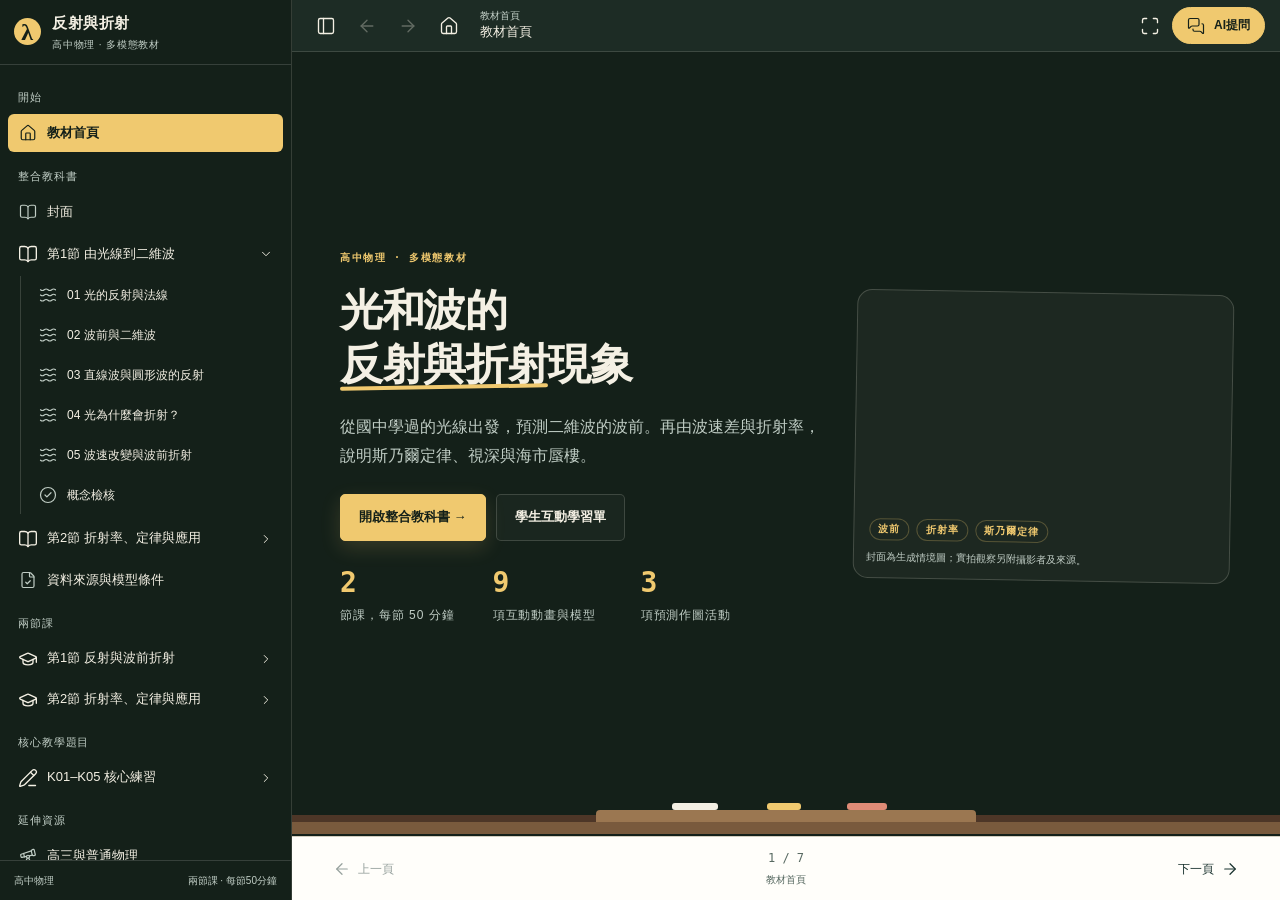
<file: index.html>
<!doctype html><html lang="zh-Hant"><head><meta charset="utf-8"><meta name="viewport" content="width=device-width,initial-scale=1"><title>光的反射與折射｜教材入口</title><meta http-equiv="refresh" content="0;url=網站/教材入口.html"><script>location.replace('網站/教材入口.html'+location.hash);</script></head><body><a href="網站/教材入口.html">開啟光的反射與折射教材</a></body></html>
</file>
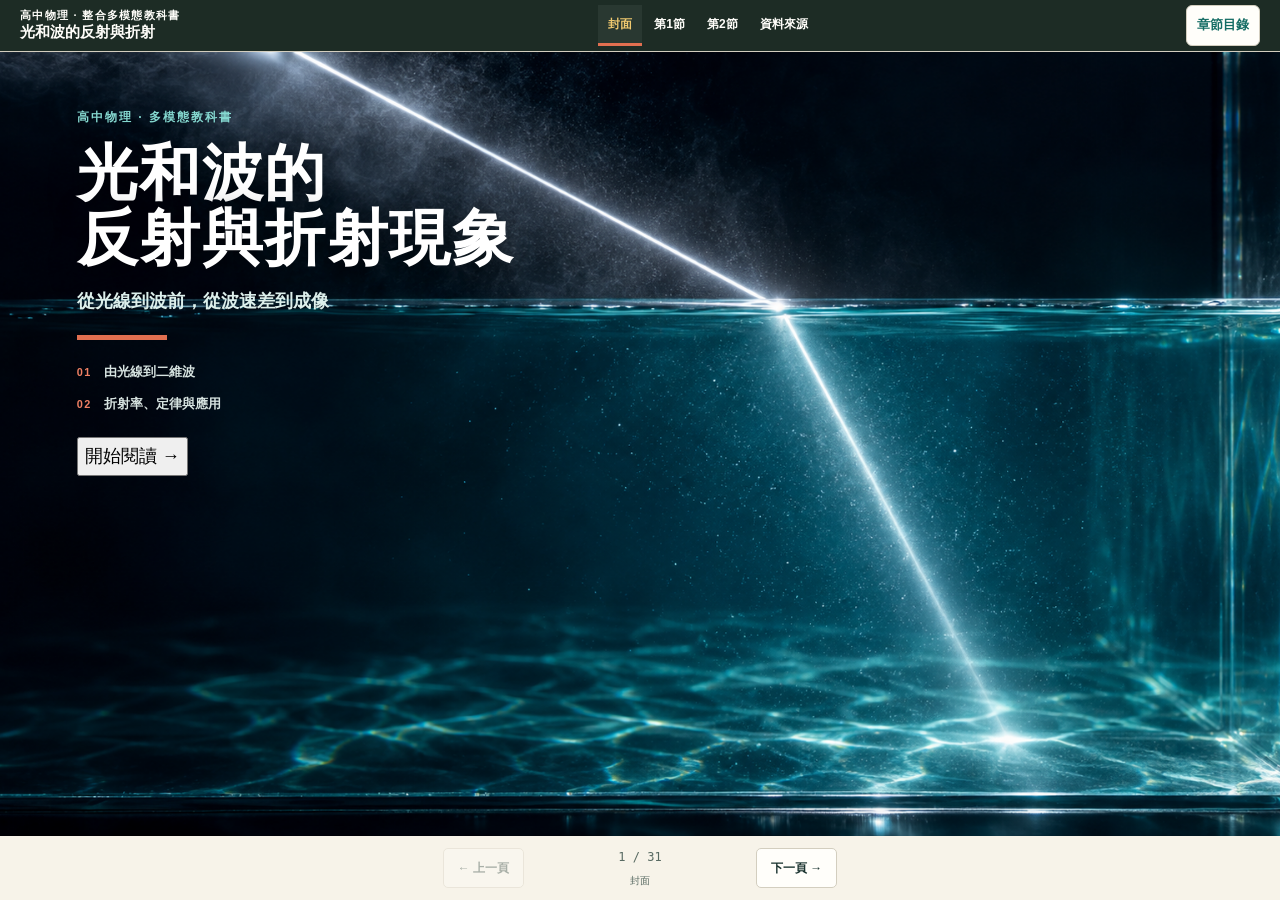
<file: 網站/index.html>
<!doctype html>
<html lang="zh-Hant"><head><meta charset="utf-8"><meta name="viewport" content="width=device-width,initial-scale=1"><title>光和波的反射與折射現象</title><link rel="stylesheet" href="assets/book-reference.css?v=forest-11"><link rel="stylesheet" href="assets/model-ui.css?v=forest-11"><link rel="stylesheet" href="assets/extension.css?v=forest-11"><link rel="stylesheet" href="assets/guided-layout.css?v=forest-11"><link rel="stylesheet" href="assets/screen-book.css?v=forest-11"><link rel="icon" href="[data-uri]"><link rel="stylesheet" href="assets/template-content.css?v=forest-11"><link rel="stylesheet" href="assets/concept-check.css?v=forest-11"><script src="assets/template-bridge.js?v=forest-11" defer></script></head><body data-mode="book"><script src="assets/data.js?v=forest-11"></script><script src="assets/photos.js?v=forest-11"></script><script src="assets/physics.js?v=forest-11"></script><script src="assets/reflection.js?v=forest-11"></script><script src="assets/simulations.js?v=forest-11"></script><script src="assets/lesson-layout.js?v=forest-11"></script><script src="assets/concept-check.js?v=forest-11"></script><script src="assets/screen-book.js?v=forest-11"></script><script src="assets/app.js?v=forest-11"></script></body></html>
</file>
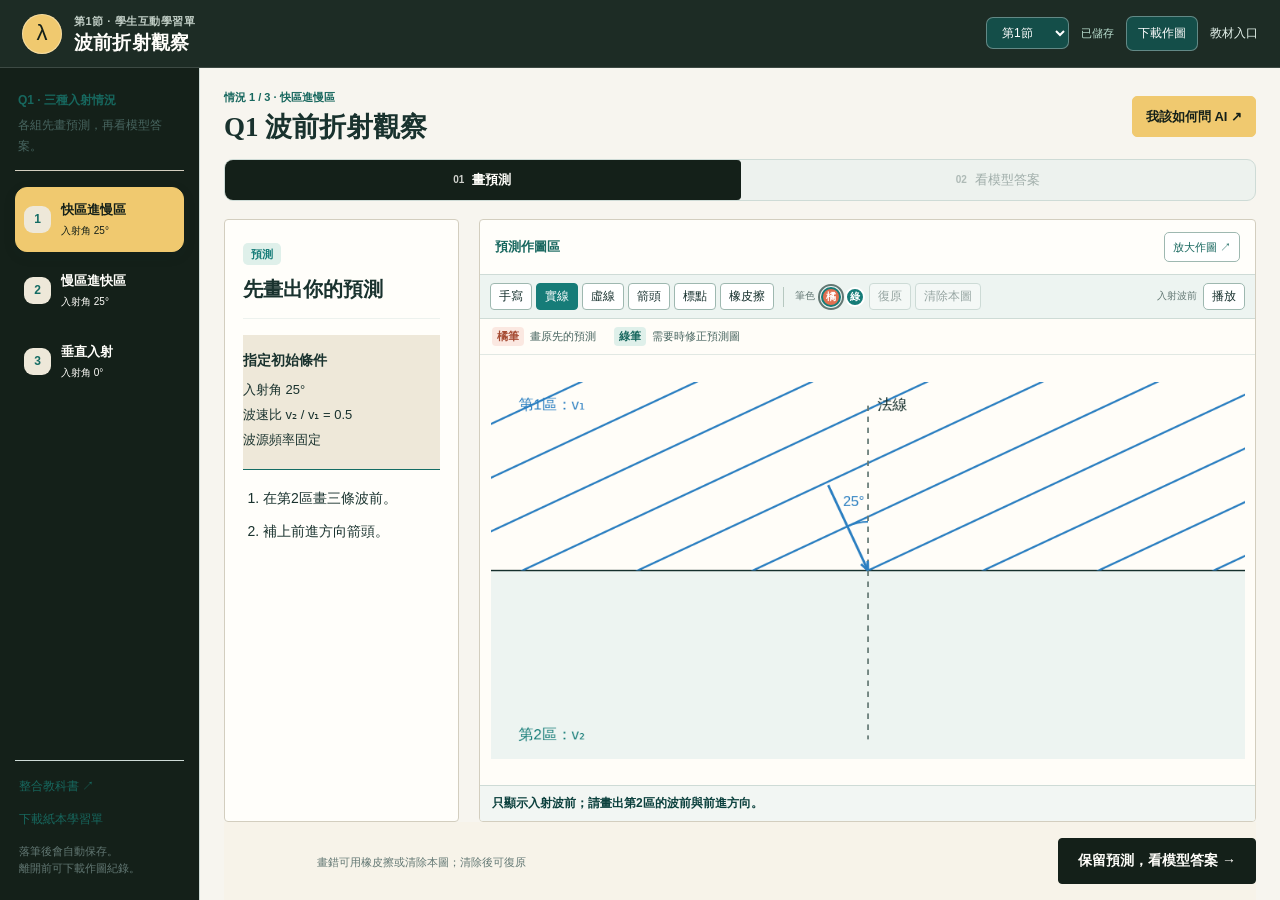
<file: 網站/學生探究.html>
<!doctype html>
<html lang="zh-Hant"><head><meta charset="utf-8"><meta name="viewport" content="width=device-width,initial-scale=1"><title>光的反射與折射｜學生互動學習單</title><link rel="stylesheet" href="assets/classroom-reference.css?v=forest-11"><link rel="stylesheet" href="assets/model-ui.css?v=forest-11"><link rel="stylesheet" href="assets/classroom.css?v=forest-11"><link rel="icon" href="[data-uri]"><link rel="stylesheet" href="assets/template-content.css?v=forest-11"><script src="assets/template-bridge.js?v=forest-11" defer></script></head><body data-mode="student"><script src="assets/data.js?v=forest-11"></script><script src="assets/photos.js?v=forest-11"></script><script src="assets/physics.js?v=forest-11"></script><script src="assets/reflection.js?v=forest-11"></script><script src="assets/simulations.js?v=forest-11"></script><script src="assets/lesson-layout.js?v=forest-11"></script><script src="assets/drawing.js?v=forest-11"></script><script src="assets/classroom.js?v=forest-11"></script><script src="assets/projection.js?v=forest-11"></script><script src="assets/app.js?v=forest-11"></script></body></html>
</file>
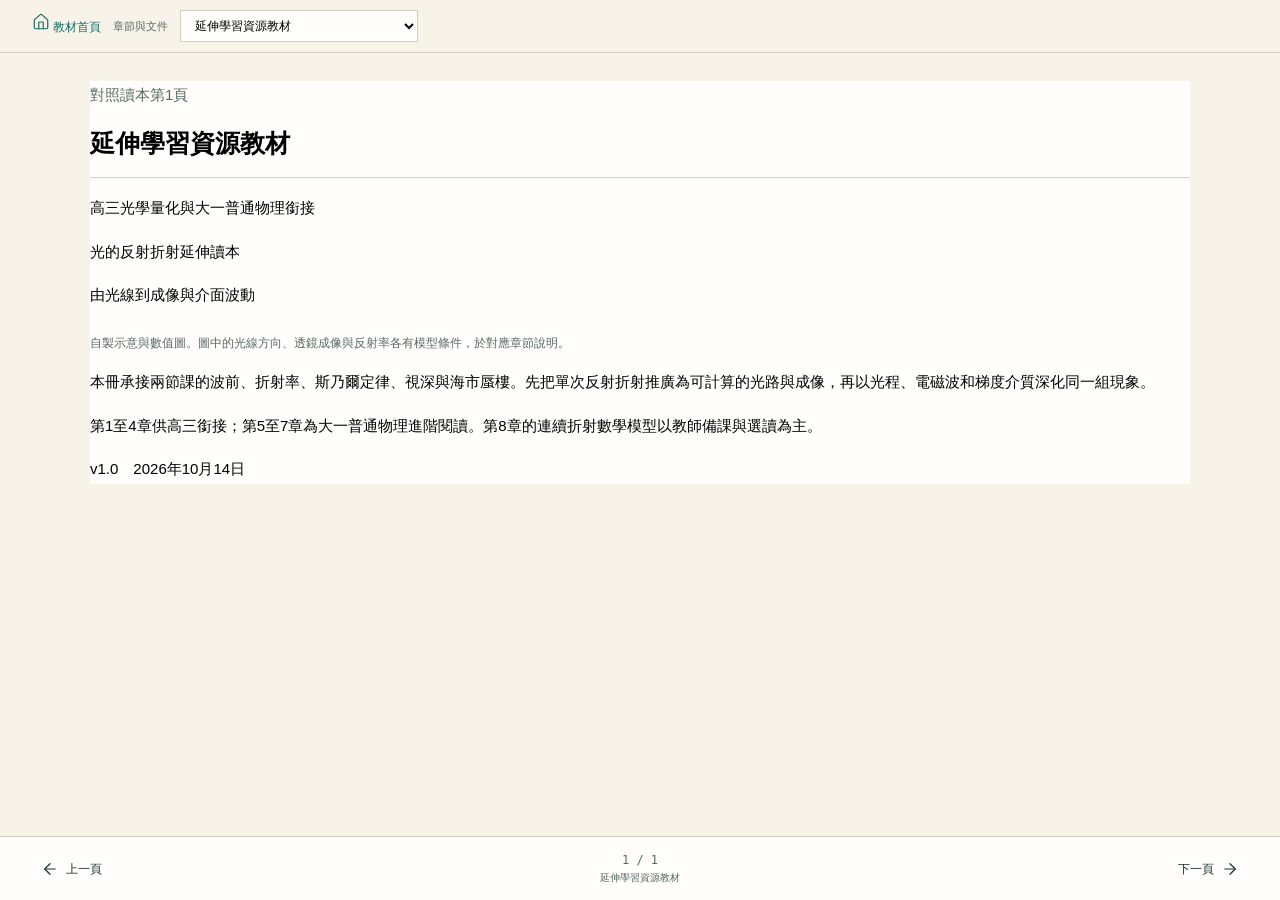
<file: 網站/延伸資源.html>
<!doctype html>
<html lang="zh-Hant"><head><meta charset="utf-8"><meta name="viewport" content="width=device-width,initial-scale=1"><title>光的反射折射｜延伸資源</title><meta name="description" content="與紙本同步的高三及普通物理延伸閱讀，含八章、公式、自製圖、11項自我檢核與跨年段資源規劃表。"><link rel="stylesheet" href="assets/extension.css?v=forest-11"><link rel="stylesheet" href="assets/template-content.css?v=forest-11"><script src="assets/template-bridge.js?v=forest-11" defer></script><script src="assets/lucide.min.js?v=forest-11" defer></script><script src="assets/template-page-flow.js?v=forest-11" defer></script><script src="assets/template-documents.js?v=forest-11" defer></script></head><body><a class="skip-link" href="#reader">跳到閱讀內容</a><header class="resource-header"><a href="%E6%95%99%E6%9D%90%E5%85%A5%E5%8F%A3.html#extension">← 教材入口</a><nav aria-label="資源導覽"><a href="index.html">整合教科書</a><a href="#reader">延伸學習資源教材</a></nav></header><div class="resource-shell"><aside class="contents"><details open><summary>章節目錄</summary><ol><li><a href="#section-1">延伸學習資源教材</a></li><li><a href="#section-2">閱讀起點與三階段學習進程</a></li><li><a href="#section-3">第一章 全反射的條件與臨界角</a></li><li><a href="#section-4">第一章續 光纖的入射範圍</a></li><li><a href="#section-5">第二章 平行玻璃板與稜鏡光路</a></li><li><a href="#section-6">第二章續 色散與不同波長的偏向</a></li><li><a href="#section-7">第三章 由反射定律到球面鏡成像</a></li><li><a href="#section-8">第四章 薄透鏡的作圖與量化</a></li><li><a href="#section-9">第四章續 製鏡者公式與光學儀器</a></li><li><a href="#section-10">第五章 光程與費馬原理的微分推導</a></li><li><a href="#section-11">第五章續 波前相位匹配與群速度</a></li><li><a href="#section-12">第六章 介面如何分配反射與透射能量</a></li><li><a href="#section-13">第六章續 反射相位接到薄膜干涉</a></li><li><a href="#section-14">第七章 偏振反射與布儒斯特角</a></li><li><a href="#section-15">第八章 由連續折射到梯度光路</a></li><li><a href="#section-16">第八章續 影像判讀與折射率量測</a></li><li><a href="#section-17">附錄A 公式用途與適用邊界</a></li><li><a href="#section-18">附錄B 高三延伸閱讀與操作資源</a></li><li><a href="#section-19">附錄B續 普物進階閱讀與來源</a></li><li><a href="#section-20">附錄C 自我檢核參考與學習證據</a></li></ol></details></aside><main><div class="resource-title"><p>光的反射折射 · 高三與普通物理</p><h1>延伸資源</h1><p>第1至4章供高三銜接，第5至7章為普通物理進階閱讀；第8章梯度數學模型供教師備課與選讀。課後閱讀或另排時間使用。</p></div><article id="reader"><section class="chapter" id="section-1" aria-labelledby="heading-1"><p class="paper-page">對照讀本第1頁</p><h2 id="heading-1">延伸學習資源教材</h2><p>高三光學量化與大一普通物理銜接</p><p>光的反射折射延伸讀本</p><p>由光線到成像與介面波動</p><figure><img loading="lazy" src="assets/%E5%BB%B6%E4%BC%B8%E8%B3%87%E6%BA%90/cover.svg" alt="自製示意與數值圖。圖中的光線方向、透鏡成像與反射率各有模型條件，於對應章節說明。"><figcaption>自製示意與數值圖。圖中的光線方向、透鏡成像與反射率各有模型條件，於對應章節說明。</figcaption></figure><p>本冊承接兩節課的波前、折射率、斯乃爾定律、視深與海市蜃樓。先把單次反射折射推廣為可計算的光路與成像，再以光程、電磁波和梯度介質深化同一組現象。</p><p>第1至4章供高三銜接；第5至7章為大一普通物理進階閱讀。第8章的連續折射數學模型以教師備課與選讀為主。</p><p>v1.0　2026年10月14日</p></section><section class="chapter" id="section-2" aria-labelledby="heading-2"><p class="paper-page">對照讀本第2頁</p><h2 id="heading-2">閱讀起點與三階段學習進程</h2><p>原教材已用波前幾何得到完整斯乃爾定律，也處理視深與連續折射。讀本因此從既有定律出發，不重複完整課堂推導；新增重點是臨界條件、多介面光路、成像量化，以及介面如何分配能量與改變相位。</p><div class="table-scroll" tabindex="0" role="region" aria-label="對照表"><table><thead><tr><th scope="col">階段</th><th scope="col">已會或新增的能力</th><th scope="col">數學與範圍</th></tr></thead><tbody><tr><td>目前兩節課</td><td>辨認波前與方向；由波速差說明折射；用入眼光路解釋視深和蜃景。</td><td>三角比與波前幾何；已會n=c/v及斯乃爾定律。</td></tr><tr><td>高三銜接 本冊第1至4章</td><td>計算臨界角、稜鏡偏向、鏡面與透鏡像距；用作圖檢查實像與虛像。</td><td>三角比、相似三角形與代數；近軸成像。</td></tr><tr><td>普物進階 第5至8章</td><td>以光程駐值與相位匹配重建定律；區分振幅與能量；閱讀偏振及梯度模型。</td><td>微分、電磁波；第8章的微分方程與數值法為選讀。</td></tr></tbody></table></div><h3>符號與閱讀路線</h3><div class="equation"><math xmlns="http://www.w3.org/1998/Math/MathML" display="block"><mrow><mtext>n=</mtext><mfrac><mrow><mtext>c</mtext></mrow><mrow><msub><mrow><mtext>v</mtext></mrow><mrow><mtext>p</mtext></mrow></msub></mrow></mfrac><mtext>；</mtext><msub><mrow><mtext>v</mtext></mrow><mrow><mtext>p</mtext></mrow></msub><mtext>=νλ；</mtext><msub><mrow><mtext>n</mtext></mrow><mrow><mtext>1</mtext></mrow></msub><mtext>sin </mtext><msub><mrow><mtext>θ</mtext></mrow><mrow><mtext>1</mtext></mrow></msub><mtext>=</mtext><msub><mrow><mtext>n</mtext></mrow><mrow><mtext>2</mtext></mrow></msub><mtext>sin </mtext><msub><mrow><mtext>θ</mtext></mrow><mrow><mtext>2</mtext></mrow></msub></mrow></math></div><p class="condition">ν是頻率，λ₀是真空波長，λ是介質中的波長。所有介面角度均由光線與當地法線量取。</p><p>本冊第3、4章以s表示物距、s′表示像距、f表示焦距。實物s&gt;0；實像s′&gt;0、虛像s′&lt;0；會聚元件f&gt;0、發散元件f&lt;0。本冊採實正虛負約定，並在鏡與透鏡兩章分別交代像所在一側。</p><p>若只做高中延伸，可讀第1至4章並操作H1、H2資源。想理解光學為何同時需要光線和波，可再讀第5至7章。第8章從原本的蜃景模型往數學延伸，不列為原課堂兩節的必答內容。</p></section><section class="chapter" id="section-3" aria-labelledby="heading-3"><p class="paper-page">對照讀本第3頁</p><h2 id="heading-3">第一章 全反射的條件與臨界角</h2><h3>1 1 從斯乃爾定律看折射的邊界</h3><p>光由較大折射率的介質進入較小折射率的介質時，折射角比入射角大。逐漸增加入射角，折射光會逐漸貼近界面；折射角達90°時的入射角稱為臨界角。反射光在這些情況下都仍遵守反射定律。</p><div class="equation"><math xmlns="http://www.w3.org/1998/Math/MathML" display="block"><mrow><msub><mrow><mtext>θ</mtext></mrow><mrow><mtext>c</mtext></mrow></msub><mtext>=</mtext><msup><mrow><mtext>sin</mtext></mrow><mrow><mtext>−1</mtext></mrow></msup><mtext>(</mtext><mfrac><mrow><msub><mrow><mtext>n</mtext></mrow><mrow><mtext>2</mtext></mrow></msub></mrow><mrow><msub><mrow><mtext>n</mtext></mrow><mrow><mtext>1</mtext></mrow></msub></mrow></mfrac><mtext>)</mtext></mrow></math></div><p class="condition">成立條件為n₁&gt;n₂。θ₁=θc是臨界狀態；θ₁&gt;θc才稱為全反射。</p><figure><img loading="lazy" src="assets/%E5%BB%B6%E4%BC%B8%E8%B3%87%E6%BA%90/tir.svg" alt="圖1　玻璃1.50進空氣1.00：由30°折射、41.8°臨界狀態到50°全反射。各角度均以虛線法線為準；線條粗細不代表光強。"><figcaption>圖1　玻璃1.50進空氣1.00：由30°折射、41.8°臨界狀態到50°全反射。各角度均以虛線法線為準；線條粗細不代表光強。</figcaption></figure><h3>1 2 數值例與方向檢查</h3><p>取n₁=1.50、n₂=1.00，臨界角為arcsin(1/1.50)≈41.8°。入射角30°時折射角約48.6°；入射角50°時，由斯乃爾式算出的sinθ₂約1.15，表示此時不存在普通的傳播折射光線，不能繼續把它送進反正弦求角度。</p><p>全反射也需要先確認介質順序。空氣射入玻璃時，n₁&lt;n₂，角度再大也不滿足這個條件。兩個必要判斷是「由高n往低n」以及「入射角超過該介面的臨界角」。</p><p>自我檢核1　水1.33進空氣1.00，入射角45°與55°何者全反射？請先算臨界角，再作圖。答案見附錄C。</p><a class="answer-link" href="#section-20">查看參考答案 →</a><p>連到普物　第6章會補充：全反射時低n側仍存在靠近界面的倏逝場。高中光線圖沒有畫透射光線，不等於那側的電磁場處處為零。閱讀資源H1與H3。</p></section><section class="chapter" id="section-4" aria-labelledby="heading-4"><p class="paper-page">對照讀本第4頁</p><h2 id="heading-4">第一章續 光纖的入射範圍</h2><h3>1 3 由界面角換成入口角</h3><p>階躍型光纖用較高n的纖芯與較低n的包覆層，把符合條件的光留在纖芯內。先考慮通過纖維軸的理想子午光線：它在芯內與軸夾角α，在芯與包覆層界面相對法線的入射角則為90°−α。這兩個角不能混用。</p><div class="equation"><math xmlns="http://www.w3.org/1998/Math/MathML" display="block"><mrow><msub><mrow><mtext>α</mtext></mrow><mrow><mtext>max</mtext></mrow></msub><mtext>=90°−</mtext><msub><mrow><mtext>θ</mtext></mrow><mrow><mtext>c</mtext></mrow></msub><mtext>；</mtext><msub><mrow><mtext>n</mtext></mrow><mrow><mtext>0</mtext></mrow></msub><mtext> sin </mtext><msub><mrow><mtext>θ</mtext></mrow><mrow><mtext>a</mtext></mrow></msub><mtext>=</mtext><msub><mrow><mtext>n</mtext></mrow><mrow><mtext>core</mtext></mrow></msub><mtext> sin α</mtext></mrow></math></div><p class="condition">θc由纖芯到包覆層的折射率比求出；入口外介質的n₀須另列。</p><p>入口的斯乃爾式是n₀ sinθa=ncore sinα。把界面的全反射條件代入入口關係，得到最大收光半角θa,max，並定義數值孔徑NA。</p><div class="equation"><math xmlns="http://www.w3.org/1998/Math/MathML" display="block"><mrow><mtext>NA=</mtext><msub><mrow><mtext>n</mtext></mrow><mrow><mtext>0</mtext></mrow></msub><mtext> sin </mtext><msub><mrow><mtext>θ</mtext></mrow><mrow><mtext>a,max</mtext></mrow></msub><mtext>=</mtext><msqrt><mrow><msup><mrow><msub><mrow><mtext>n</mtext></mrow><mrow><mtext>core</mtext></mrow></msub></mrow><mrow><mtext>2</mtext></mrow></msup><mtext>−</mtext><msup><mrow><msub><mrow><mtext>n</mtext></mrow><mrow><mtext>clad</mtext></mrow></msub></mrow><mrow><mtext>2</mtext></mrow></msup></mrow></msqrt></mrow></math></div><p class="condition">此式限階躍型、理想子午光線與平坦垂直端面；θa由光纖軸量取。</p><h3>1 4 數值例與真實光纖的限制</h3><p>設ncore=1.48、nclad=1.46、入口為空氣n₀=1.00。芯與包覆層的臨界角約80.6°，芯內α最大約9.4°。NA=√(1.48²−1.46²)≈0.242，故外部收光半角約14.0°；完整收光錐的頂角約28.0°。</p><div class="table-scroll" tabindex="0" role="region" aria-label="對照表"><table><thead><tr><th scope="col">角度</th><th scope="col">量取基準</th><th scope="col">本例</th></tr></thead><tbody><tr><td>θc</td><td>芯與包覆層的法線</td><td>約80.6°</td></tr><tr><td>αmax</td><td>纖芯內對光纖軸</td><td>約9.4°</td></tr><tr><td>θa,max</td><td>入口外對光纖軸</td><td>約14.0°</td></tr></tbody></table></div><p>光纖過度彎曲會改變光線撞上界面的條件，可能增加彎曲損耗。真實光纖還有吸收、散射與模式差異；單模光纖需用波導模態理解，不能只把一條反彈光線當成完整描述。</p><p>自我檢核2　若纖芯和包覆層折射率完全相同，這個光線模型的NA為多少？為何不再由此界面提供全反射導引？閱讀資源H3。</p><a class="answer-link" href="#section-20">查看參考答案 →</a></section><section class="chapter" id="section-5" aria-labelledby="heading-5"><p class="paper-page">對照讀本第5頁</p><h2 id="heading-5">第二章 平行玻璃板與稜鏡光路</h2><h3>2 1 平行介面使方向恢復但留下側移</h3><p>平行玻璃板的兩面法線平行。當入射與出射外介質相同，第一次折射使光偏向法線，第二次折射使光偏離法線；兩次斯乃爾式相消後，出射線與入射線平行。光線通過的位置仍改變，側移不等於方向角改變。</p><div class="equation"><math xmlns="http://www.w3.org/1998/Math/MathML" display="block"><mrow><mtext>d=</mtext><mfrac><mrow><mtext>t sin(i−r)</mtext></mrow><mrow><mtext>cos r</mtext></mrow></mfrac></mrow></math></div><p class="condition">t是沿玻璃板法線量到的厚度；d是入射線延長線與出射線的垂直間距。外介質需相同。</p><figure><img loading="lazy" src="assets/%E5%BB%B6%E4%BC%B8%E8%B3%87%E6%BA%90/plate.svg" alt="圖2　玻璃板內兩次折射與側移。黑色虛線為未放玻璃板時的路徑；彩色實線是實際光路。"><figcaption>圖2　玻璃板內兩次折射與側移。黑色虛線為未放玻璃板時的路徑；彩色實線是實際光路。</figcaption></figure><p>數值例　空氣1.00、玻璃1.50、厚度10.0 mm、入射角45.0°，折射角約28.1°。代入側移式得到d≈3.29 mm。垂直入射時i=r=0，側移為零，光速和波長仍在板內改變。</p><h3>2 2 不平行的介面產生偏向</h3><p>稜鏡的兩面不平行。設頂角A，兩次相對各自法線的內部角為r₁、r₂，外部入射角為i、出射角為e。在一般穿過兩面的光路幾何中，r₁+r₂=A，總偏向角δ=i+e−A。第二面可能全反射，須先確認光線能出射。</p><div class="equation"><math xmlns="http://www.w3.org/1998/Math/MathML" display="block"><mrow><mfrac><mrow><mtext>n</mtext></mrow><mrow><msub><mrow><mtext>n</mtext></mrow><mrow><mtext>0</mtext></mrow></msub></mrow></mfrac><mtext>=</mtext><mfrac><mrow><mtext>sin(</mtext><mfrac><mrow><mtext>A+</mtext><msub><mrow><mtext>δ</mtext></mrow><mrow><mtext>min</mtext></mrow></msub></mrow><mrow><mtext>2</mtext></mrow></mfrac><mtext>)</mtext></mrow><mrow><mtext>sin(</mtext><mfrac><mrow><mtext>A</mtext></mrow><mrow><mtext>2</mtext></mrow></mfrac><mtext>)</mtext></mrow></mfrac></mrow></math></div><p class="condition">最小偏向時，對稱光路滿足i=e、r₁=r₂=A/2。n是稜鏡折射率，n₀是兩側共同的外介質折射率。</p><p>自我檢核3　60°稜鏡在空氣中測得最小偏向角40°，求折射率。不要把頂角60°當成第一次入射角。答案見附錄C。閱讀資源H1與H3。</p><a class="answer-link" href="#section-20">查看參考答案 →</a></section><section class="chapter" id="section-6" aria-labelledby="heading-6"><p class="paper-page">對照讀本第6頁</p><h2 id="heading-6">第二章續 色散與不同波長的偏向</h2><h3>2 3 相同材料的折射率也可能隨波長改變</h3><p>前面把n當成定值，是針對指定波長的近似。白光含有不同頻率；透明材料的n通常隨頻率或真空波長改變，因此各色光在同一介面可有不同折射角。這就是材料色散。靜止介面兩側的頻率仍相同；顏色分開不是跨界後改變頻率。</p><div class="equation"><math xmlns="http://www.w3.org/1998/Math/MathML" display="block"><mrow><mtext>n=n(ν)；λ=</mtext><mfrac><mrow><msub><mrow><mtext>λ</mtext></mrow><mrow><mtext>0</mtext></mrow></msub></mrow><mrow><mtext>n(ν)</mtext></mrow></mfrac><mtext>；ν=</mtext><mfrac><mrow><mtext>c</mtext></mrow><mrow><msub><mrow><mtext>λ</mtext></mrow><mrow><mtext>0</mtext></mrow></msub></mrow></mfrac></mrow></math></div><p class="condition">λ₀為真空波長，ν為光頻率。比較材料色散時應先標示使用哪個波長或頻率。</p><h3>2 4 用最小偏向比較紅光與藍光</h3><p>取頂角A=60°、外介質空氣1.00。假設同一玻璃在紅光波段nred=1.514，在藍光波段nblue=1.530。這些是教學用設定，並非某一指定玻璃的檢測資料。</p><div class="equation"><math xmlns="http://www.w3.org/1998/Math/MathML" display="block"><mrow><msub><mrow><mtext>δ</mtext></mrow><mrow><mtext>min</mtext></mrow></msub><mtext>=2</mtext><msup><mrow><mtext>sin</mtext></mrow><mrow><mtext>−1</mtext></mrow></msup><mtext>[</mtext><mfrac><mrow><mtext>n</mtext></mrow><mrow><msub><mrow><mtext>n</mtext></mrow><mrow><mtext>0</mtext></mrow></msub></mrow></mfrac><mtext> sin(</mtext><mfrac><mrow><mtext>A</mtext></mrow><mrow><mtext>2</mtext></mrow></mfrac><mtext>)]−A</mtext></mrow></math></div><p class="condition">各色的最小偏向角須分別在其對稱光路下求取；此例比較各色最小值，不聲稱固定同一入射角時兩者同時達最小。</p><p>紅光最小偏向約38.4°，藍光約39.8°；差約1.4°。這組設定中較短波長的n較大，因此藍光偏向較大。這是一般可見透明波段常見的正常色散趨勢，不能推廣成所有材料、所有頻段的固定規則。</p><div class="table-scroll" tabindex="0" role="region" aria-label="對照表"><table><thead><tr><th scope="col">比較項目</th><th scope="col">稜鏡色散</th><th scope="col">光柵繞射</th></tr></thead><tbody><tr><td>主要機制</td><td>折射率隨頻率改變</td><td>週期結構使不同波長在不同方向相長</td></tr><tr><td>位置規律</td><td>兩面斯乃爾定律與稜鏡幾何</td><td>正入射時d sinθ=mλ</td></tr><tr><td>本例的紅藍關係</td><td>藍光最小偏向較大</td><td>同一非零級次紅光角度較大</td></tr></tbody></table></div><p>這個比較可接回干涉範例的光碟與光柵延伸。看見彩色現象時，應先辨認裝置結構和量測方向，再選用相應模型。</p><p>自我檢核4　只知道紅藍兩種光進入同一玻璃，能否斷言介面改變了它們的頻率？用ν與λ分別回答。閱讀資源H3。</p><a class="answer-link" href="#section-20">查看參考答案 →</a></section><section class="chapter" id="section-7" aria-labelledby="heading-7"><p class="paper-page">對照讀本第7頁</p><h2 id="heading-7">第三章 由反射定律到球面鏡成像</h2><h3>3 1 曲面上的法線指向曲率中心</h3><p>球面鏡每一小段表面都遵守反射定律，但各處法線方向不同。靠近主軸的光線反射後可用單一焦點近似描述：凹面鏡會聚，凸面鏡發散。球面鏡不是在所有入射高度都完全聚於一點，下面公式限近軸光線。</p><div class="equation"><math xmlns="http://www.w3.org/1998/Math/MathML" display="block"><mrow><mfrac><mrow><mtext>1</mtext></mrow><mrow><mtext>s</mtext></mrow></mfrac><mtext>+</mtext><mfrac><mrow><mtext>1</mtext></mrow><mrow><mtext>s′</mtext></mrow></mfrac><mtext>=</mtext><mfrac><mrow><mtext>1</mtext></mrow><mrow><mtext>f</mtext></mrow></mfrac><mtext>≈</mtext><mfrac><mrow><mtext>2</mtext></mrow><mrow><msub><mrow><mtext>R</mtext></mrow><mrow><mtext>c</mtext></mrow></msub></mrow></mfrac><mtext>；m=−</mtext><mfrac><mrow><mtext>s′</mtext></mrow><mrow><mtext>s</mtext></mrow></mfrac></mrow></math></div><p class="condition">s、s′採實正虛負；凹面鏡f&gt;0、凸面鏡f&lt;0。實像在鏡前，虛像在鏡後。Rc是按此約定帶符號的曲率半徑。</p><p>近軸關係可由反射角與幾何讀出。光線在高度h撞上鏡面時，相對主軸的物方角、像方角約為h/s、h/s′，法線傾角約h/Rc。反射定律令物方角與像方角的和約為兩倍法線傾角，消去h後得到成像式；平行入射s趨近無窮時，s′=f≈Rc/2。</p><h3>3 2 數值例與像的性質</h3><p>凹面鏡f=12.0 cm，實物在s=36.0 cm。由1/s′=1/12−1/36得到s′=18.0 cm，放大率m=−18/36=−0.50；像在鏡前、倒立、縮小，可用屏幕接到。</p><p>把物移到s=8.0 cm，得到s′=−24.0 cm、m=+3.0。像在鏡後、正立、放大，為反射光反向延長線的交會處；屏幕放在鏡後並不能接到這個像。</p><div class="table-scroll" tabindex="0" role="region" aria-label="對照表"><table><thead><tr><th scope="col">檢查</th><th scope="col">實像</th><th scope="col">虛像</th></tr></thead><tbody><tr><td>光線</td><td>反射後實際會聚</td><td>反射光反向延長線會聚</td></tr><tr><td>位置與符號</td><td>鏡前 s′&gt;0</td><td>鏡後 s′&lt;0</td></tr><tr><td>屏幕</td><td>可在實像位置接收</td><td>不能以屏幕接收延長線交點</td></tr></tbody></table></div><p>自我檢核5　凸面鏡f=−15 cm，物距s=30 cm，求像距與放大率。檢查結果是否符合正立縮小的光路。閱讀資源H2與H3。</p><a class="answer-link" href="#section-20">查看參考答案 →</a></section><section class="chapter" id="section-8" aria-labelledby="heading-8"><p class="paper-page">對照讀本第8頁</p><h2 id="heading-8">第四章 薄透鏡的作圖與量化</h2><h3>4 1 兩次折射組成會聚或發散元件</h3><p>透鏡兩面的形狀使不同高度的光線經兩次折射後改變方向。先採薄透鏡與近軸模型：相對空氣會聚的透鏡f&gt;0，發散的透鏡f&lt;0。厚度可忽略時，兩次折射以一個透鏡平面近似。</p><div class="equation"><math xmlns="http://www.w3.org/1998/Math/MathML" display="block"><mrow><mfrac><mrow><mtext>1</mtext></mrow><mrow><mtext>s</mtext></mrow></mfrac><mtext>+</mtext><mfrac><mrow><mtext>1</mtext></mrow><mrow><mtext>s′</mtext></mrow></mfrac><mtext>=</mtext><mfrac><mrow><mtext>1</mtext></mrow><mrow><mtext>f</mtext></mrow></mfrac><mtext>；m=</mtext><mfrac><mrow><mtext>h′</mtext></mrow><mrow><mtext>h</mtext></mrow></mfrac><mtext>=−</mtext><mfrac><mrow><mtext>s′</mtext></mrow><mrow><mtext>s</mtext></mrow></mfrac></mrow></math></div><p class="condition">實物s&gt;0；實像在出射側s′&gt;0，虛像在入射側s′&lt;0。m&lt;0表示倒立，m&gt;0表示正立。</p><figure><img loading="lazy" src="assets/%E5%BB%B6%E4%BC%B8%E8%B3%87%E6%BA%90/lens.svg" alt="圖3　f=10 cm、s=30 cm時的兩條代表光線。實際光線在右側相交形成倒立像；透鏡中心直穿光線只在薄透鏡、相同外介質模型下近似成立。"><figcaption>圖3　f=10 cm、s=30 cm時的兩條代表光線。實際光線在右側相交形成倒立像；透鏡中心直穿光線只在薄透鏡、相同外介質模型下近似成立。</figcaption></figure><p>先畫主軸、透鏡平面和兩側焦點。從物體頂端畫平行主軸的光線，出射後通過像方焦點；再畫通過透鏡中心的近似直線。兩線相交決定像的頂端，並可用相似三角形得到m=−s′/s與薄透鏡成像式。</p><h3>4 2 數值例</h3><p>會聚透鏡f=10.0 cm，物距30.0 cm，像距s′=15.0 cm、m=−0.50。若物高4.0 cm，像高為−2.0 cm；負號表示上下倒轉，不表示長度小於零。</p><p>物距改為6.0 cm，得到s′=−15.0 cm、m=+2.5。此時右側出射光發散，反向延長線在左側相交，形成正立放大的虛像。</p><p>自我檢核6　發散透鏡f=−10 cm、實物距30 cm，求像距、放大率和像所在一側。閱讀資源H2與H3。</p><a class="answer-link" href="#section-20">查看參考答案 →</a></section><section class="chapter" id="section-9" aria-labelledby="heading-9"><p class="paper-page">對照讀本第9頁</p><h2 id="heading-9">第四章續 製鏡者公式與光學儀器</h2><h3>4 3 形狀之外還要比較內外折射率</h3><p>外觀看來凸的透鏡，不一定在所有外介質中都會聚。薄透鏡浸在均勻介質中時，焦距取決於透鏡與外界的相對折射率，以及兩面曲率。這是從球面折射推廣而來的製鏡者公式。</p><div class="equation"><math xmlns="http://www.w3.org/1998/Math/MathML" display="block"><mrow><mfrac><mrow><mtext>1</mtext></mrow><mrow><mtext>f</mtext></mrow></mfrac><mtext>=(</mtext><mfrac><mrow><msub><mrow><mtext>n</mtext></mrow><mrow><mtext>L</mtext></mrow></msub></mrow><mrow><msub><mrow><mtext>n</mtext></mrow><mrow><mtext>M</mtext></mrow></msub></mrow></mfrac><mtext>−1)(</mtext><mfrac><mrow><mtext>1</mtext></mrow><mrow><msub><mrow><mtext>R</mtext></mrow><mrow><mtext>1</mtext></mrow></msub></mrow></mfrac><mtext>−</mtext><mfrac><mrow><mtext>1</mtext></mrow><mrow><msub><mrow><mtext>R</mtext></mrow><mrow><mtext>2</mtext></mrow></msub></mrow></mfrac><mtext>)</mtext></mrow></math></div><p class="condition">光從左向右；某面曲率中心在該面右方時R&gt;0、左方時R&lt;0。R₁、R₂依此座標約定，勿套用第3章鏡面實正虛負的Rc。限薄透鏡、近軸、兩側同一外介質。</p><p>數值例　雙凸透鏡nL=1.50，R₁=+20 cm、R₂=−20 cm。在空氣nM=1.00中f=20 cm；浸入nM=1.33的水中，相對折射率差變小，f約78 cm。若外介質nM&gt;nL，公式可給出f&lt;0，外形雙凸也會成為發散元件。</p><h3>4 4 放大鏡的角放大率</h3><p>線放大率比較像高和物高；角放大率比較眼睛看到的角度。對同一個小物，無輔助時放在明視距D，視角近似h/D；使用放大鏡並把物置於焦平面，出射近平行、眼睛放鬆時視角近似h/f。</p><div class="equation"><math xmlns="http://www.w3.org/1998/Math/MathML" display="block"><mrow><msub><mrow><mtext>M</mtext></mrow><mrow><mtext>angular</mtext></mrow></msub><mtext>≈</mtext><mfrac><mrow><mtext>h/f</mtext></mrow><mrow><mtext>h/D</mtext></mrow></mfrac><mtext>=</mtext><mfrac><mrow><mtext>D</mtext></mrow><mrow><mtext>f</mtext></mrow></mfrac></mrow></math></div><p class="condition">D常以25 cm作教學基準，是約定參考距離；上式限小視角、薄透鏡，眼睛放鬆且像在無窮遠。</p><p>焦距5.0 cm的放大鏡在此約定下角放大率約5倍。這不是說它形成高5倍的實像；若改讓虛像在近點，角放大率的條件與公式也會改變。</p><p>相機把實像記錄在感光面，放大鏡提供虛像給眼睛；望遠鏡與顯微鏡可視為接續的成像元件。本冊先到單元件與一次角放大，鏡組設計留待後續。球面像差、色差與繞射會限制成像；縮光圈可減少部分幾何像差，卻會增加繞射展寬，可接回干涉範例的解析度延伸。</p><p>自我檢核7　相同雙凸透鏡若nL=nM，製鏡者公式給出的光學效果為何？閱讀資源H3；U1可供教師補看球面折射推導。</p><a class="answer-link" href="#section-20">查看參考答案 →</a></section><section class="chapter" id="section-10" aria-labelledby="heading-10"><p class="paper-page">對照讀本第10頁</p><h2 id="heading-10">第五章 光程與費馬原理的微分推導</h2><h3>5 1 從每一段的耗時建立光程</h3><p>原教材的救生員類比比較兩區的行走耗時。光的對應量是光程：一段長度L、折射率n的光程為nL，單位仍是長度。指定單色波在不吸收、各向同性介質中的路徑，光程也決定累積相位。弱色散或不考慮脈衝群延遲時，可用光程除以c對應相位傳播時間。</p><div class="equation"><math xmlns="http://www.w3.org/1998/Math/MathML" display="block"><mrow><msub><mrow><mtext>L</mtext></mrow><mrow><mtext>opt</mtext></mrow></msub><mtext>=∑</mtext><msub><mrow><mtext>n</mtext></mrow><mrow><mtext>j</mtext></mrow></msub><msub><mrow><mtext>L</mtext></mrow><mrow><mtext>j</mtext></mrow></msub><mtext>=∫n ds；Δφ=</mtext><mfrac><mrow><mtext>2π</mtext><msub><mrow><mtext>L</mtext></mrow><mrow><mtext>opt</mtext></mrow></msub></mrow><mrow><msub><mrow><mtext>λ</mtext></mrow><mrow><mtext>0</mtext></mrow></msub></mrow></mfrac></mrow></math></div><p class="condition">分段均勻介質可用總和；連續介質用沿路徑的積分。ds是路徑上的微小弧長。</p><h3>5 2 固定兩端點只改變過界位置</h3><p>把介面設為水平線。上方起點A距介面a，下方終點B距介面b；A、B的水平距離為D。過界點距A的水平投影為x，因此兩段長度分別為√(a²+x²)與√(b²+(D−x)²)。</p><div class="equation"><math xmlns="http://www.w3.org/1998/Math/MathML" display="block"><mrow><msub><mrow><mtext>L</mtext></mrow><mrow><mtext>opt</mtext></mrow></msub><mtext>(x)=</mtext><msub><mrow><mtext>n</mtext></mrow><mrow><mtext>1</mtext></mrow></msub><msqrt><mrow><msup><mrow><mtext>a</mtext></mrow><mrow><mtext>2</mtext></mrow></msup><mtext>+</mtext><msup><mrow><mtext>x</mtext></mrow><mrow><mtext>2</mtext></mrow></msup></mrow></msqrt><mtext>+</mtext><msub><mrow><mtext>n</mtext></mrow><mrow><mtext>2</mtext></mrow></msub><msqrt><mrow><msup><mrow><mtext>b</mtext></mrow><mrow><mtext>2</mtext></mrow></msup><mtext>+</mtext><msup><mrow><mtext>(D−x)</mtext></mrow><mrow><mtext>2</mtext></mrow></msup></mrow></msqrt></mrow></math></div><p class="condition">本模型的a、b、n₁、n₂固定且皆為正；只對x微分。</p><div class="equation"><math xmlns="http://www.w3.org/1998/Math/MathML" display="block"><mrow><mfrac><mrow><mtext>d</mtext><msub><mrow><mtext>L</mtext></mrow><mrow><mtext>opt</mtext></mrow></msub></mrow><mrow><mtext>dx</mtext></mrow></mfrac><mtext>=</mtext><mfrac><mrow><msub><mrow><mtext>n</mtext></mrow><mrow><mtext>1</mtext></mrow></msub><mtext>x</mtext></mrow><mrow><msub><mrow><mtext>L</mtext></mrow><mrow><mtext>1</mtext></mrow></msub></mrow></mfrac><mtext>−</mtext><mfrac><mrow><msub><mrow><mtext>n</mtext></mrow><mrow><mtext>2</mtext></mrow></msub><mtext>(D−x)</mtext></mrow><mrow><msub><mrow><mtext>L</mtext></mrow><mrow><mtext>2</mtext></mrow></msub></mrow></mfrac><mtext>=0</mtext></mrow></math><math xmlns="http://www.w3.org/1998/Math/MathML" display="block"><mrow><msub><mrow><mtext>n</mtext></mrow><mrow><mtext>1</mtext></mrow></msub><mtext>sin </mtext><msub><mrow><mtext>θ</mtext></mrow><mrow><mtext>1</mtext></mrow></msub><mtext>=</mtext><msub><mrow><mtext>n</mtext></mrow><mrow><mtext>2</mtext></mrow></msub><mtext>sin </mtext><msub><mrow><mtext>θ</mtext></mrow><mrow><mtext>2</mtext></mrow></msub></mrow></math></div><p class="condition">x/L₁=sinθ₁，(D−x)/L₂=sinθ₂；微分等於零正好給出斯乃爾定律。</p><p>這說明最短幾何距離與最短耗時不同。光線在速度較快的一側可能多走一段，換取整體較短的相位傳播時間；結果由定律與幾何共同決定，不需把光描述成先比較候選路線的有意識行為。</p><p>費馬原理較一般的表述是光程對附近路徑變化為駐值。本章兩均勻介質、固定端點、單次穿越平介面的光程函數具有最小值；換成其他成像系統，不應先假定所有駐值都必然是全域最小。閱讀資源U1。</p></section><section class="chapter" id="section-11" aria-labelledby="heading-11"><p class="paper-page">對照讀本第11頁</p><h2 id="heading-11">第五章續 波前相位匹配與群速度</h2><h3>5 3 同一介面必須維持連續的相位關係</h3><p>波前幾何與費馬推導都給出同一折射角。普物還可用平面波的相位表示理解：相位是k·r−ωt，波向量k的方向是傳播方向，大小為2π/λ。靜止而均勻的介面，沿界面的相位變化率必須一致，因此入射、反射與透射波的切向波向量相同；時間變化率一致則使頻率相同。</p><div class="equation"><math xmlns="http://www.w3.org/1998/Math/MathML" display="block"><mrow><msub><mrow><mtext>k</mtext></mrow><mrow><mtext>1</mtext></mrow></msub><mtext>sin </mtext><msub><mrow><mtext>θ</mtext></mrow><mrow><mtext>1</mtext></mrow></msub><mtext>=</mtext><msub><mrow><mtext>k</mtext></mrow><mrow><mtext>2</mtext></mrow></msub><mtext>sin </mtext><msub><mrow><mtext>θ</mtext></mrow><mrow><mtext>2</mtext></mrow></msub><mtext>；k=</mtext><mfrac><mrow><mtext>2π</mtext></mrow><mrow><mtext>λ</mtext></mrow></mfrac><mtext>=</mtext><mfrac><mrow><mtext>nω</mtext></mrow><mrow><mtext>c</mtext></mrow></mfrac></mrow></math></div><p class="condition">kparallel=k sinθ，角度由法線量起。反射仍在介質1中，故同樣得到反射角等於入射角。</p><h3>5 4 相位速度不一定等於脈衝包絡速度</h3><p>n=c/v中的v在本冊指相位速度。一個光脈衝由一小段頻率範圍的波組成；在弱色散、窄頻且不強烈吸收或變形的條件下，脈衝包絡的速度以群速度描述。不同頻率的n不同時，群速度與相位速度可能不同。</p><div class="equation"><math xmlns="http://www.w3.org/1998/Math/MathML" display="block"><mrow><msub><mrow><mtext>v</mtext></mrow><mrow><mtext>p</mtext></mrow></msub><mtext>=</mtext><mfrac><mrow><mtext>ω</mtext></mrow><mrow><mtext>k</mtext></mrow></mfrac><mtext>=</mtext><mfrac><mrow><mtext>c</mtext></mrow><mrow><mtext>n</mtext></mrow></mfrac><mtext>；</mtext><msub><mrow><mtext>v</mtext></mrow><mrow><mtext>g</mtext></mrow></msub><mtext>=</mtext><mfrac><mrow><mtext>dω</mtext></mrow><mrow><mtext>dk</mtext></mrow></mfrac><mtext>=</mtext><mfrac><mrow><mtext>c</mtext></mrow><mrow><msub><mrow><mtext>n</mtext></mrow><mrow><mtext>g</mtext></mrow></msub></mrow></mfrac></mrow></math><math xmlns="http://www.w3.org/1998/Math/MathML" display="block"><mrow><msub><mrow><mtext>n</mtext></mrow><mrow><mtext>g</mtext></mrow></msub><mtext>=n−</mtext><msub><mrow><mtext>λ</mtext></mrow><mrow><mtext>0</mtext></mrow></msub><mfrac><mrow><mtext>dn</mtext></mrow><mrow><mtext>d</mtext><msub><mrow><mtext>λ</mtext></mrow><mrow><mtext>0</mtext></mrow></msub></mrow></mfrac></mrow></math></div><p class="condition">ng為群折射率。以真空波長λ₀作變數時須用dn/dλ₀，不要把介質內波長直接代入導數。</p><p>數值例　某材料在λ₀=600 nm處n=1.50，並給定局部斜率dn/dλ₀=−2.0×10⁻⁵ nm⁻¹。群折射率ng=1.50−600(−2.0×10⁻⁵)=1.512。相位速度約2.00×10⁸ m/s，群速度約1.98×10⁸ m/s。斜率和波長以相同單位相乘後，ng沒有單位。</p><p>本頁把第2章的色散延伸為速度定義的區分。費馬光程式主要描述單色波的相位路徑；若問光纖訊號的脈衝延遲，還需群折射率和脈衝傳播條件。</p><p>自我檢核8　若指定頻段內dn/dλ₀≈0，ng與n、群速度與相位速度會有何關係？閱讀資源U1；此項為普物選讀。</p><a class="answer-link" href="#section-20">查看參考答案 →</a></section><section class="chapter" id="section-12" aria-labelledby="heading-12"><p class="paper-page">對照讀本第12頁</p><h2 id="heading-12">第六章 介面如何分配反射與透射能量</h2><h3>6 1 光路定律沒有給出反射了多少能量</h3><p>斯乃爾定律與反射定律決定光線的方向，不能單獨決定兩束光的能量。要知道反射與透射比例，普物把光視為電磁波，利用介面的電場、磁場邊界條件。本章先限正入射、無吸收、非磁性、平坦的兩個均勻介質。</p><p>電場切向分量連續：Ei+Er=Et。因反射波傳播方向反轉，相應磁場的符號改變；在非磁性介質，H與nE成正比，故n₁(Ei−Er)=n₂Et。聯立這兩式，便能得到電場振幅反射係數r與透射係數t。</p><div class="equation"><math xmlns="http://www.w3.org/1998/Math/MathML" display="block"><mrow><mtext>r=</mtext><mfrac><mrow><msub><mrow><mtext>n</mtext></mrow><mrow><mtext>1</mtext></mrow></msub><mtext>−</mtext><msub><mrow><mtext>n</mtext></mrow><mrow><mtext>2</mtext></mrow></msub></mrow><mrow><msub><mrow><mtext>n</mtext></mrow><mrow><mtext>1</mtext></mrow></msub><mtext>+</mtext><msub><mrow><mtext>n</mtext></mrow><mrow><mtext>2</mtext></mrow></msub></mrow></mfrac><mtext>；t=</mtext><mfrac><mrow><mtext>2</mtext><msub><mrow><mtext>n</mtext></mrow><mrow><mtext>1</mtext></mrow></msub></mrow><mrow><msub><mrow><mtext>n</mtext></mrow><mrow><mtext>1</mtext></mrow></msub><mtext>+</mtext><msub><mrow><mtext>n</mtext></mrow><mrow><mtext>2</mtext></mrow></msub></mrow></mfrac></mrow></math></div><p class="condition">同一固定切向電場基準下r=Er/Ei、t=Et/Ei。r可為負，負號表示相位反轉。</p><p>能流與n|E|²成正比，所以反射率為|r|²；透射率還必須乘上n₂/n₁。不能把振幅平方一律直接當能量比例。</p><div class="equation"><math xmlns="http://www.w3.org/1998/Math/MathML" display="block"><mrow><mtext>R=</mtext><msup><mrow><mtext>|r|</mtext></mrow><mrow><mtext>2</mtext></mrow></msup><mtext>；T=</mtext><mfrac><mrow><msub><mrow><mtext>n</mtext></mrow><mrow><mtext>2</mtext></mrow></msub></mrow><mrow><msub><mrow><mtext>n</mtext></mrow><mrow><mtext>1</mtext></mrow></msub></mrow></mfrac><msup><mrow><mtext>|t|</mtext></mrow><mrow><mtext>2</mtext></mrow></msup><mtext>；R+T=1</mtext></mrow></math></div><p class="condition">本頁是正入射的能量係數。斜入射還須加入cosθ與偏振條件；不吸收時R+T=1。</p><h3>6 2 數值例</h3><p>空氣1.00正入射玻璃1.50，r=−0.20、t=0.80，因此R=0.040、T=0.960。一個單介面反射4.0%、透射96.0%；t²=0.64不是本題的透射能量比例。若入射功率100 mW，在理想單介面中反射4.0 mW、透射96.0 mW。</p><p>這個結果限第一個單介面。有限玻璃板還有第二面與多次內反射；若是相干薄膜，還需加上各束相位再求合成能量。原教材的波前動畫若沒有能量模型，也不能用線條顏色推估R或T。閱讀資源U2。</p></section><section class="chapter" id="section-13" aria-labelledby="heading-13"><p class="paper-page">對照讀本第13頁</p><h2 id="heading-13">第六章續 反射相位接到薄膜干涉</h2><h3>6 3 振幅的負號為何改變干涉條件</h3><p>在上一頁固定切向電場與正入射約定下，n₁&lt;n₂給出r&lt;0，反射電場多出π相位；n₁&gt;n₂且未全反射時r&gt;0，沒有這個π反轉。當兩束光再次相遇，反射相位必須加進總相位差，不能只比較路程。</p><div class="equation"><math xmlns="http://www.w3.org/1998/Math/MathML" display="block"><mrow><mtext>Δφ=</mtext><mfrac><mrow><mtext>2π</mtext></mrow><mrow><msub><mrow><mtext>λ</mtext></mrow><mrow><mtext>0</mtext></mrow></msub></mrow></mfrac><mtext>(2</mtext><msub><mrow><mtext>n</mtext></mrow><mrow><mtext>f</mtext></mrow></msub><mtext>d)+</mtext><msub><mrow><mtext>Δφ</mtext></mrow><mrow><mtext>reflection</mtext></mrow></msub></mrow></math></div><p class="condition">正入射平行薄膜；nf為膜折射率，d為厚度；λ₀是真空波長。Δφreflection指兩路的相對反射相位。</p><h3>6 4 數值例與干涉教材銜接</h3><p>空氣中的透明薄膜nf=1.40，兩路主要反射光分別在上、下表面反射。上表面空氣進膜的反射有π反轉；下表面膜進空氣沒有，故相對反射相位為π。若λ₀=560 nm，希望反射增強，最小非零厚度d=λ₀/(4nf)=100 nm。此時往返光程2nfd=λ₀/2，再加π反轉後總相位差為2π。</p><p>這頁可直接接回干涉範例的薄膜章：反射折射單元提供光路、振幅與相位來源，干涉單元再計算疊加。兩束強度若不同，相長或相消的相位條件仍可判讀，但暗紋不一定降到零；四分之一波厚度也不單獨保證所有材料、波長和角度都零反射。</p><h3>6 5 全反射時的低折射率側</h3><p>超過臨界角時，切向波向量仍需匹配，但低n側不能形成向外傳播的普通平面波。它可形成沿法線方向衰減的倏逝場。理想單界面全反射時R=1，沒有向低n側遠方輸出的平均法向能流；反射相位則依角度與偏振改變，不能一律當成0或π。</p><p>若低n層很薄，附近又有另一個介質，倏逝場可與其耦合，形成受抑全反射；這超出單介面光線模型。本冊只建立場存在與能流的區分，不推導穿透深度或完整複數Fresnel係數。</p><p>自我檢核9　反射係數r=−0.20的負號是否表示負能量？請分別說明振幅、相位與反射率。閱讀資源U2。</p><a class="answer-link" href="#section-20">查看參考答案 →</a></section><section class="chapter" id="section-14" aria-labelledby="heading-14"><p class="paper-page">對照讀本第14頁</p><h2 id="heading-14">第七章 偏振反射與布儒斯特角</h2><h3>7 1 先建立入射面與兩種偏振</h3><p>入射光線與法線張成入射面。s偏振的電場垂直入射面；p偏振的電場位於入射面內，但仍垂直自身傳播方向。斜入射時兩種偏振一般有不同反射率。p不是指電場沿光線前進，也不是沿法線振動。</p><div class="equation"><math xmlns="http://www.w3.org/1998/Math/MathML" display="block"><mrow><mtext>tan </mtext><msub><mrow><mtext>θ</mtext></mrow><mrow><mtext>B</mtext></mrow></msub><mtext>=</mtext><mfrac><mrow><msub><mrow><mtext>n</mtext></mrow><mrow><mtext>2</mtext></mrow></msub></mrow><mrow><msub><mrow><mtext>n</mtext></mrow><mrow><mtext>1</mtext></mrow></msub></mrow></mfrac><mtext>；</mtext><msub><mrow><mtext>θ</mtext></mrow><mrow><mtext>B</mtext></mrow></msub><mtext>+</mtext><msub><mrow><mtext>θ</mtext></mrow><mrow><mtext>t</mtext></mrow></msub><mtext>=90°</mtext></mrow></math></div><p class="condition">透明、各向同性、非磁性且無吸收的介面；θB由入射側法線量取。在此角度p偏振反射率為零，s偏振一般仍有反射。</p><figure><img loading="lazy" src="assets/%E5%BB%B6%E4%BC%B8%E8%B3%87%E6%BA%90/brewster.svg" alt="圖4　空氣1.00進玻璃1.50的Fresnel反射率數值圖。Rp在約56.3°降到零；未偏振光反射率為(Rs+Rp)/2。"><figcaption>圖4　空氣1.00進玻璃1.50的Fresnel反射率數值圖。Rp在約56.3°降到零；未偏振光反射率為(Rs+Rp)/2。</figcaption></figure><p>數值例　空氣1.00進玻璃1.50，θB=arctan(1.50)≈56.3°，透射角θt≈33.7°，兩個方向相差90°。若入射未偏振光，反射光在理想條件下只剩s成分；若原來就是p偏振，此角度的反射光消失，不能說產生了一束全偏振反射光。</p><p>偏光片可用來比較水面或玻璃的眩光。旋轉偏光片，反射亮度改變是偏振的線索；仍需固定曝光、觀察角度與光源，才能比較量化強度。布儒斯特角處是p分量不反射，並不代表未偏振入射光的全部能量都不反射。</p><p>自我檢核10　空氣進水1.33的布儒斯特角約多少？此時反射光與透射光各有何偏振限制？閱讀資源U2，另可選讀OpenStax §1.7。</p><a class="answer-link" href="#section-20">查看參考答案 →</a></section><section class="chapter" id="section-15" aria-labelledby="heading-15"><p class="paper-page">對照讀本第15頁</p><h2 id="heading-15">第八章 由連續折射到梯度光路</h2><h3>8 1 把水平分層做得越來越薄</h3><p>原教材的糖水和海市蜃樓模型允許n隨高度變化。設高度y向上、介質在水平方向均勻，把它切成許多薄的水平層；每個界面的法線都鉛直，連續套用斯乃爾定律可知，n(y)sinθ保持相同。若改用相對水平的帶符號角α，便寫成n(y)cosα=C。</p><div class="equation"><math xmlns="http://www.w3.org/1998/Math/MathML" display="block"><mrow><mtext>n(y) sin θ=n(y) cos α=C</mtext></mrow></math></div><p class="condition">θ相對鉛直法線，α相對水平，兩者為互餘角。C是單條光線沿途的不變量。</p><p>這個不變量把不同高度的光線方向連在一起，但轉折點不能只用arcsin單一分支往前追；下降與上升分支以及入眼端條件，都需另外處理。完整影像還需要物體不同點發出的多條光線。</p><h3>8 2 近水平光線的曲率</h3><p>幾何光學的光線方程可寫成d(n dr/dℓ)/dℓ=∇n，ℓ為弧長。當n只隨y變化，而且光線近水平、斜率很小時，弧長近似水平距離x，鉛直分量可簡化為下面的二階微分式。</p><div class="equation"><math xmlns="http://www.w3.org/1998/Math/MathML" display="block"><mrow><mfrac><mrow><msup><mrow><mtext>d</mtext></mrow><mrow><mtext>2</mtext></mrow></msup><mtext>y</mtext></mrow><mrow><msup><mrow><mtext>dx</mtext></mrow><mrow><mtext>2</mtext></mrow></msup></mrow></mfrac><mtext>≈</mtext><mfrac><mrow><mtext>1</mtext></mrow><mrow><mtext>n</mtext></mrow></mfrac><mfrac><mrow><mtext>dn</mtext></mrow><mrow><mtext>dy</mtext></mrow></mfrac><mtext>；n(y)≈</mtext><msub><mrow><mtext>n</mtext></mrow><mrow><mtext>0</mtext></mrow></msub><mtext>+g(y−</mtext><msub><mrow><mtext>y</mtext></mrow><mrow><mtext>0</mtext></mrow></msub><mtext>)</mtext></mrow></math></div><p class="condition">限緩變、各向同性介質與近水平光線。g=dn/dy的單位是m⁻¹；y″的單位同為m⁻¹。</p><figure><img loading="lazy" src="assets/%E5%BB%B6%E4%BC%B8%E8%B3%87%E6%BA%90/gradient.svg" alt="圖5　教學用近水平模型：向上n增加時光線向上彎，向上n減少時向下彎。採n₀=1.0003、g=±2×10⁻⁷ m⁻¹、起點斜率0；軸比例不同，以便看出彎曲。"><figcaption>圖5　教學用近水平模型：向上n增加時光線向上彎，向上n減少時向下彎。採n₀=1.0003、g=±2×10⁻⁷ m⁻¹、起點斜率0；軸比例不同，以便看出彎曲。</figcaption></figure><p>近水平且|g(y−y₀)|遠小於n₀時，y(x)≈y₀+α₀x+gx²/(2n₀)。以g=+2×10⁻⁷ m⁻¹、x=1000 m、α₀=0作示例，相對無梯度直線上彎約0.10 m。這是模型設定的計算，並非某一天大氣的實測值。閱讀資源U3。</p></section><section class="chapter" id="section-16" aria-labelledby="heading-16"><p class="paper-page">對照讀本第16頁</p><h2 id="heading-16">第八章續 影像判讀與折射率量測</h2><h3>8 3 把數學模型接回兩種蜃景</h3><p>熱路面附近，在壓力變化可忽略的簡化條件下，低處較熱、n較小，向上n增加，近水平光線向上彎。冷海面與較暖上層的簡化剖面則讓低處n較大、向上n減少，光線向下彎。真實大氣還受壓力、濕度、層厚與距離影響，溫度只是建立模型的線索。</p><p>眼睛依入眼方向反向延長，會把物體判在與實際不同的位置；倒像、拉長或多重影像需要檢查多條光路如何對應物體上下各點。原教材已保留多光線模型，因此不能用上一頁一條拋物線取代完整成像。</p><h3>8 4 以多組角度估計折射率</h3><p>用平界面讓光從已知n₁的介質進入未知n₂，量數組角度。令X=sinθ₂、Y=sinθ₁，斯乃爾式給出Y=(n₂/n₁)X。若空氣n₁≈1.00，Y對X的直線斜率就是未知折射率。</p><div class="table-scroll" tabindex="0" role="region" aria-label="對照表"><table><thead><tr><th scope="col">θ₂ 教學數值</th><th scope="col">θ₁ 教學數值</th><th scope="col">sinθ₂</th><th scope="col">sinθ₁</th></tr></thead><tbody><tr><td>10°</td><td>約15.1°</td><td>0.17365</td><td>0.26047</td></tr><tr><td>20°</td><td>約30.9°</td><td>0.34202</td><td>0.51303</td></tr><tr><td>30°</td><td>約48.6°</td><td>0.50000</td><td>0.75000</td></tr></tbody></table></div><p>這三組由n₂=1.50模型計算，供練習作圖，不是實測資料。真實量測需保留角度刻度、對準方式、波長、重複讀值與不確定度；不先強制截距為零，可檢查法線基準是否偏移。X、Y都有誤差時，普通只考慮Y誤差的最小平方擬合可能不適合。</p><div class="equation"><math xmlns="http://www.w3.org/1998/Math/MathML" display="block"><mrow><mfrac><mrow><mtext>u(n)</mtext></mrow><mrow><mtext>n</mtext></mrow></mfrac><mtext>≈</mtext><msqrt><mrow><msup><mrow><mtext>cot</mtext></mrow><mrow><mtext>2</mtext></mrow></msup><msub><mrow><mtext>θ</mtext></mrow><mrow><mtext>1</mtext></mrow></msub><msup><mrow><mtext>u(</mtext><msub><mrow><mtext>θ</mtext></mrow><mrow><mtext>1</mtext></mrow></msub><mtext>)</mtext></mrow><mrow><mtext>2</mtext></mrow></msup><mtext>+</mtext><msup><mrow><mtext>cot</mtext></mrow><mrow><mtext>2</mtext></mrow></msup><msub><mrow><mtext>θ</mtext></mrow><mrow><mtext>2</mtext></mrow></msub><msup><mrow><mtext>u(</mtext><msub><mrow><mtext>θ</mtext></mrow><mrow><mtext>2</mtext></mrow></msub><mtext>)</mtext></mrow><mrow><mtext>2</mtext></mrow></msup></mrow></msqrt></mrow></math></div><p class="condition">此式限單組角度、角度小誤差且兩讀值誤差獨立。uθ必須以弧度代入；若法線誤差共有相關性，需另加協方差項。</p><p>例如θ₁≈48.6°、θ₂=30.0°，各角度標準不確定度0.5°，估計n≈1.50、u(n)≈0.03。若給的是儀器最大誤差，需先決定其分布，不能直接當成標準不確定度。自我檢核11　斜率n₂/n₁和每組角度直接求比值，對低角度讀值有何不同的限制？閱讀資源U3。</p></section><section class="chapter" id="section-17" aria-labelledby="heading-17"><p class="paper-page">對照讀本第17頁</p><h2 id="heading-17">附錄A 公式用途與適用邊界</h2><p>先說明幾何與介質，再選公式。以下整理只供查找；推導與符號約定請回到相應章節。</p><div class="table-scroll" tabindex="0" role="region" aria-label="對照表"><table><thead><tr><th scope="col">主題</th><th scope="col">主要用途</th><th scope="col">必要條件</th></tr></thead><tbody><tr><td>臨界角 第1章</td><td>θc=arcsin(n₂/n₁)</td><td>n₁&gt;n₂；θ₁&gt;θc才全反射</td></tr><tr><td>光纖NA 第1章</td><td>從芯與包覆層差求入口半角</td><td>階躍型、理想子午光線、平坦端面</td></tr><tr><td>玻璃板 第2章</td><td>求兩平行光線的側移d</td><td>平行介面、兩側相同介質</td></tr><tr><td>稜鏡 第2章</td><td>由最小偏向求相對折射率</td><td>對稱穿透光路、同一外介質</td></tr><tr><td>鏡與透鏡 本冊第3、4章</td><td>1/s+1/s′=1/f，m=−s′/s</td><td>近軸；透鏡還需薄透鏡近似</td></tr><tr><td>製鏡者 第4章</td><td>由曲率及相對折射率求f</td><td>兩側均勻同介質，R採座標約定</td></tr><tr><td>光程 第5章</td><td>以ΣnL或∫n ds求單色相位</td><td>n為相位折射率；群延遲另處理</td></tr><tr><td>Fresnel 第6章</td><td>求r、t及R、T</td><td>本冊係數式限正入射、非磁性、無吸收</td></tr><tr><td>薄膜 第6章</td><td>往返光程加相對反射相位</td><td>此例正入射、兩路主要反射光</td></tr><tr><td>布儒斯特角 第7章</td><td>tanθB=n₂/n₁</td><td>介面透明、非磁性、無吸收；p分量</td></tr><tr><td>梯度 第8章</td><td>n cosα=C；y″≈(1/n)dn/dy</td><td>水平分層；曲率近似另需近水平</td></tr><tr><td>量測 第8章</td><td>以sin角度作圖估計n比值</td><td>法線、波長、兩軸誤差均須檢查</td></tr></tbody></table></div><p>視深補充　原教材近垂直觀看時d視≈(n觀察/n物體)d實。大角度斜視的相近光線可能只形成局部表觀位置；不能把全部光線都強迫畫到單一虛像點。</p><p>本冊停在高中光路與大一普物常見概念；厚透鏡主平面、ABCD鏡組設計、多層傳輸矩陣、完整波導模態及大氣反演留作後續專業課程。</p></section><section class="chapter" id="section-18" aria-labelledby="heading-18"><p class="paper-page">對照讀本第18頁</p><h2 id="heading-18">附錄B 高三延伸閱讀與操作資源</h2><p>每項資源都有明確用途和操作任務。可先做自己的預測、作圖或列式，再進入資源檢查。外部網頁於2026年10月14日核對；下載的本冊可離線閱讀，外部模擬與連結需網路。</p><h3>H1 PhET 光的折射</h3><p>改變介質與入射角，比較折射、臨界角與全反射；用相同設定核對自己計算的角度。模擬顯示的是模型結果，請另記錄參數與觀察，不把操作紀錄當成真實實驗。</p><p>使用對象與先備　學生自主操作、課堂示範；斯乃爾定律、角度以法線為準。</p><p>閱讀後任務　設定玻璃1.50、空氣1.00，從玻璃入射，比較40°、41.8°與50°。再反轉介質順序，解釋為何全反射條件消失。</p><p><a href="https://phet.colorado.edu/zh_TW/simulations/bending-light" target="_blank" rel="noopener noreferrer">開啟官方資源 ↗</a></p><h3>H2 PhET 幾何光學</h3><p>操作透鏡與鏡面成像，對照光線、物距與像距。先用本冊約定計算與作圖，再比較實像、虛像、大小和正倒；理想模型無法呈現全部像差。</p><p>使用對象與先備　學生自主操作、課堂探究；主軸、焦點、光路可逆、相似三角形。</p><p>閱讀後任務　固定凸透鏡焦距10 cm，把物距從30 cm移到15 cm與6 cm。先預測像的位置，再觀察光線是否實際相交。</p><p><a href="https://phet.colorado.edu/zh_TW/simulations/geometric-optics" target="_blank" rel="noopener noreferrer">開啟官方資源 ↗</a></p><h3>H3 OpenStax 幾何光學選讀</h3><p>選讀§1.4全反射、§1.5色散、§2.2球面鏡及§2.4薄透鏡。以本冊中文說明作起點，再比較英文圖說與符號；大學教材的章名不代表全部內容都列為高三必修。</p><p>使用對象與先備　學生閱讀，英文需教師協助；三角比、倒數運算、基本光路圖。</p><p>閱讀後任務　找出每一節最主要的近似或條件，寫出一個不符合條件時不能直接套式的例子。</p><p><a href="https://openstax.org/books/university-physics-volume-3/pages/1-4-total-internal-reflection" target="_blank" rel="noopener noreferrer">開啟官方資源 ↗</a></p><ul class="source-links"><li><a href="https://openstax.org/books/university-physics-volume-3/pages/1-4-total-internal-reflection" target="_blank" rel="noopener noreferrer">§1.4 全反射 ↗</a></li><li><a href="https://openstax.org/books/university-physics-volume-3/pages/1-5-dispersion" target="_blank" rel="noopener noreferrer">§1.5 色散 ↗</a></li><li><a href="https://openstax.org/books/university-physics-volume-3/pages/2-2-spherical-mirrors" target="_blank" rel="noopener noreferrer">§2.2 球面鏡 ↗</a></li><li><a href="https://openstax.org/books/university-physics-volume-3/pages/2-4-thin-lenses" target="_blank" rel="noopener noreferrer">§2.4 薄透鏡 ↗</a></li></ul><p>高三銜接是本冊的教學分層，不表示以上每項都必須納入原單元或正式評量。教師可依學生先備與學校進度選擇第1至4章的一條主線。</p></section><section class="chapter" id="section-19" aria-labelledby="heading-19"><p class="paper-page">對照讀本第19頁</p><h2 id="heading-19">附錄B續 普物進階閱讀與來源</h2><h3>U1 MIT OCW 光程與費馬原理</h3><p>指定讀PDF第4至5頁的光程與費馬原理，再看成像與透鏡段落。課程含工程光學，本冊只取普物銜接所需的兩區折射與駐值思想，不要求完整光學不變量或鏡組設計。</p><p>使用對象與先備　教師備課；學生選讀指定部分；一階微分、平方根、近軸幾何。</p><p>閱讀後任務　重做本冊固定兩端點的微分推導，說明導數為零和每條路都具有最短距離有何差別。</p><p><a href="https://ocw.mit.edu/courses/2-71-optics-spring-2014/resources/mit2_71s14_lec2_notes/" target="_blank" rel="noopener noreferrer">開啟官方資源 ↗</a></p><h3>U2 UT Austin Fresnel Relations</h3><p>閱讀介面反射與透射的振幅關係，再核對兩種偏振的反射率曲線。先完成本冊正入射推導與布儒斯特角例題；斜入射通式可作選讀，不要求背記所有係數。</p><p>使用對象與先備　教師備課；有電磁波基礎者閱讀；電場與磁場、邊界條件、振幅平方與能流。</p><p>閱讀後任務　對空氣1.00進玻璃1.50，檢查正入射反射率4%與p偏振在約56.3°時的反射率為零。</p><p><a href="https://farside.ph.utexas.edu/teaching/315/Waveshtml/node59.html" target="_blank" rel="noopener noreferrer">開啟官方資源 ↗</a></p><h3>U3 MIT OCW 不均勻介質中的光路</h3><p>指定讀PDF第8至10頁的梯度折射率與海市蜃樓例子。先讀本冊的水平分層不變量與近水平曲率，再用原教材多光線模型檢查表觀位置；講義前半的完整場方程可留作後續課程。</p><p>使用對象與先備　教師備課；學生讀圖與簡化模型；梯度、微分、數值積分概念。</p><p>閱讀後任務　對照冷海面與熱路面折射率隨高度的變化，用近水平模型判斷光線彎曲方向，再說明為何一條光線不能決定完整倒像。</p><p><a href="https://ocw.mit.edu/courses/2-71-optics-spring-2014/resources/mit2_71s14_lec9_notes/" target="_blank" rel="noopener noreferrer">開啟官方資源 ↗</a></p><h3>補充選讀</h3><p><a href="https://openstax.org/books/university-physics-volume-3/pages/1-7-polarization" target="_blank" rel="noopener noreferrer">OpenStax §1.7 Polarization　偏振與布儒斯特角 ↗</a></p><p><a href="https://openstax.org/books/university-physics-volume-3/pages/2-3-images-formed-by-refraction" target="_blank" rel="noopener noreferrer">OpenStax §2.3 Images Formed by Refraction　平界面與曲面折射成像 ↗</a></p><p>技術示意圖、數值圖、練習數據與例題均為本教材自製；數據明記教學設定。原反射折射教材的實拍來源保留於原素材資料夾，本冊未新增引用照片。外部教材以連結供閱讀，不把其圖片直接複製為本冊素材。</p></section><section class="chapter" id="section-20" aria-labelledby="heading-20"><p class="paper-page">對照讀本第20頁</p><h2 id="heading-20">附錄C 自我檢核參考與學習證據</h2><p>檢核重點是圖、條件與計算能否互相核對。先自行回答，再看以下參考。這些題目是延伸練習，不加入原課堂前後測計分。</p><p>1　水進空氣的θc≈48.8°。45°未達臨界角，仍可折射；55°全反射。角度需從水中入射線與法線量起。</p><p>2　NA=0。芯與包覆層相同n時此界面不提供全反射導引；這個結論針對本章的階躍型光線模型。</p><p>3　n=sin50°/sin30°≈1.53。最小偏向光路的r₁=r₂=30°，外側入射角約50°。</p><p>4　靜止介面不改變每種光的頻率ν；波速與介質中波長λ依各頻率的n改變。紅藍光原本就具有不同ν。</p><p>5　凸面鏡s′=−10 cm、m=+1/3，鏡後正立縮小虛像。6　發散透鏡s′=−7.5 cm、m=+0.25，像在入射側，正立縮小。</p><p>7　nL=nM時1/f=0，理想透鏡沒有由折射率差造成的聚焦或發散。8　n的頻率依賴可忽略時ng≈n，vg≈vp。</p><p>9　r的負號表示反射電場相位相差π；R=r²=0.04為正的能量比例。10　θB≈53.1°；未偏振光的理想反射束為s偏振，透射束一般仍含s與p，只是兩者比例改變。</p><p>11　作圖可用多組資料檢查斜率和截距，但仍需處理兩軸誤差。角度很小時sinθ也小，相同角度誤差造成較大相對比值誤差；多點擬合不能自動消除共同的法線基準偏差。</p><h3>一份可判讀的延伸作品</h3><p>高三作品可是一張完整光路圖，附角度或像距計算及適用條件。普物作品可是一段費馬或Fresnel推導，或一份折射率量測圖，保留原始讀值、單位、不確定度與模型限制。使用AI時，先保留自己的圖與列式，再記錄收到的追問、自己的修正和實際查核來源。</p></section></article><footer><a href="%E6%95%99%E6%9D%90%E5%85%A5%E5%8F%A3.html#extension">回教材入口</a><p>版本 v1.0 · 網頁同步 2026年10月14日</p></footer></main></div></body></html>
</file>
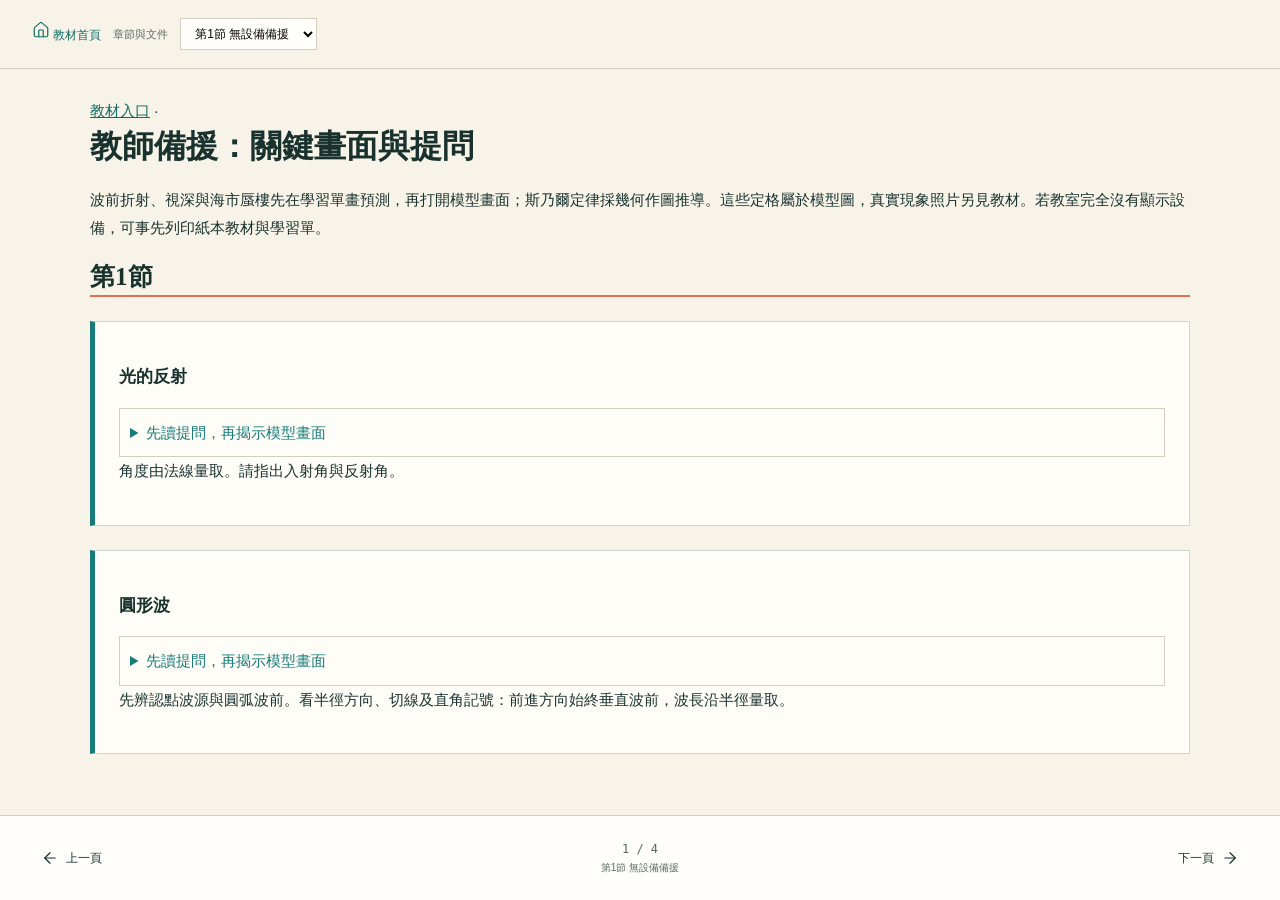
<file: 網站/教師備援.html>
<!doctype html>
<html lang="zh-Hant"><head><meta charset="utf-8"><meta name="viewport" content="width=device-width,initial-scale=1"><title>教師備援｜光和波的反射與折射</title><style>body{max-width:1120px;margin:auto;padding:24px;background:#f6f2e9;color:#18252b;font:18px/1.8 "PingFang TC",sans-serif}a{color:#167c78}article{background:#fffdf8;border:1px solid #cbd8d3;border-left:5px solid #167c78;padding:24px;margin:24px 0}h1,h2,h3{font-family:"Songti TC",serif}h2{border-bottom:2px solid #e16f50}img{display:block;width:100%;height:auto}figure{margin:15px 0}figcaption{font-size:13px}.photo-observe{padding:24px;border:1px solid #cbd8d3;background:#fffdf8}.photo-observe figure{display:inline-block;width:45%;vertical-align:top;margin-right:3%}.photo-observe img{height:220px;object-fit:contain}@media(max-width:700px){.photo-observe figure{width:100%}}summary{cursor:pointer;color:#167c78}h2{scroll-margin-top:20px}@media print{details>img{display:block}article{break-inside:avoid}}</style><link rel="stylesheet" href="assets/template-content.css?v=forest-11"><script src="assets/template-bridge.js?v=forest-11" defer></script><script src="assets/lucide.min.js?v=forest-11" defer></script><script src="assets/template-page-flow.js?v=forest-11" defer></script><script src="assets/template-documents.js?v=forest-11" defer></script></head><body><nav><a href="%E6%95%99%E6%9D%90%E5%85%A5%E5%8F%A3.html">教材入口</a> · </nav><h1>教師備援：關鍵畫面與提問</h1><p>波前折射、視深與海市蜃樓先在學習單畫預測，再打開模型畫面；斯乃爾定律採幾何作圖推導。這些定格屬於模型圖，真實現象照片另見教材。若教室完全沒有顯示設備，可事先列印紙本教材與學習單。</p><h2 id="l1">第1節</h2><article><h3>光的反射</h3><details><summary>先讀提問，再揭示模型畫面</summary><figure><img src="assets/%E5%82%99%E6%8F%B4/%E5%85%89%E7%9A%84%E5%8F%8D%E5%B0%84.png" alt="光的反射自製模型定格"></figure></details><p>角度由法線量取。請指出入射角與反射角。</p></article><article><h3>圓形波</h3><details><summary>先讀提問，再揭示模型畫面</summary><figure><img src="assets/%E5%82%99%E6%8F%B4/%E5%9C%93%E5%BD%A2%E6%B3%A2.png" alt="圓形波自製模型定格"></figure></details><p>先辨認點波源與圓弧波前。看半徑方向、切線及直角記號：前進方向始終垂直波前，波長沿半徑量取。</p></article><article><h3>直線波反射</h3><details><summary>先讀提問，再揭示模型畫面</summary><figure><img src="assets/%E5%82%99%E6%8F%B4/%E7%9B%B4%E7%B7%9A%E6%B3%A2%E5%8F%8D%E5%B0%84_%E5%89%8D%E9%80%B2.png" alt="前進"><figcaption>前進</figcaption></figure><figure><img src="assets/%E5%82%99%E6%8F%B4/%E7%9B%B4%E7%B7%9A%E6%B3%A2%E5%8F%8D%E5%B0%84_%E6%8E%A5%E8%A7%B8.png" alt="接觸"><figcaption>接觸</figcaption></figure><figure><img src="assets/%E5%82%99%E6%8F%B4/%E7%9B%B4%E7%B7%9A%E6%B3%A2%E5%8F%8D%E5%B0%84_%E9%9B%A2%E9%96%8B.png" alt="離開"><figcaption>離開</figcaption></figure></details><p>教師示範：追蹤入射波前、接觸與反射，口頭比較間距與角度。本段不另設學習單。</p></article><article><h3>圓形波反射</h3><details><summary>先讀提問，再揭示模型畫面</summary><figure><img src="assets/%E5%82%99%E6%8F%B4/%E5%9C%93%E5%BD%A2%E6%B3%A2%E5%8F%8D%E5%B0%84.png" alt="圓形波反射自製模型定格"></figure></details><p>比較圓形波各處的反射方向，並找出鏡像波源。每一處反射都遵守反射定律。</p></article><article><h3>最短時間</h3><details><summary>先讀提問，再揭示模型畫面</summary><figure><img src="assets/%E5%82%99%E6%8F%B4/%E6%9C%80%E7%9F%AD%E6%99%82%E9%96%93.png" alt="最短時間自製模型定格"></figure></details><p>教師定性示範：兩區速率不同，最短時間不一定是最短距離；不設填答或距離／時間紀錄表。</p></article><article><h3>波前折射</h3><details><summary>先讀提問，再揭示模型畫面</summary><figure><img src="assets/%E5%82%99%E6%8F%B4/Q1_%E5%BF%AB%E5%8D%80%E9%80%B2%E6%85%A2%E5%8D%80.svg" alt="波前折射自製模型定格"></figure></details><p>Q1：入射角25°、波速比0.5。先畫預測再看模型；折射角約12.2°，頻率不變。</p></article><article><h3>慢區進快區</h3><details><summary>先讀提問，再揭示模型畫面</summary><figure><img src="assets/%E5%82%99%E6%8F%B4/Q1_%E6%85%A2%E5%8D%80%E9%80%B2%E5%BF%AB%E5%8D%80.svg" alt="慢區進快區自製模型定格"></figure></details><p>Q1：入射角25°、波速比1.25。折射角約31.9°，波長為原來的1.25倍。</p></article><article><h3>垂直入射</h3><details><summary>先讀提問，再揭示模型畫面</summary><figure><img src="assets/%E5%82%99%E6%8F%B4/Q1_%E5%9E%82%E7%9B%B4%E5%85%A5%E5%B0%84.svg" alt="垂直入射自製模型定格"></figure></details><p>Q1：入射角0°、波速比0.5。波前間距減為一半，傳播方向不偏折。</p></article><h2 id="l2">第2節</h2><article><h3>折射率</h3><details><summary>先讀提問，再揭示模型畫面</summary><figure><img src="assets/%E5%82%99%E6%8F%B4/%E6%8A%98%E5%B0%84%E7%8E%87.png" alt="折射率自製模型定格"></figure></details><p>先比較光速與波長，再用 n = c/v 說明。折射率沒有單位。</p></article><article><h3>共斜邊三角形</h3><details><summary>先讀提問，再揭示模型畫面</summary><figure><img src="assets/%E5%82%99%E6%8F%B4/%E5%85%B1%E6%96%9C%E9%82%8A%E4%B8%89%E8%A7%92%E5%BD%A2.png" alt="共斜邊三角形自製模型定格"></figure></details><p>先找 C、D 的直角與共同斜邊 AB。θ₁ 的對邊是 BC；θ₂ 的對邊是 AD。完整公式見紙本第8–9頁。</p></article><section class="photo-observe"><h3>先看實拍，再留下預測</h3><figure><img src="assets/photos/P01.jpg" alt="泳池中的表觀深度"><figcaption>泳池中的表觀深度｜Panoga／<a href="https://creativecommons.org/licenses/by-sa/4.0/">CC BY-SA 4.0</a> · <a href="https://commons.wikimedia.org/wiki/File:Refraction_pool_Brechung_Schwimmbad_.jpg">原始來源</a></figcaption></figure><figure><img src="assets/photos/P02.jpg" alt="水面上下的筆"><figcaption>水面上下的筆｜Ulflund／<a href="https://creativecommons.org/licenses/by-sa/4.0/">CC BY-SA 4.0</a> · <a href="https://commons.wikimedia.org/wiki/File:Pen_in_water.jpg">原始來源</a></figcaption></figure><p>先看實拍，再畫光路與所見位置預測。畫完後才揭示下方完整模型答案。</p></section><article><h3>視深</h3><details><summary>先讀提問，再揭示模型畫面</summary><figure><img src="assets/%E5%82%99%E6%8F%B4/%E8%A6%96%E6%B7%B1_45%E5%BA%A6.svg" alt="視深自製模型定格"></figure></details><p>依紙本題圖先畫預測。實深100 cm、初始入眼方向與鉛直夾角45°；畫完後查看完整實際光路、反向延長虛線及局部虛像。實線與虛線代表不同意義。</p></article><section class="photo-observe"><h3>先看實拍，再留下預測</h3><figure><img src="assets/photos/P03.jpg" alt="海面上蜃景：遠方海岸"><figcaption>海面上蜃景：遠方海岸｜Brocken Inaglory／<a href="https://creativecommons.org/licenses/by-sa/3.0/">CC BY-SA 3.0</a> · <a href="https://commons.wikimedia.org/wiki/File:Superio_mirage_of_Moss_Landing.JPG">原始來源</a></figcaption></figure><figure><img src="assets/photos/P04.jpg" alt="南極冰面上蜃景"><figcaption>南極冰面上蜃景｜Yoann SALLAZ-DAMAZ／<a href="https://creativecommons.org/licenses/by-sa/3.0/">CC BY-SA 3.0</a> · <a href="https://commons.wikimedia.org/wiki/File:MirageAntarctique.jpg">原始來源</a></figcaption></figure><p>先看實拍，再畫光路與所見位置預測。畫完後才揭示下方完整模型答案。</p></section><article><h3>糖水光路</h3><details><summary>先讀提問，再揭示模型畫面</summary><figure><img src="assets/%E5%82%99%E6%8F%B4/%E7%B3%96%E6%B0%B4%E5%85%89%E8%B7%AF.png" alt="糖水光路自製模型定格"></figure></details><p>折射率隨高度變化，光路向折射率較大的下方彎曲。與均勻介質的直線光路比較。</p></article><article><h3>上蜃景光路</h3><details><summary>先讀提問，再揭示模型畫面</summary><figure><img src="assets/%E5%82%99%E6%8F%B4/%E4%B8%8A%E8%9C%83%E6%99%AF%E5%85%89%E8%B7%AF.png" alt="上蜃景光路自製模型定格"></figure></details><p>比較折射率剖面與入眼方向。倒像或變形須比較物體上下各點的光路，不能只看一條光線。</p></article><details class="optional-reading"><summary>選讀：熱路面下蜃景</summary><figure><img src="assets/photos/P05.jpg" alt="熱路面下蜃景"><figcaption>熱路面下蜃景｜Brocken Inaglory／<a href="https://creativecommons.org/licenses/by-sa/3.0/">CC BY-SA 3.0</a> · <a href="https://commons.wikimedia.org/wiki/File:Road_to_nowhere.JPG">原始來源</a></figcaption></figure><p>比較熱路面附近較小的折射率與上方較大的折射率，判斷光路向上彎曲及入眼方向。此對照不列課堂必答作圖。</p></details></body></html>
</file>
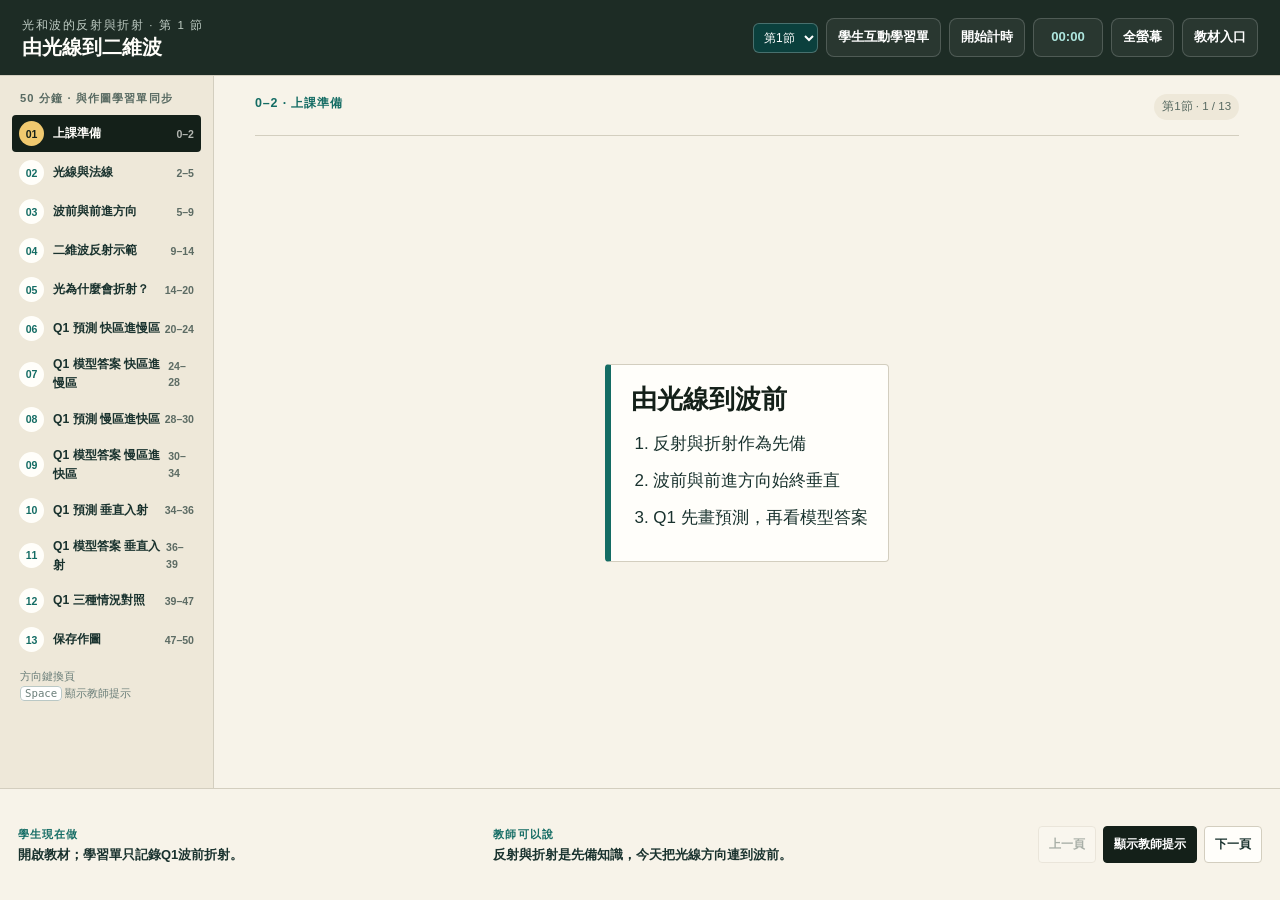
<file: 網站/教師投影.html>
<!doctype html>
<html lang="zh-Hant"><head><meta charset="utf-8"><meta name="viewport" content="width=device-width,initial-scale=1"><title>光的反射與折射｜教師同步投影</title><link rel="stylesheet" href="assets/projection-reference.css?v=forest-11"><link rel="stylesheet" href="assets/model-ui.css?v=forest-11"><link rel="stylesheet" href="assets/projection.css?v=forest-11"><link rel="stylesheet" href="assets/classroom.css?v=forest-11"><link rel="icon" href="[data-uri]"><link rel="stylesheet" href="assets/template-content.css?v=forest-11"><script src="assets/template-bridge.js?v=forest-11" defer></script></head><body data-mode="teacher"><script src="assets/data.js?v=forest-11"></script><script src="assets/photos.js?v=forest-11"></script><script src="assets/physics.js?v=forest-11"></script><script src="assets/reflection.js?v=forest-11"></script><script src="assets/simulations.js?v=forest-11"></script><script src="assets/lesson-layout.js?v=forest-11"></script><script src="assets/screen-book.js?v=forest-11"></script><script src="assets/drawing.js?v=forest-11"></script><script src="assets/classroom.js?v=forest-11"></script><script src="assets/projection.js?v=forest-11"></script><script src="assets/app.js?v=forest-11"></script></body></html>
</file>
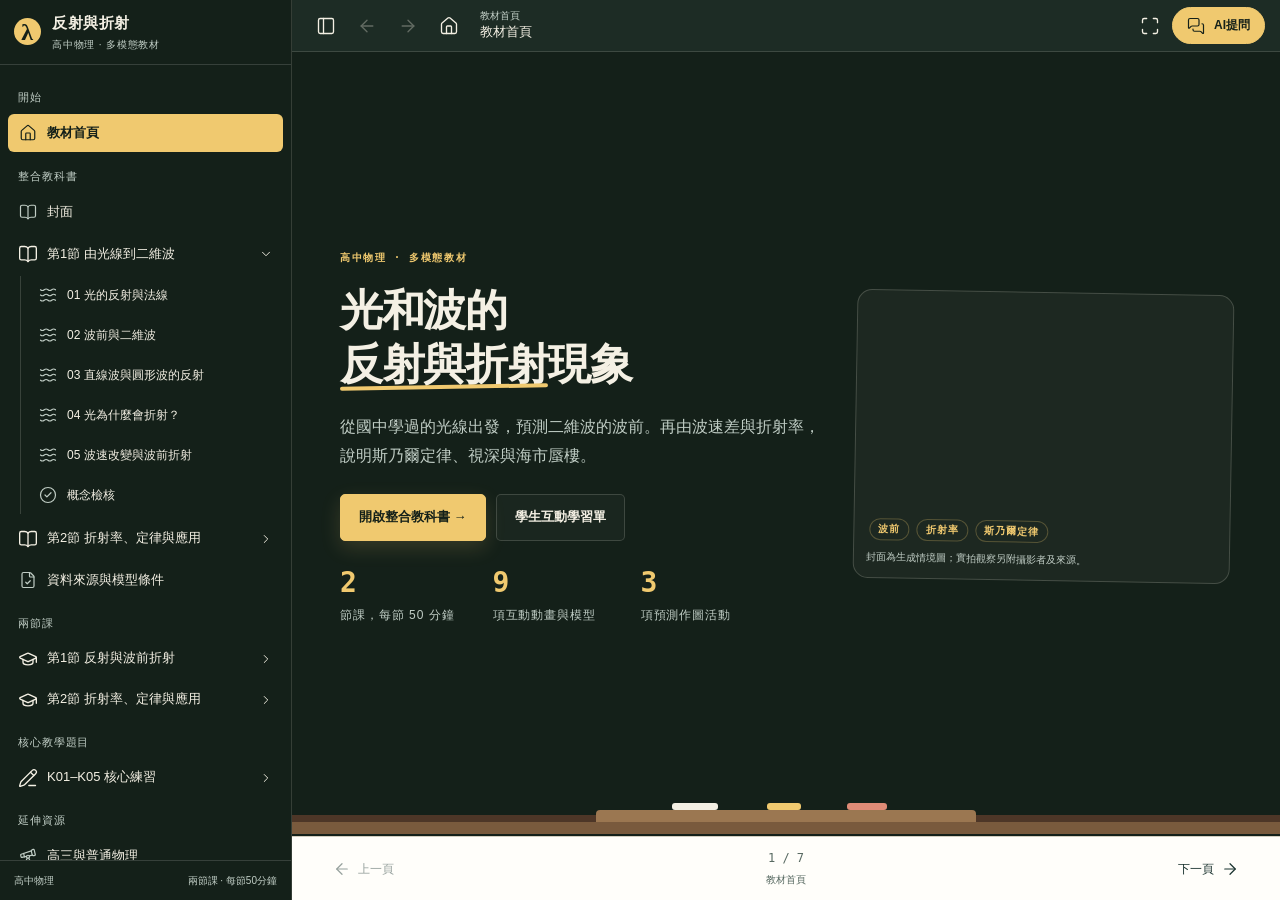
<file: 網站/教材入口.html>
<!doctype html>
<html lang="zh-Hant-TW" data-theme="forest">
<head>
<meta charset="utf-8"><meta name="viewport" content="width=device-width,initial-scale=1">
<title>光和波的反射與折射｜高中物理多模態教材</title>
<meta name="description" content="兩節高中物理課，整合反射、波前、折射率、斯乃爾定律、視深與海市蜃樓。">
<meta name="theme-color" content="#142019">
<link rel="stylesheet" href="assets/template-base.css?v=forest-11"><link rel="stylesheet" href="assets/template-shell.css?v=forest-11">
<script src="assets/lucide.min.js?v=forest-11" defer></script><script src="assets/data.js?v=forest-11" defer></script><script src="assets/template-shell.js?v=forest-11" defer></script>
</head>
<body class="app-body">
<a class="skip" href="#course-frame">跳至教材內容</a>
<div class="app-shell" id="shell">
<aside class="course-sidebar" id="sidebar" aria-label="教材導覽">
<div class="sidebar-brand"><a href="#/overview" class="brand"><span class="brand-mark" aria-hidden="true">λ</span><span>反射與折射<small>高中物理 · 多模態教材</small></span></a><button class="icon-btn sidebar-close" id="close-sidebar" aria-label="關閉教材導覽"><i data-lucide="x"></i></button></div>
<nav class="course-tree" id="tree" aria-label="章節與教學資源"></nav>
<div class="sidebar-bottom"><span>高中物理</span><span>兩節課 · 每節50分鐘</span></div>
</aside>
<button class="scrim" id="scrim" aria-label="關閉教材導覽"></button>
<main class="app-main" id="course-main">
<header class="app-topbar">
<button class="icon-btn" id="sidebar-toggle" aria-label="顯示或隱藏教材導覽" aria-expanded="true" aria-controls="sidebar"><i data-lucide="panel-left"></i></button>
<button class="icon-btn history-action" id="history-back" aria-label="返回上一個教材" disabled><i data-lucide="arrow-left"></i></button>
<button class="icon-btn history-action" id="history-next" aria-label="前往下一個教材" disabled><i data-lucide="arrow-right"></i></button>
<a class="icon-btn" href="#/overview" aria-label="教材首頁"><i data-lucide="house"></i></a>
<div class="top-title"><span id="crumb-section">高中物理</span><strong id="crumb-title">教材首頁</strong></div>
<button class="icon-btn fullscreen-action" id="fullscreen" aria-label="全螢幕"><i data-lucide="maximize"></i></button>
<button class="btn ai-toggle" id="ai-toggle" aria-label="我該如何問 AI"><i data-lucide="messages-square"></i><span>AI提問</span></button>
</header>
<div class="course-stage"><iframe id="course-frame" title="反射與折射教材內容" src="about:blank" allow="fullscreen"></iframe><p id="frame-status" role="status" hidden>正在開啟教材…</p></div>
</main>
</div>
<dialog class="shell-ai" id="shell-ai" aria-labelledby="shell-ai-title"><div class="ai-head"><h2 id="shell-ai-title">我該如何問 AI</h2><button class="icon-btn" id="ai-close" aria-label="關閉AI提問"><i data-lucide="x"></i></button></div><p>將下列提問複製到你使用的AI，並附上目前教材與自己的想法。</p><textarea id="overview-prompt" aria-label="教材首頁的AI提問" readonly>我正在學習光和波的反射與折射。請依光線與法線、波前與方向、波速與折射率、斯乃爾定律、視深及海市蜃樓的順序，引導我檢查先備概念。每次只問一個問題，等我回答後再追問。</textarea><button class="btn primary" id="copy-overview">複製提問</button><p id="ai-copy-status" role="status"></p></dialog>
</body></html>
</file>
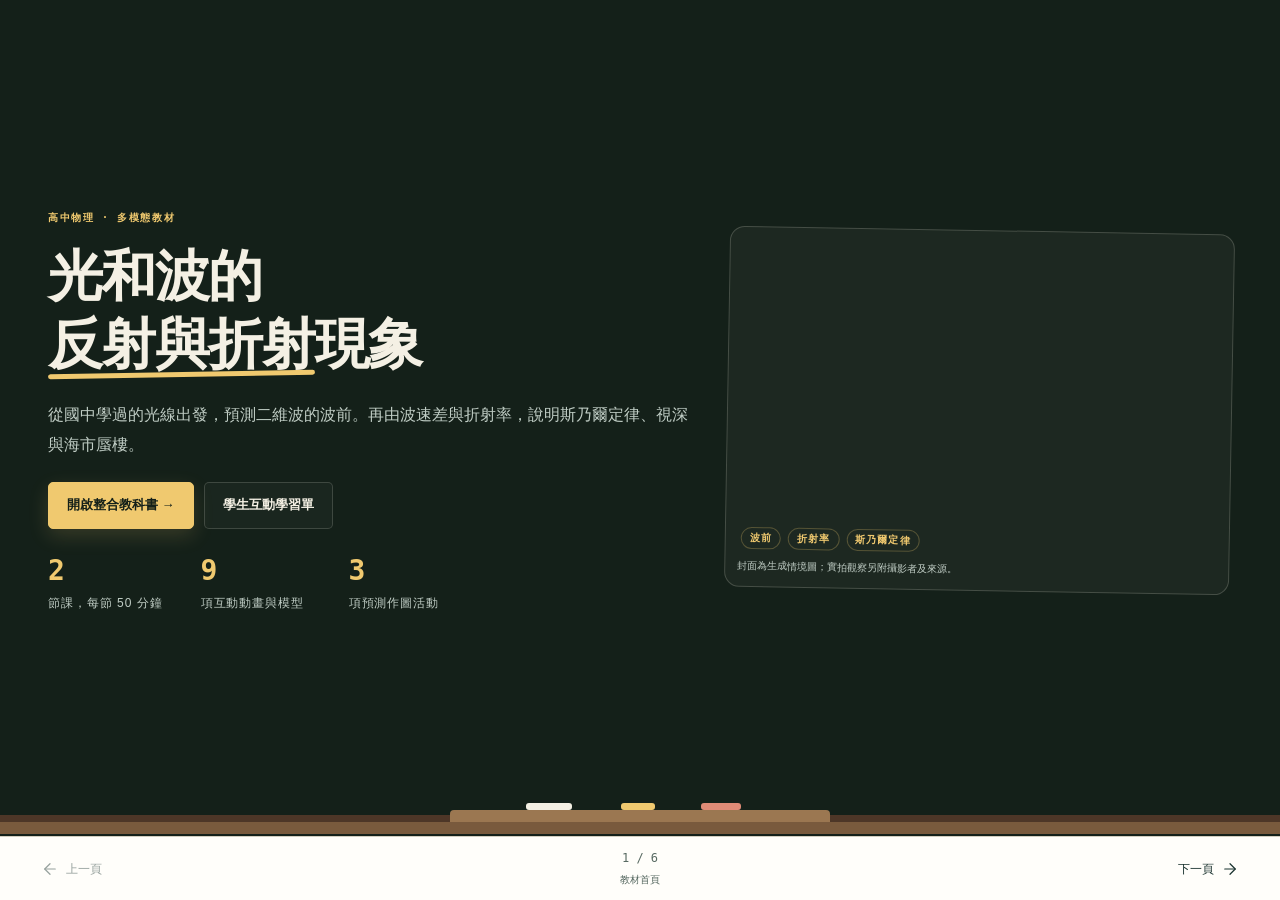
<file: 網站/教材總覽.html>
<!doctype html>
<html lang="zh-Hant-TW"><head><meta charset="utf-8"><meta name="viewport" content="width=device-width,initial-scale=1"><title>光和波的反射與折射｜教材總覽</title><link rel="stylesheet" href="assets/entry-reference.css?v=forest-11"><link rel="stylesheet" href="assets/template-base.css?v=forest-11"><link rel="stylesheet" href="assets/template-content.css?v=forest-11"><script src="assets/lucide.min.js?v=forest-11" defer></script><script src="assets/template-page-flow.js?v=forest-11" defer></script><script src="assets/template-bridge.js?v=forest-11" defer></script><script src="assets/template-documents.js?v=forest-11" defer></script></head><body class="template-home"><a class="skip-link" href="#flow-root">跳至教材內容</a><main id="template-source"><header class="hero" id="top">
  <div class="hero-copy"><p class="eyebrow">高中物理 · 多模態教材</p><h1>光和波的<br><span>反射與折射</span>現象</h1><p class="hero-lead">從國中學過的光線出發，預測二維波的波前。再由波速差與折射率，說明斯乃爾定律、視深與海市蜃樓。</p><div class="hero-actions"><a class="button primary" href="index.html">開啟整合教科書 →</a><a class="button ghost" href="%E5%AD%B8%E7%94%9F%E6%8E%A2%E7%A9%B6.html">學生互動學習單</a></div><dl class="stats"><div><dt>2</dt><dd>節課，每節 50 分鐘</dd></div><div><dt>9</dt><dd>項互動動畫與模型</dd></div><div><dt>3</dt><dd>項預測作圖活動</dd></div></dl></div>
  <figure class="hero-visual"><img src="assets/%E5%B0%81%E9%9D%A2/%E5%85%89%E5%92%8C%E6%B3%A2%E7%9A%84%E5%8F%8D%E5%B0%84%E8%88%87%E6%8A%98%E5%B0%84_%E5%B0%81%E9%9D%A2%E4%B8%BB%E8%A6%96%E8%A6%BA.png" alt="單一白光束在平坦水面向法線偏折的生成情境圖"><figcaption><span>波前</span><span>折射率</span><span>斯乃爾定律</span></figcaption><p class="cover-credit">封面為生成情境圖；實拍觀察另附攝影者及來源。</p></figure><div class="chalk-tray" aria-hidden="true"><i></i><i></i><i></i></div>
 </header>
 <section class="section" id="textbook"><header class="section-head"><div><span class="section-no">01</span><p class="section-kicker">完整章節</p></div><div><h2>整合多模態教科書</h2><p>概念正文、原創示意圖、逐步推導與實拍觀察依課堂順序編排。重要概念以粗體標示，公式以方程式呈現。</p></div></header><article class="featured-card"><div class="featured-cover"><img src="assets/%E5%B0%81%E9%9D%A2/%E5%85%89%E5%92%8C%E6%B3%A2%E7%9A%84%E5%8F%8D%E5%B0%84%E8%88%87%E6%8A%98%E5%B0%84_%E5%B0%81%E9%9D%A2%E4%B8%BB%E8%A6%96%E8%A6%BA.png" alt="水面折射教材主視覺"></div><div class="featured-copy"><p class="card-label">光線 · 波前 · 成像</p><h3>由光的現象，<br>認識波的反射與折射</h3><ul class="feature-list"><li>第1節：反射、波前與跨界轉向</li><li>第2節：折射率、完整斯乃爾推導與應用</li><li>視深與海市蜃樓附五張高解析度實拍</li></ul><div class="resource-actions"><a class="resource-link strong" href="index.html">閱讀互動教材</a><a class="resource-link" href="index.html#p11">資料來源</a></div></div></article></section>
  <section class="section" id="lessons"><header class="section-head"><div><span class="section-no">02</span><p class="section-kicker">兩節課學習路徑</p></div><div><h2>兩節課</h2><p>波前折射、視深與海市蜃樓先畫預測圖，再對照模型答案；斯乃爾定律採幾何作圖推導。網頁與紙本使用相同任務。</p></div></header><div class="course-line"><span>光線與二維波前</span><b>→</b><span>折射率與斯乃爾定律</span><b>→</b><span>視深與海市蜃樓</span></div><div class="lesson-grid">
   <article class="lesson-card lesson-one"><div class="lesson-top"><span class="lesson-number">01</span><span class="lesson-time">50 分鐘</span></div><p class="card-label">反射與波前折射</p><h3>由光線到二維波</h3><p>以光線與二維波反射作教師示範，定性比較救生員路徑。Q1只預測波前折射的三種入射情況，畫完後對照模型答案。</p><div class="concept-tags"><span>Q1：波前折射預測</span><span>波前與方向作圖</span><span>紙本 1 頁</span></div><div class="lesson-actions"><a class="main-action" href="%E5%AD%B8%E7%94%9F%E6%8E%A2%E7%A9%B6.html#l1">學生操作網頁 →</a><a href="index.html#p1">閱讀第1節</a><a href="%E6%95%99%E5%B8%AB%E6%8A%95%E5%BD%B1.html#l1-s0">教師同步投影</a><a href="%E6%95%99%E5%B8%AB%E5%82%99%E6%8F%B4.html#l1">無設備備援</a></div></article>
   <article class="lesson-card lesson-two"><div class="lesson-top"><span class="lesson-number">02</span><span class="lesson-time">50 分鐘</span></div><p class="card-label">折射率、定律與應用</p><h3>由波速差到成像</h3><p>從折射率開始，先回顧直角三角形的正弦比，再完成斯乃爾定律的幾何推導。以入眼光路探討視深，並比較糖水與大氣中的連續折射。</p><div class="concept-tags"><span>斯乃爾：幾何推導</span><span>視深與蜃景：光路作圖</span><span>紙本 3 頁</span></div><div class="lesson-actions"><a class="main-action" href="%E5%AD%B8%E7%94%9F%E6%8E%A2%E7%A9%B6.html#l2">學生操作網頁 →</a><a href="index.html#p6">閱讀第2節</a><a href="%E6%95%99%E5%B8%AB%E6%8A%95%E5%BD%B1.html#l2-s0">教師同步投影</a><a href="%E6%95%99%E5%B8%AB%E5%82%99%E6%8F%B4.html#l2">無設備備援</a></div></article>
  </div></section>
<section class="section" id="practice"><header class="section-head"><div><span class="section-no">03</span><p class="section-kicker">核心教學題目</p></div><div><h2>核心教學題目</h2><p>五項核心重點：波前方向、波速與波長、折射率、斯乃爾計算及視深光路。先自行作答，再用AI追問檢查。</p></div></header><div class="teacher-grid"><article class="teacher-card"><h3>核心練習學生版</h3><p>固定五題，可作圖、列式與保存修訂。題目附對應概念及「我該如何問 AI」，實線、虛線、擦除、清除與復原均可使用。</p><div class="mini-links"><a href="%E6%A0%B8%E5%BF%83%E7%B7%B4%E7%BF%92.html#K01">開始練習 →</a></div></article></div></section>
  <section class="section" id="teacher"><header class="section-head"><div><span class="section-no">04</span><p class="section-kicker">教師快速取用</p></div><div><h2>教師資源</h2><p>依教材相同順序引導觀察。備援版保留模型的關鍵畫面與追問，可配合紙本使用。</p></div></header><div class="teacher-grid"><article class="teacher-card"><span class="teacher-icon">▣</span><h3>教師同步投影</h3><p>依兩節課50分鐘流程同步作圖任務，附學生當下任務、教師追問、計時與模型揭示。</p><div class="mini-links"><a href="%E6%95%99%E5%B8%AB%E6%8A%95%E5%BD%B1.html#l1-s0">第1節</a><a href="%E6%95%99%E5%B8%AB%E6%8A%95%E5%BD%B1.html#l2-s0">第2節</a></div></article><article class="teacher-card"><span class="teacher-icon">□</span><h3>無設備備援</h3><p>自製模型定格與觀察提問，搭配學習單完成核心活動。</p><div class="mini-links"><a href="%E6%95%99%E5%B8%AB%E5%82%99%E6%8F%B4.html">開啟備援</a></div></article></div></section>
  <section class="section" id="extension"><header class="section-head"><div><span class="section-no">05</span><p class="section-kicker">高三與普通物理</p></div><div><h2>延伸資源</h2><p>第1至4章供高三銜接，第5至7章為普通物理進階閱讀；第8章梯度數學模型供教師備課與選讀。可課後閱讀或另排時間使用。</p></div></header><div class="teacher-grid"><article class="teacher-card"><h3>延伸學習資源教材</h3><p>20頁，八章。從全反射、稜鏡與成像，進到光程、反射能量、偏振與連續折射；附例題、檢核與資源連結。</p><div class="mini-links"><a href="%E5%BB%B6%E4%BC%B8%E8%B3%87%E6%BA%90.html#reader">線上閱讀 →</a></div></article></div></section>
  </main></body></html>
</file>
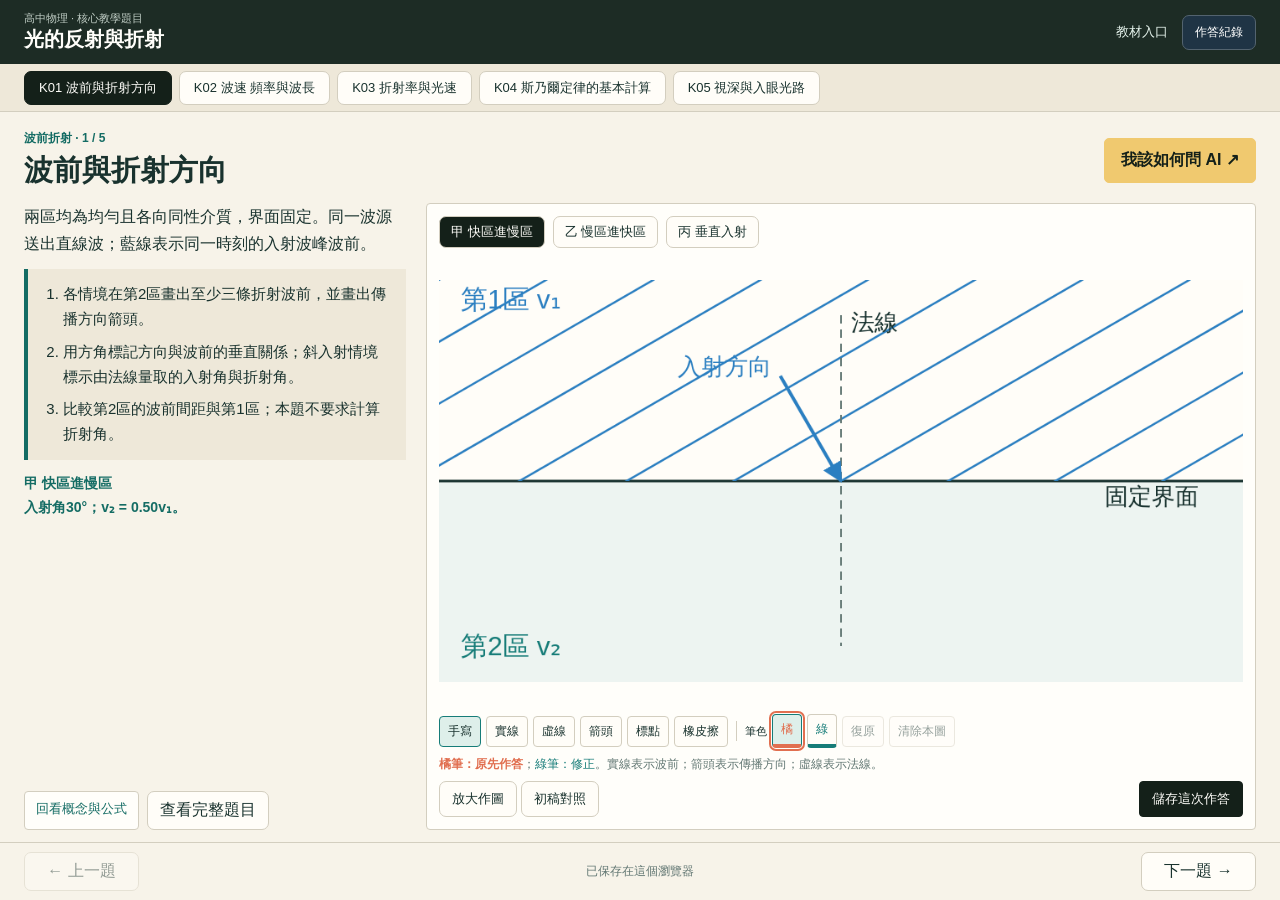
<file: 網站/核心練習.html>
<!doctype html>
<html lang="zh-Hant">
<head><meta charset="utf-8"><meta name="viewport" content="width=device-width,initial-scale=1"><title>光的反射折射｜核心教學題目</title><link rel="stylesheet" href="assets/practice.css?v=forest-11"><link rel="icon" href="data:,"><link rel="stylesheet" href="assets/template-content.css?v=forest-11"><script src="assets/template-bridge.js?v=forest-11" defer></script></head>
<body class="practice">
<a class="skip" href="#practice-main">跳到題目</a>
<header class="practice-header"><div><small>高中物理 · 核心教學題目</small><b>光的反射與折射</b></div><nav><a href="%E6%95%99%E6%9D%90%E5%85%A5%E5%8F%A3.html">教材入口</a><button id="records-open">作答紀錄</button></nav></header>
<nav class="practice-tabs" id="practice-tabs" aria-label="核心題目"></nav>
<main id="practice-main" tabindex="-1"></main>
<footer class="practice-footer"><button id="previous">← 上一題</button><span id="save-status" role="status">作答保存在這個瀏覽器</span><button id="next">下一題 →</button></footer>
<script src="assets/practice-data.js?v=forest-11"></script><script src="assets/drawing.js?v=forest-11"></script><script src="assets/practice.js?v=forest-11"></script>
</body></html>
</file>
<file: 網站/assets/book-reference.css>
:root{
  --paper:#f6f2e9;--paper-2:#fffdf8;--ink:#18252b;--muted:#64736f;--navy:#0b1727;
  --teal:#167c78;--teal-soft:#dcefeb;--coral:#e16f50;--blue:#2b7fc1;--gold:#c98c2f;--line:#cbd8d3;
  --header:68px;--footer:58px
}
*{box-sizing:border-box}.sr-only{position:absolute!important;width:1px!important;height:1px!important;padding:0!important;margin:-1px!important;overflow:hidden!important;clip:rect(0,0,0,0)!important;white-space:nowrap!important;border:0!important}
html,body{margin:0;height:100%;overflow:hidden}
body{font-family:ui-sans-serif,system-ui,-apple-system,"PingFang TC","Microsoft JhengHei",sans-serif;background:var(--paper);color:var(--ink);font-size:17px;line-height:1.78}
button{font:inherit}.skip-link{position:fixed;top:-60px;left:12px;background:#fff;color:#000;padding:9px 13px;z-index:100}.skip-link:focus{top:8px}
.book-header{height:var(--header);display:grid;grid-template-columns:205px 1fr auto;align-items:center;background:var(--paper-2);border-bottom:1px solid var(--line);padding:0 22px;position:relative;z-index:10}.book-brand{line-height:1.15}.book-brand span{display:block;color:var(--teal);font-weight:850;font-size:.68rem;letter-spacing:.12em}.book-brand b{font-family:ui-serif,"Songti TC","Noto Serif TC",serif;font-size:.95rem}.page-tabs{display:flex;justify-content:center;gap:2px}.page-tabs button{border:0;background:transparent;padding:9px 12px;color:#63736f;font-weight:750;font-size:.78rem;border-bottom:3px solid transparent;cursor:pointer}.page-tabs button:hover{color:var(--teal)}.page-tabs button.is-active{color:var(--navy);border-color:var(--coral)}.header-actions{display:flex;gap:6px}.header-actions button{border:1px solid var(--line);background:#fff;border-radius:6px;padding:7px 9px;font-weight:760;font-size:.7rem;color:var(--ink)}
#book-main{height:calc(100% - var(--header) - var(--footer));overflow:hidden;position:relative}.book-page{height:100%;overflow:auto;padding:clamp(30px,4vw,58px) max(5vw,46px) 70px;position:relative;background:linear-gradient(90deg,#ffffff68 0,#ffffff18 52%,transparent 100%),var(--paper)}.book-page[hidden]{display:none}.book-page.is-active{animation:pageIn .3s ease}@keyframes pageIn{from{opacity:.3;transform:translateY(10px)}to{opacity:1;transform:none}}
.cover-placeholder:not([hidden]){display:block!important;background:#fff}.page-number{position:absolute;right:4.5vw;top:26px;font:800 clamp(4rem,9vw,9rem)/1 ui-serif,Georgia,serif;color:#0b17270a;pointer-events:none}
.chapter-head{max-width:1220px;margin:0 auto 30px;border-bottom:1px solid var(--line);padding-bottom:22px}.chapter-head.compact{margin-bottom:24px}.chapter-kicker{margin:0 0 8px;color:var(--teal);font-weight:900;font-size:.77rem;letter-spacing:.1em}.chapter-head h1{margin:0;font:800 clamp(2.25rem,4.3vw,4.5rem)/1.16 ui-serif,"Songti TC","Noto Serif TC",serif;color:var(--navy);letter-spacing:.01em}.chapter-head.compact h1{font-size:clamp(2rem,3.6vw,3.8rem)}.chapter-deck{font-family:ui-serif,"Songti TC","Noto Serif TC",serif;font-size:clamp(1rem,1.45vw,1.3rem);line-height:1.75;color:#53615e;max-width:940px;margin:18px 0 0}
.reading-grid{max-width:1420px;margin:auto;display:grid;grid-template-columns:minmax(410px,.78fr) minmax(580px,1.22fr);gap:clamp(34px,5vw,78px);align-items:start}.reading-grid.reverse{grid-template-columns:minmax(560px,1.15fr) minmax(410px,.85fr)}.prose-column{font-family:ui-serif,"Songti TC","Noto Serif TC",serif;max-width:760px}.prose-column h2{font-family:ui-sans-serif,system-ui,sans-serif;font-size:1.22rem;line-height:1.45;margin:1.6em 0 .6em;color:var(--navy)}.prose-column h2:first-child{margin-top:0}.prose-column h2 span{display:inline-grid;place-items:center;width:28px;height:28px;border-radius:50%;background:var(--teal);color:white;margin-right:8px;font-size:.75rem;vertical-align:2px}.prose-column p{margin:.75em 0;text-align:justify}.prose-column strong{color:#0b6864}.socratic-note{font-family:ui-sans-serif,system-ui,sans-serif;margin:24px 0;padding:13px 0 13px 17px;border-left:4px solid var(--teal);background:linear-gradient(90deg,var(--teal-soft),transparent 92%)}.socratic-note.coral{border-color:var(--coral);background:linear-gradient(90deg,#f8e5df,transparent 92%)}.socratic-note span{display:block;color:var(--teal);font-size:.7rem;font-weight:900;letter-spacing:.12em}.socratic-note.coral span{color:#a94d36}.socratic-note p{margin:3px 0 0;text-align:left;font-family:ui-serif,"Songti TC",serif;font-weight:700}
.multimodal-figure{margin:0;background:var(--paper-2);border-top:7px solid var(--navy);box-shadow:0 15px 40px #0b172710;position:sticky;top:0}.figure-label{background:var(--navy);color:#fff;padding:7px 14px;font-size:.72rem;font-weight:850;letter-spacing:.08em}.multimodal-figure>canvas{display:block;width:100%;height:auto;background:#edf4f1}.figure-controls{display:flex;flex-wrap:wrap;gap:5px;padding:9px 12px;background:#e8eeeb;border-top:1px solid var(--line)}.figure-controls button{border:1px solid #adc3bd;background:#fff;border-radius:5px;padding:6px 9px;color:var(--ink);font-weight:800;font-size:.7rem;cursor:pointer}.figure-controls button:hover,.figure-controls button:focus-visible{border-color:var(--teal);background:var(--teal-soft)}figcaption{padding:13px 16px 16px;color:#52635f;font-family:ui-serif,"Songti TC",serif;font-size:.78rem;line-height:1.65;border-top:1px solid var(--line)}figcaption b{color:var(--ink)}.page-summary,.scope-note{max-width:1420px;margin:35px auto 0;padding:17px 20px;border-top:2px solid var(--coral);border-bottom:1px solid var(--line);display:grid;grid-template-columns:210px 1fr;gap:22px;align-items:baseline;background:#fff9f2}.page-summary b,.scope-note b{font-family:ui-sans-serif,system-ui,sans-serif;color:#a75039}.page-summary p,.scope-note p{margin:0;font-family:ui-serif,"Songti TC",serif}
.comparison-figure{position:sticky;top:0}.comparison-figure canvas{max-height:66vh;object-fit:contain}.water-reading-layout{max-width:1420px;margin:auto;display:grid;grid-template-columns:minmax(410px,.8fr) minmax(610px,1.2fr);gap:clamp(32px,4.5vw,68px);align-items:start}.water-prose{max-width:none}.water-figure{position:sticky;top:0}.water-stage{height:min(44vh,490px);min-height:330px;position:relative;background:#06192a;overflow:hidden}.water-3d-host,.water-stage>canvas{position:absolute;inset:0;width:100%;height:100%}.water-3d-host canvas{display:block;width:100%!important;height:100%!important;background:#001133}.water-stage>canvas{object-fit:fill}.probe-canvas{height:145px!important;object-fit:fill}.water-controls button:nth-last-child(-n+2){border-color:#7facaa}.amplitude-readout{padding:10px 14px;background:#edf6f4;display:flex;align-items:baseline;gap:12px;border-top:1px solid var(--line);font-size:.78rem}.amplitude-readout b{color:var(--teal)}.scope-note{grid-template-columns:minmax(300px,.55fr) 1fr;background:#eef6f4;border-top-color:var(--teal)}.scope-note b{color:#0d625e}
.synthesis-strip{max-width:1340px;margin:0 auto 32px;display:grid;grid-template-columns:1fr 46px 1fr 46px 1fr;align-items:center}.synthesis-strip article{border-top:5px solid var(--teal);padding:17px 20px;background:#fff;min-height:140px}.synthesis-strip span{display:block;color:var(--coral);font-weight:850;font-size:.72rem}.synthesis-strip b{display:block;font:800 1.1rem/1.4 ui-serif,"Songti TC",serif;margin:5px 0}.synthesis-strip p{margin:0;color:var(--muted);font-size:.82rem}.synthesis-strip i{text-align:center;color:var(--coral);font-style:normal;font-size:1.8rem}.closing-grid{max-width:1420px;margin:auto;display:grid;grid-template-columns:minmax(380px,.72fr) minmax(580px,1.28fr);gap:clamp(34px,5vw,72px)}.closing-prose{font-family:ui-serif,"Songti TC",serif}.closing-prose h2{font:800 1.5rem/1.4 ui-sans-serif,system-ui,sans-serif;color:var(--navy)}.closing-prose dl{margin:0}.closing-prose dl div{border-top:1px solid var(--line);padding:12px 0}.closing-prose dt{font-weight:900;color:var(--teal)}.closing-prose dd{margin:4px 0 0;color:#465955}.closing-paragraph{border-top:2px solid var(--coral);padding-top:16px}
.page4-interference-map{max-width:1340px;margin:0 auto 32px}.map-intro{margin:0 0 10px;color:var(--teal);font-weight:900;font-size:.8rem;letter-spacing:.04em}.map-pair{display:grid;grid-template-columns:1fr 1fr;gap:16px}.map-pair article{background:#fff;border:1px solid var(--line);border-top:7px solid;padding:17px 21px}.map-constructive{border-top-color:var(--teal)!important}.map-destructive{border-top-color:var(--coral)!important}.map-pair span{display:block;color:var(--muted);font-weight:900;font-size:.72rem;letter-spacing:.08em}.map-pair h2{margin:4px 0;font:850 1.08rem/1.35 ui-sans-serif,system-ui,sans-serif}.map-pair strong{display:block;font:900 1.45rem/1.3 ui-serif,"Songti TC",serif;color:var(--navy)}.map-pair p{margin:5px 0 0;font-family:ui-serif,"Songti TC",serif}.map-constructive p{color:#0c6662}.map-destructive p{color:#a94f3a}.map-to-lines{margin-top:10px;background:var(--navy);color:#fff;padding:14px 18px;text-align:center}.map-key-terms{display:flex;justify-content:center;align-items:center;gap:18px;font:900 1.22rem/1.35 ui-sans-serif,system-ui,sans-serif}.map-key-terms span{color:#fff;opacity:.72}.map-key-constructive{color:#8bd2ca}.map-key-destructive{color:#ff9a83}.map-to-lines p{margin:6px 0 0;color:#dcefeb;font:500 .74rem/1.45 ui-serif,"Songti TC",serif}.book-energy-boundary{margin:9px 0 0;background:#fff7e8;border-left:5px solid var(--gold);padding:9px 13px;color:#594b32;font-size:.78rem}.book-energy-boundary b{color:#8c6015}
.exam-box{background:#fff;border-top:7px solid var(--navy);box-shadow:0 15px 40px #0b172710}.exam-head{padding:17px 22px;background:var(--navy);color:#fff;display:grid;grid-template-columns:1fr auto;position:relative}.exam-head p{grid-column:1/-1;margin:0;color:#8bd2ca;font-size:.7rem;font-weight:850;letter-spacing:.1em}.exam-head h2{margin:2px 0 0;font:800 1.6rem/1.2 ui-serif,"Songti TC",serif}.exam-head span{align-self:end;font-size:.72rem}.exam-box form{padding:5px 22px 22px}.exam-box fieldset{border:0;border-bottom:1px solid var(--line);padding:18px 0;margin:0}.exam-box legend{font-family:ui-serif,"Songti TC",serif;font-weight:800;line-height:1.6;padding:0}.exam-box legend b{display:inline-grid;place-items:center;width:28px;height:28px;border-radius:50%;background:var(--coral);color:#fff;font-family:ui-sans-serif,system-ui,sans-serif;margin-right:6px}.exam-box label{display:block;padding:7px 9px;margin:3px 0;border-radius:5px;font-size:.82rem;line-height:1.45;cursor:pointer}.exam-box label:hover{background:#f2f6f4}.exam-box input{accent-color:var(--teal);margin-right:8px}.answer-panel{display:none;margin-top:9px;padding:10px 12px;background:#eef6f4;border-left:4px solid var(--teal);font-size:.78rem}.answer-panel.is-visible{display:block}.answer-panel.is-wrong{background:#fff1ec;border-color:var(--coral)}.check-answers{margin-top:15px;border:0;background:var(--teal);color:#fff;border-radius:6px;padding:9px 16px;font-weight:850;cursor:pointer}
.book-footer{height:var(--footer);background:var(--paper-2);border-top:1px solid var(--line);display:grid;grid-template-columns:auto minmax(240px,450px) auto;justify-content:center;align-items:center;gap:22px;padding:8px 20px}.book-footer button{border:1px solid var(--line);background:#fff;border-radius:5px;padding:6px 12px;font-weight:800;color:var(--ink)}.book-footer button:disabled{opacity:.35}.book-footer>div{display:flex;align-items:center;gap:12px}.book-footer span{min-width:84px;text-align:right;font-size:.72rem;color:var(--muted);font-weight:750}.book-footer i{display:block;width:100%;height:4px;background:#dce5e1;overflow:hidden}.book-footer i b{display:block;height:100%;width:20%;background:var(--coral);transition:width .25s ease}
@media(max-width:1120px){.book-header{grid-template-columns:170px 1fr}.header-actions{display:none}.reading-grid,.reading-grid.reverse,.water-reading-layout,.closing-grid{grid-template-columns:1fr}.multimodal-figure,.comparison-figure,.water-figure{position:relative}.prose-column{max-width:none}.page-tabs button{padding-left:7px;padding-right:7px}.page-tabs button{font-size:0}.page-tabs button:before{content:attr(data-page-go);font-size:.75rem}.synthesis-strip{grid-template-columns:1fr}.synthesis-strip i{transform:rotate(90deg)}.water-stage{height:430px}}
@media(max-width:700px){:root{--header:58px;--footer:52px}.book-header{grid-template-columns:1fr auto;padding:0 12px}.page-tabs{justify-content:flex-end}.page-tabs button{padding:8px}.book-page{padding:26px 18px 58px}.chapter-head h1,.chapter-head.compact h1{font-size:2.25rem}.chapter-deck{font-size:1rem}.reading-grid,.water-reading-layout{display:block}.multimodal-figure{margin:24px 0}.page-summary,.scope-note{grid-template-columns:1fr;gap:4px}.water-stage{height:310px;min-height:260px}.probe-canvas{height:115px!important}.book-footer{grid-template-columns:auto 1fr auto;gap:8px;padding:7px 10px}.book-footer span{display:none}.book-footer>div{gap:0}.closing-grid{display:block}.exam-box{margin-top:28px}.map-pair{grid-template-columns:1fr}.map-key-terms{flex-direction:column;gap:2px}.map-key-terms span{display:none}}
@media(prefers-reduced-motion:reduce){*,*:before,*:after{animation:none!important;transition:none!important}}
@media print{
  @page{size:A4 portrait;margin:12mm}
  html,body{height:auto;overflow:visible;background:#fff;font-size:9pt}.book-header,.book-footer{display:none!important}#book-main{height:auto;overflow:visible}.book-page,.book-page[hidden]{display:block!important;height:auto;overflow:visible;padding:8mm 5mm 12mm;background:#fff;break-after:page}.cover-placeholder{min-height:260mm}.page-number{top:5mm}.chapter-head h1,.chapter-head.compact h1{font-size:25pt}.chapter-deck{font-size:11pt}.reading-grid,.reading-grid.reverse,.water-reading-layout,.closing-grid{display:grid;grid-template-columns:1fr 1fr;gap:8mm}.multimodal-figure,.comparison-figure,.water-figure{position:relative;box-shadow:none;break-inside:avoid}.water-stage{height:75mm;min-height:0}.probe-canvas{height:30mm!important}.figure-controls,.header-actions{display:none}.socratic-note,.page-summary,.scope-note,.synthesis-strip,.page4-interference-map,.exam-box{break-inside:avoid}.synthesis-strip{grid-template-columns:1fr 7mm 1fr 7mm 1fr}.answer-panel{display:block!important}.check-answers{display:none}
}


    :root{--paper:#f6f2e9;--paper-2:#fffdf8;--ink:#18252b;--muted:#64736f;--navy:#0b1727;--teal:#167c78;--teal-soft:#dcefeb;--coral:#e16f50;--blue:#2b7fc1;--gold:#c98c2f;--line:#cbd8d3;--header:68px;--footer:58px}
    *{box-sizing:border-box}.sr-only{position:absolute!important;width:1px!important;height:1px!important;padding:0!important;margin:-1px!important;overflow:hidden!important;clip:rect(0,0,0,0)!important;white-space:nowrap!important;border:0!important}html,body{margin:0;height:100%;overflow:hidden}body{font-family:ui-sans-serif,system-ui,-apple-system,"PingFang TC","Microsoft JhengHei",sans-serif;background:var(--paper);color:var(--ink);font-size:17px;line-height:1.78}button{font:inherit}.skip-link{position:fixed;top:-60px;left:12px;background:#fff;color:#000;padding:9px 13px;z-index:100}.skip-link:focus{top:8px}
    .book-header{height:var(--header);display:grid;grid-template-columns:205px 1fr auto;align-items:center;background:var(--paper-2);border-bottom:1px solid var(--line);padding:0 22px;position:relative;z-index:10}.book-brand{line-height:1.15}.book-brand span{display:block;color:var(--teal);font-weight:850;font-size:.68rem;letter-spacing:.12em}.book-brand b{font-family:ui-serif,"Songti TC","Noto Serif TC",serif;font-size:.95rem}.page-tabs{display:flex;justify-content:center;gap:2px}.page-tabs button{border:0;background:transparent;padding:9px 12px;color:#63736f;font-weight:750;font-size:.78rem;border-bottom:3px solid transparent;cursor:pointer}.page-tabs button:hover{color:var(--teal)}.page-tabs button.is-active{color:var(--navy);border-color:var(--coral)}.header-actions{display:flex;gap:6px}.header-actions button{border:1px solid var(--line);background:#fff;border-radius:6px;padding:7px 9px;font-weight:760;font-size:.7rem;color:var(--ink)}
    #book-main{height:calc(100% - var(--header) - var(--footer));overflow:hidden;position:relative}.book-page{height:100%;overflow:auto;padding:clamp(30px,4vw,58px) max(5vw,46px) 70px;position:relative;background:linear-gradient(90deg,#ffffff68 0,#ffffff18 52%,transparent 100%),var(--paper)}.book-page[hidden]{display:none}.book-page.is-active{animation:pageIn .3s ease}@keyframes pageIn{from{opacity:.3;transform:translateY(10px)}to{opacity:1;transform:none}}.cover-placeholder:not([hidden]){display:block!important;background:#fff}.page-number{position:absolute;right:4.5vw;top:26px;font:800 clamp(4rem,9vw,9rem)/1 ui-serif,Georgia,serif;color:#0b17270a;pointer-events:none}
    .chapter-head{max-width:1220px;margin:0 auto 30px;border-bottom:1px solid var(--line);padding-bottom:22px}.chapter-head.compact{margin-bottom:24px}.chapter-kicker{margin:0 0 8px;color:var(--teal);font-weight:900;font-size:.77rem;letter-spacing:.1em}.chapter-head h1{margin:0;font:800 clamp(2.25rem,4.3vw,4.5rem)/1.16 ui-serif,"Songti TC","Noto Serif TC",serif;color:var(--navy);letter-spacing:.01em}.chapter-head.compact h1{font-size:clamp(2rem,3.6vw,3.8rem)}.chapter-deck{font-family:ui-serif,"Songti TC","Noto Serif TC",serif;font-size:clamp(1rem,1.45vw,1.3rem);line-height:1.75;color:#53615e;max-width:980px;margin:18px 0 0}
    .reading-grid{max-width:1420px;margin:auto;display:grid;grid-template-columns:minmax(420px,.82fr) minmax(560px,1.18fr);gap:clamp(34px,5vw,72px);align-items:start}.reading-grid.reverse{grid-template-columns:minmax(570px,1.15fr) minmax(420px,.85fr)}.prose-column{font-family:ui-serif,"Songti TC","Noto Serif TC",serif;max-width:780px}.prose-column h2{font-family:ui-sans-serif,system-ui,sans-serif;font-size:1.22rem;line-height:1.45;margin:1.6em 0 .6em;color:var(--navy)}.prose-column h2:first-child{margin-top:0}.prose-column h2 span{display:inline-grid;place-items:center;width:28px;height:28px;border-radius:50%;background:var(--teal);color:white;margin-right:8px;font-size:.75rem;vertical-align:2px}.prose-column p{margin:.75em 0;text-align:justify}.prose-column strong{color:#0b6864}.term{color:#b64d37;font-weight:900}.socratic-note{font-family:ui-sans-serif,system-ui,sans-serif;margin:24px 0;padding:13px 0 13px 17px;border-left:4px solid var(--teal);background:linear-gradient(90deg,var(--teal-soft),transparent 92%)}.socratic-note.coral{border-color:var(--coral);background:linear-gradient(90deg,#f8e5df,transparent 92%)}.socratic-note span{display:block;color:var(--teal);font-size:.7rem;font-weight:900;letter-spacing:.12em}.socratic-note.coral span{color:#a94d36}.socratic-note p{margin:3px 0 0;text-align:left;font-family:ui-serif,"Songti TC",serif;font-weight:700}
    .multimodal-figure{margin:0;background:var(--paper-2);border-top:7px solid var(--navy);box-shadow:0 15px 40px #0b172710;position:sticky;top:0}.figure-label{background:var(--navy);color:#fff;padding:7px 14px;font-size:.72rem;font-weight:850;letter-spacing:.08em}.multimodal-figure>canvas{display:block;width:100%;height:auto;background:#edf4f1}.figure-controls{display:flex;flex-wrap:wrap;gap:5px;padding:9px 12px;background:#e8eeeb;border-top:1px solid var(--line)}.figure-controls button{border:1px solid #adc3bd;background:#fff;border-radius:5px;padding:6px 9px;color:var(--ink);font-weight:800;font-size:.7rem;cursor:pointer}.figure-controls button:hover,.figure-controls button:focus-visible{border-color:var(--teal);background:var(--teal-soft)}figcaption{padding:13px 16px 16px;color:#52635f;font-family:ui-serif,"Songti TC",serif;font-size:.78rem;line-height:1.65;border-top:1px solid var(--line)}figcaption b{color:var(--ink)}figcaption a,.sources a{color:#0d6d67}.page-summary{max-width:1420px;margin:35px auto 0;padding:17px 20px;border-top:2px solid var(--coral);border-bottom:1px solid var(--line);display:grid;grid-template-columns:210px 1fr;gap:22px;align-items:baseline;background:#fff9f2}.page-summary b{font-family:ui-sans-serif,system-ui,sans-serif;color:#a75039}.page-summary p{margin:0;font-family:ui-serif,"Songti TC",serif}
    .real-setup-figure{position:relative}.real-photo-grid{display:grid;grid-template-columns:1.3fr .7fr;gap:8px;padding:10px;background:#fff}.real-photo-grid figure{margin:0;border:1px solid var(--line);background:#f0f1ed}.real-photo-grid img{display:block;width:100%;height:min(28vh,260px);object-fit:cover}.real-photo-grid figure:last-child img{object-position:center}.real-photo-grid figcaption{padding:7px 9px;font-size:.65rem}.apparatus-order{margin:0 12px 8px;padding:9px 12px;text-align:center;background:var(--teal-soft);color:#0d625e;font-weight:900;font-size:.84rem}.parameter-row{display:flex;flex-wrap:wrap;gap:6px;padding:0 12px 10px}.parameter-row span{border:1px solid #b6cbc5;background:#fff;padding:4px 8px;border-radius:3px;color:#355c56;font-size:.68rem;font-weight:850}.setup-position-figure{max-width:1160px;margin:30px auto 0;position:relative}.setup-position-figure>img{display:block;width:100%;height:auto;background:#f7faf8}.safety-note{margin:18px 0;padding:10px 13px;background:#fff5e5;border-left:5px solid var(--gold);color:#5f4b2b;font-family:ui-sans-serif,system-ui,sans-serif;font-size:.82rem}.safety-note b{color:#845b19}
    .red-photo img{display:block;width:100%;height:min(45vh,430px);object-fit:cover;object-position:center 56%;background:#17201f}.observation-list{margin:16px 0;padding:0;list-style:none}.observation-list li{position:relative;padding:8px 8px 8px 31px;border-bottom:1px solid var(--line);font-family:ui-serif,"Songti TC",serif}.observation-list li:before{content:"";position:absolute;left:8px;top:19px;width:9px;height:9px;border-radius:50%;background:var(--coral)}
    .concept-figure-stack{display:grid;gap:18px}.concept-figure-stack .multimodal-figure{position:relative}.concept-figure-stack canvas{max-height:42vh;object-fit:contain}.definition-pair{display:grid;grid-template-columns:1fr 1fr;gap:12px;margin:21px 0}.definition-pair article{padding:14px 16px;background:#fff;border:1px solid var(--line);border-top:6px solid var(--teal)}.definition-pair article:last-child{border-top-color:var(--coral)}.definition-pair h3{margin:0;font:900 1.08rem/1.4 ui-sans-serif,system-ui,sans-serif;color:var(--navy)}.definition-pair p{margin:6px 0 0;font-family:ui-serif,"Songti TC",serif;text-align:justify}.model-note{padding:12px 15px;background:#eaf2f8;border-left:5px solid #4a83aa;font-family:ui-serif,"Songti TC",serif;font-size:.87rem}.model-note b{color:#315f7d}
    .compare-table{width:100%;border-collapse:collapse;margin:0 0 22px;font-family:ui-serif,"Songti TC",serif;font-size:.89rem}.compare-table th,.compare-table td{border:1px solid var(--line);padding:9px 12px;text-align:left;vertical-align:top}.compare-table th{background:var(--navy);color:#fff;font-family:ui-sans-serif,system-ui,sans-serif}.compare-table td:first-child{background:var(--teal-soft);color:#0d625e;font-weight:900}.closing-grid{max-width:1420px;margin:auto;display:grid;grid-template-columns:minmax(410px,.74fr) minmax(600px,1.26fr);gap:clamp(34px,5vw,72px)}.closing-prose{font-family:ui-serif,"Songti TC",serif}.closing-prose h2{font:800 1.35rem/1.45 ui-sans-serif,system-ui,sans-serif;color:var(--navy);margin:1.4em 0 .55em}.closing-prose h2:first-child{margin-top:0}.closing-paragraph{border-top:2px solid var(--coral);padding-top:16px}.exam-box{background:#fff;border-top:7px solid var(--navy);box-shadow:0 15px 40px #0b172710}.exam-head{padding:17px 22px;background:var(--navy);color:#fff;display:grid;grid-template-columns:1fr auto;position:relative}.exam-head p{grid-column:1/-1;margin:0;color:#8bd2ca;font-size:.7rem;font-weight:850;letter-spacing:.1em}.exam-head h2{margin:2px 0 0;font:800 1.6rem/1.2 ui-serif,"Songti TC",serif}.exam-head span{align-self:end;font-size:.72rem}.exam-box form{padding:5px 22px 18px}.exam-box fieldset{border:0;border-bottom:1px solid var(--line);padding:17px 0;margin:0}.exam-box legend{font-family:ui-serif,"Songti TC",serif;font-weight:800;line-height:1.6;padding:0}.exam-box legend b{display:inline-grid;place-items:center;width:28px;height:28px;border-radius:50%;background:var(--coral);color:#fff;font-family:ui-sans-serif,system-ui,sans-serif;margin-right:6px}.exam-box label{display:block;padding:7px 9px;margin:3px 0;border-radius:5px;font-size:.82rem;line-height:1.45;cursor:pointer}.exam-box label:hover{background:#f2f6f4}.exam-box input{accent-color:var(--teal);margin-right:8px}.answer-panel{display:none;margin-top:9px;padding:10px 12px;background:#eef6f4;border-left:4px solid var(--teal);font-size:.78rem}.answer-panel.is-visible{display:block}.answer-panel.is-wrong{background:#fff1ec;border-color:var(--coral)}.check-answers{margin-top:15px;border:0;background:var(--teal);color:#fff;border-radius:6px;padding:9px 16px;font-weight:850;cursor:pointer}.sources{max-width:1420px;margin:25px auto 0;padding-top:11px;border-top:1px solid var(--line);font-size:.68rem;color:#64736f}.sources h2{margin:0 0 5px;font-size:.83rem;color:var(--ink)}.sources li{margin:.35em 0}.book-footer{height:var(--footer);background:var(--paper-2);border-top:1px solid var(--line);display:grid;grid-template-columns:auto minmax(240px,450px) auto;justify-content:center;align-items:center;gap:22px;padding:8px 20px}.book-footer button{border:1px solid var(--line);background:#fff;border-radius:5px;padding:6px 12px;font-weight:800;color:var(--ink)}.book-footer button:disabled{opacity:.35}.book-footer>div{display:flex;align-items:center;gap:12px}.book-footer span{min-width:84px;text-align:right;font-size:.72rem;color:var(--muted);font-weight:750}.book-footer i{display:block;width:100%;height:4px;background:#dce5e1;overflow:hidden}.book-footer i b{display:block;height:100%;width:20%;background:var(--coral);transition:width .25s ease}
    @media(max-width:1120px){.book-header{grid-template-columns:170px 1fr}.header-actions{display:none}.reading-grid,.reading-grid.reverse,.closing-grid{grid-template-columns:1fr}.multimodal-figure{position:relative}.prose-column{max-width:none}.page-tabs button{padding-left:7px;padding-right:7px;font-size:0}.page-tabs button:before{content:attr(data-page-go);font-size:.75rem}.real-photo-grid img{height:260px}}
    @media(max-width:700px){:root{--header:58px;--footer:52px}.book-header{grid-template-columns:1fr auto;padding:0 12px}.page-tabs{justify-content:flex-end}.page-tabs button{padding:8px}.book-page{padding:26px 18px 58px}.chapter-head h1,.chapter-head.compact h1{font-size:2.25rem}.chapter-deck{font-size:1rem}.reading-grid{display:block}.multimodal-figure{margin:24px 0}.page-summary{grid-template-columns:1fr;gap:4px}.real-photo-grid,.definition-pair{grid-template-columns:1fr}.real-photo-grid img{height:auto;max-height:300px}.book-footer{grid-template-columns:auto 1fr auto;gap:8px;padding:7px 10px}.book-footer span{display:none}.book-footer>div{gap:0}.closing-grid{display:block}.exam-box{margin-top:28px}}
    @media(prefers-reduced-motion:reduce){*,*:before,*:after{animation:none!important;transition:none!important}}
    @media print{@page{size:A4 portrait;margin:12mm}html,body{height:auto;overflow:visible;background:#fff;font-size:9pt}.book-header,.book-footer{display:none!important}#book-main{height:auto;overflow:visible}.book-page,.book-page[hidden]{display:block!important;height:auto;overflow:visible;padding:8mm 5mm 12mm;background:#fff;break-after:page}.cover-placeholder{min-height:260mm}.page-number{top:5mm}.chapter-head h1,.chapter-head.compact h1{font-size:25pt}.chapter-deck{font-size:11pt}.reading-grid,.reading-grid.reverse,.closing-grid{display:grid;grid-template-columns:1fr 1fr;gap:8mm}.multimodal-figure{position:relative;box-shadow:none;break-inside:avoid}.figure-controls,.header-actions{display:none}.socratic-note,.page-summary,.definition-pair,.exam-box,.real-photo-grid{break-inside:avoid}.answer-panel{display:block!important}.check-answers{display:none}}
  

    :root{--paper:#f6f2e9;--paper-2:#fffdf8;--ink:#18252b;--muted:#64736f;--navy:#0b1727;--teal:#167c78;--teal-soft:#dcefeb;--coral:#e16f50;--blue:#2b7fc1;--gold:#c98c2f;--line:#cbd8d3;--header:68px;--footer:58px}
    *{box-sizing:border-box}.sr-only{position:absolute!important;width:1px!important;height:1px!important;padding:0!important;margin:-1px!important;overflow:hidden!important;clip:rect(0,0,0,0)!important;white-space:nowrap!important;border:0!important}html,body{margin:0;height:100%;overflow:hidden}body{font-family:ui-sans-serif,system-ui,-apple-system,"PingFang TC","Microsoft JhengHei",sans-serif;background:var(--paper);color:var(--ink);font-size:17px;line-height:1.78}button{font:inherit}.skip-link{position:fixed;top:-60px;left:12px;background:#fff;color:#000;padding:9px 13px;z-index:100}.skip-link:focus{top:8px}
    .book-header{height:var(--header);display:grid;grid-template-columns:205px 1fr auto;align-items:center;background:var(--paper-2);border-bottom:1px solid var(--line);padding:0 22px;position:relative;z-index:10}.book-brand{line-height:1.15}.book-brand span{display:block;color:var(--teal);font-weight:850;font-size:.68rem;letter-spacing:.12em}.book-brand b{font-family:ui-serif,"Songti TC","Noto Serif TC",serif;font-size:.95rem}.page-tabs{display:flex;justify-content:center;gap:2px}.page-tabs button{border:0;background:transparent;padding:9px 12px;color:#63736f;font-weight:750;font-size:.78rem;border-bottom:3px solid transparent;cursor:pointer}.page-tabs button:hover{color:var(--teal)}.page-tabs button.is-active{color:var(--navy);border-color:var(--coral)}.header-actions{display:flex;gap:6px}.header-actions button{border:1px solid var(--line);background:#fff;border-radius:6px;padding:7px 9px;font-weight:760;font-size:.7rem;color:var(--ink)}
    #book-main{height:calc(100% - var(--header) - var(--footer));overflow:hidden;position:relative}.book-page{height:100%;overflow:auto;padding:clamp(30px,4vw,58px) max(5vw,46px) 70px;position:relative;background:linear-gradient(90deg,#ffffff68 0,#ffffff18 52%,transparent 100%),var(--paper)}.book-page[hidden]{display:none}.book-page.is-active{animation:pageIn .3s ease}@keyframes pageIn{from{opacity:.3;transform:translateY(10px)}to{opacity:1;transform:none}}.cover-placeholder:not([hidden]){display:block!important;background:#fff}.page-number{position:absolute;right:4.5vw;top:26px;font:800 clamp(4rem,9vw,9rem)/1 ui-serif,Georgia,serif;color:#0b17270a;pointer-events:none}
    .chapter-head{max-width:1220px;margin:0 auto 30px;border-bottom:1px solid var(--line);padding-bottom:22px}.chapter-head.compact{margin-bottom:24px}.chapter-kicker{margin:0 0 8px;color:var(--teal);font-weight:900;font-size:.77rem;letter-spacing:.1em}.chapter-head h1{margin:0;font:800 clamp(2.25rem,4.3vw,4.5rem)/1.16 ui-serif,"Songti TC","Noto Serif TC",serif;color:var(--navy);letter-spacing:.01em}.chapter-head.compact h1{font-size:clamp(2rem,3.6vw,3.8rem)}.chapter-deck{font-family:ui-serif,"Songti TC","Noto Serif TC",serif;font-size:clamp(1rem,1.45vw,1.3rem);line-height:1.75;color:#53615e;max-width:1040px;margin:18px 0 0}
    .reading-grid{max-width:1420px;margin:auto;display:grid;grid-template-columns:minmax(420px,.82fr) minmax(560px,1.18fr);gap:clamp(34px,5vw,72px);align-items:start}.reading-grid.reverse{grid-template-columns:minmax(570px,1.15fr) minmax(420px,.85fr)}.prose-column{font-family:ui-serif,"Songti TC","Noto Serif TC",serif;max-width:790px}.prose-column h2{font-family:ui-sans-serif,system-ui,sans-serif;font-size:1.22rem;line-height:1.45;margin:1.6em 0 .6em;color:var(--navy)}.prose-column h2:first-child{margin-top:0}.prose-column h2 span{display:inline-grid;place-items:center;width:28px;height:28px;border-radius:50%;background:var(--teal);color:white;margin-right:8px;font-size:.75rem;vertical-align:2px}.prose-column p{margin:.75em 0;text-align:justify}.prose-column strong{color:#0b6864}.term{color:#b64d37;font-weight:900}.socratic-note{font-family:ui-sans-serif,system-ui,sans-serif;margin:24px 0;padding:13px 0 13px 17px;border-left:4px solid var(--teal);background:linear-gradient(90deg,var(--teal-soft),transparent 92%)}.socratic-note.coral{border-color:var(--coral);background:linear-gradient(90deg,#f8e5df,transparent 92%)}.socratic-note span{display:block;color:var(--teal);font-size:.7rem;font-weight:900;letter-spacing:.12em}.socratic-note.coral span{color:#a94d36}.socratic-note p{margin:3px 0 0;text-align:left;font-family:ui-serif,"Songti TC",serif;font-weight:700}
    .multimodal-figure{margin:0;background:var(--paper-2);border-top:7px solid var(--navy);box-shadow:0 15px 40px #0b172710;position:sticky;top:0}.figure-label{background:var(--navy);color:#fff;padding:7px 14px;font-size:.72rem;font-weight:850;letter-spacing:.08em}.multimodal-figure>canvas{display:block;width:100%;height:auto;background:#edf4f1}.figure-controls{display:flex;flex-wrap:wrap;gap:5px;padding:9px 12px;background:#e8eeeb;border-top:1px solid var(--line)}.figure-controls button{border:1px solid #adc3bd;background:#fff;border-radius:5px;padding:6px 9px;color:var(--ink);font-weight:800;font-size:.7rem;cursor:pointer}.figure-controls button:hover,.figure-controls button:focus-visible{border-color:var(--teal);background:var(--teal-soft)}.figure-controls button.is-active{background:var(--teal);border-color:var(--teal);color:#fff}figcaption{padding:13px 16px 16px;color:#52635f;font-family:ui-serif,"Songti TC",serif;font-size:.78rem;line-height:1.65;border-top:1px solid var(--line)}figcaption b{color:var(--ink)}figcaption a,.sources a{color:#0d6d67}
    .real-photo-grid{display:grid;grid-template-columns:1.28fr .72fr;gap:8px;padding:10px;background:#fff}.real-photo-grid figure{margin:0;border:1px solid var(--line);background:#f0f1ed}.real-photo-grid img{display:block;width:100%;height:min(29vh,270px);object-fit:cover}.real-photo-grid figure:last-child img{object-fit:contain;background:#f3f2ed}.real-photo-grid figcaption{padding:7px 9px;font-size:.65rem}.apparatus-order{margin:0 12px 8px;padding:9px 12px;text-align:center;background:var(--teal-soft);color:#0d625e;font-weight:900;font-size:.84rem}.parameter-row{display:flex;flex-wrap:wrap;gap:6px;padding:0 12px 10px}.parameter-row span{border:1px solid #b6cbc5;background:#fff;padding:4px 8px;border-radius:3px;color:#355c56;font-size:.68rem;font-weight:850}.setup-position-figure{max-width:1160px;margin:30px auto 0;position:relative}.setup-position-figure>img{display:block;width:100%;height:auto;background:#f7faf8}.safety-note{margin:18px 0;padding:10px 13px;background:#fff5e5;border-left:5px solid var(--gold);color:#5f4b2b;font-family:ui-sans-serif,system-ui,sans-serif;font-size:.82rem}.safety-note b{color:#845b19}
    .diffraction-photo img{display:block;width:100%;height:min(39vh,360px);object-fit:contain;background:#06100f}.observation-list{margin:16px 0;padding:0;list-style:none}.observation-list li{position:relative;padding:8px 8px 8px 31px;border-bottom:1px solid var(--line);font-family:ui-serif,"Songti TC",serif}.observation-list li:before{content:"";position:absolute;left:8px;top:19px;width:9px;height:9px;border-radius:50%;background:var(--coral)}.model-note{padding:12px 15px;background:#eaf2f8;border-left:5px solid #4a83aa;font-family:ui-serif,"Songti TC",serif;font-size:.87rem}.model-note b{color:#315f7d}
    .concept-figure-stack{display:grid;gap:18px}.concept-figure-stack .multimodal-figure{position:relative}.concept-figure-stack canvas{max-height:44vh;object-fit:contain}.definition-pair{display:grid;grid-template-columns:1fr 1fr;gap:12px;margin:21px 0}.definition-pair article{padding:14px 16px;background:#fff;border:1px solid var(--line);border-top:6px solid var(--teal)}.definition-pair article:last-child{border-top-color:var(--coral)}.definition-pair h3{margin:0;font:900 1.08rem/1.4 ui-sans-serif,system-ui,sans-serif;color:var(--navy)}.definition-pair p{margin:6px 0 0;font-family:ui-serif,"Songti TC",serif;text-align:justify}.compare-table{width:100%;border-collapse:collapse;margin:0 0 22px;font-family:ui-serif,"Songti TC",serif;font-size:.89rem}.compare-table th,.compare-table td{border:1px solid var(--line);padding:9px 12px;text-align:left;vertical-align:top}.compare-table th{background:var(--navy);color:#fff;font-family:ui-sans-serif,system-ui,sans-serif}.compare-table td:first-child{background:var(--teal-soft);color:#0d625e;font-weight:900}
    .film-section{max-width:1420px;margin:auto;display:grid;grid-template-columns:minmax(430px,.82fr) minmax(600px,1.18fr);gap:clamp(34px,5vw,72px);align-items:start}.film-figure{position:relative}.film-photo-pair{display:grid;grid-template-columns:1fr 1fr;gap:8px;padding:10px;background:#fff}.film-photo-pair figure{margin:0}.film-photo-pair img{display:block;width:100%;height:min(24vh,230px);object-fit:cover}.film-photo-pair figcaption{font-size:.64rem;padding:7px 8px}.film-canvas{margin-top:16px;position:relative}.film-canvas canvas{max-height:37vh;object-fit:contain}.world-intro{max-width:1420px;margin:38px auto 16px;padding-top:20px;border-top:1px solid var(--line);display:grid;grid-template-columns:1fr 1.2fr;gap:30px;align-items:end}.world-intro h2{margin:0;font:850 clamp(1.7rem,2.8vw,2.8rem)/1.25 ui-serif,"Songti TC",serif;color:var(--navy)}.world-intro p{margin:0;font-family:ui-serif,"Songti TC",serif;color:#53645f}.photo-gallery{max-width:1420px;margin:auto;display:grid;grid-template-columns:repeat(4,1fr);gap:16px;align-items:stretch}.life-card{margin:0;background:#fff;border:1px solid var(--line);box-shadow:0 9px 24px #0b17270d;cursor:zoom-in;display:grid;grid-template-rows:220px 1fr}.life-card img{display:block;width:100%;height:220px;object-fit:cover}.life-card figcaption{padding:10px 12px;font-size:.65rem;line-height:1.42}.life-card em{display:block;color:#b24e38;font:850 .63rem/1.4 ui-sans-serif,system-ui,sans-serif;font-style:normal}.closing-grid{max-width:1420px;margin:38px auto 0;display:grid;grid-template-columns:minmax(430px,.78fr) minmax(600px,1.22fr);gap:clamp(34px,5vw,72px)}.closing-prose{font-family:ui-serif,"Songti TC",serif}.closing-prose h2{font:800 1.35rem/1.45 ui-sans-serif,system-ui,sans-serif;color:var(--navy);margin:1.4em 0 .55em}.closing-prose h2:first-child{margin-top:0}.closing-paragraph{border-top:2px solid var(--coral);padding-top:16px}
    .exam-box{background:#fff;border-top:7px solid var(--navy);box-shadow:0 15px 40px #0b172710}.exam-head{padding:17px 22px;background:var(--navy);color:#fff;display:grid;grid-template-columns:1fr auto;position:relative}.exam-head p{grid-column:1/-1;margin:0;color:#8bd2ca;font-size:.7rem;font-weight:850;letter-spacing:.1em}.exam-head h2{margin:2px 0 0;font:800 1.6rem/1.2 ui-serif,"Songti TC",serif}.exam-head span{align-self:end;font-size:.72rem}.exam-box form{padding:5px 22px 18px}.exam-box fieldset{border:0;border-bottom:1px solid var(--line);padding:17px 0;margin:0}.exam-box legend{font-family:ui-serif,"Songti TC",serif;font-weight:800;line-height:1.6;padding:0}.exam-box legend b{display:inline-grid;place-items:center;width:28px;height:28px;border-radius:50%;background:var(--coral);color:#fff;font-family:ui-sans-serif,system-ui,sans-serif;margin-right:6px}.exam-box label{display:block;padding:7px 9px;margin:3px 0;border-radius:5px;font-size:.82rem;line-height:1.45;cursor:pointer}.exam-box label:hover{background:#f2f6f4}.exam-box input{accent-color:var(--teal);margin-right:8px}.answer-panel{display:none;margin-top:9px;padding:10px 12px;background:#eef6f4;border-left:4px solid var(--teal);font-size:.78rem}.answer-panel.is-visible{display:block}.answer-panel.is-wrong{background:#fff1ec;border-color:var(--coral)}.check-answers{margin-top:15px;border:0;background:var(--teal);color:#fff;border-radius:6px;padding:9px 16px;font-weight:850;cursor:pointer}.sources{max-width:1420px;margin:25px auto 0;padding-top:11px;border-top:1px solid var(--line);font-size:.68rem;color:#64736f}.sources h2{margin:0 0 5px;font-size:.83rem;color:var(--ink)}.sources li{margin:.35em 0}
    .lightbox{position:fixed;inset:0;z-index:50;background:#071513e8;display:grid;grid-template-rows:auto 1fr auto;padding:20px}.lightbox[hidden]{display:none}.lightbox button{justify-self:end;border:1px solid #ffffff60;background:#fff;color:#132d2a;border-radius:50%;width:42px;height:42px;font-size:1.4rem}.lightbox img{max-width:94vw;max-height:76vh;align-self:center;justify-self:center;object-fit:contain}.lightbox p{margin:8px auto 0;max-width:1000px;color:#fff;text-align:center;font-size:.8rem}.book-footer{height:var(--footer);background:var(--paper-2);border-top:1px solid var(--line);display:grid;grid-template-columns:auto minmax(240px,450px) auto;justify-content:center;align-items:center;gap:22px;padding:8px 20px}.book-footer button{border:1px solid var(--line);background:#fff;border-radius:5px;padding:6px 12px;font-weight:800;color:var(--ink)}.book-footer button:disabled{opacity:.35}.book-footer>div{display:flex;align-items:center;gap:12px}.book-footer span{min-width:84px;text-align:right;font-size:.72rem;color:var(--muted);font-weight:750}.book-footer i{display:block;width:100%;height:4px;background:#dce5e1;overflow:hidden}.book-footer i b{display:block;height:100%;width:20%;background:var(--coral);transition:width .25s ease}
    @media(max-width:1120px){.book-header{grid-template-columns:170px 1fr}.header-actions{display:none}.reading-grid,.reading-grid.reverse,.film-section,.closing-grid{grid-template-columns:1fr}.multimodal-figure{position:relative}.prose-column{max-width:none}.page-tabs button{padding-left:7px;padding-right:7px;font-size:0}.page-tabs button:before{content:attr(data-page-go);font-size:.75rem}.photo-gallery{grid-template-columns:repeat(2,1fr)}.world-intro{grid-template-columns:1fr}.real-photo-grid img{height:260px}}
    @media(max-width:700px){:root{--header:58px;--footer:52px}.book-header{grid-template-columns:1fr auto;padding:0 12px}.page-tabs{justify-content:flex-end}.page-tabs button{padding:8px}.book-page{padding:26px 18px 58px}.chapter-head h1,.chapter-head.compact h1{font-size:2.25rem}.chapter-deck{font-size:1rem}.reading-grid{display:block}.multimodal-figure{margin:24px 0}.real-photo-grid,.definition-pair,.film-photo-pair,.photo-gallery{grid-template-columns:1fr}.real-photo-grid img,.film-photo-pair img,.life-card img{height:auto;max-height:300px}.book-footer{grid-template-columns:auto 1fr auto;gap:8px;padding:7px 10px}.book-footer span{display:none}.book-footer>div{gap:0}.closing-grid{display:block}.exam-box{margin-top:28px}}
    @media(prefers-reduced-motion:reduce){*,*:before,*:after{animation:none!important;transition:none!important}}
    @media print{@page{size:A4 portrait;margin:12mm}html,body{height:auto;overflow:visible;background:#fff;font-size:9pt}.book-header,.book-footer,.lightbox{display:none!important}#book-main{height:auto;overflow:visible}.book-page,.book-page[hidden]{display:block!important;height:auto;overflow:visible;padding:8mm 5mm 12mm;background:#fff;break-after:page}.cover-placeholder{min-height:260mm}.page-number{top:5mm}.chapter-head h1,.chapter-head.compact h1{font-size:25pt}.chapter-deck{font-size:11pt}.reading-grid,.reading-grid.reverse,.film-section,.closing-grid{display:grid;grid-template-columns:1fr 1fr;gap:8mm}.multimodal-figure{position:relative;box-shadow:none;break-inside:avoid}.figure-controls,.header-actions{display:none}.socratic-note,.definition-pair,.exam-box,.real-photo-grid,.photo-gallery{break-inside:avoid}.photo-gallery{grid-template-columns:repeat(2,1fr)}.answer-panel{display:block!important}.check-answers{display:none}}
  

/* 三節合併版：統一導覽、封面與引用頁 */
.book-header{grid-template-columns:230px minmax(420px,1fr) auto}.chapter-tabs{display:flex;justify-content:center;gap:3px}.chapter-tabs button{border:0;background:transparent;padding:9px 13px;color:#63736f;font-weight:800;font-size:.75rem;border-bottom:3px solid transparent;cursor:pointer}.chapter-tabs button:hover,.chapter-tabs button.is-active{color:var(--navy);border-color:var(--coral)}
.cover-page{padding:0!important;overflow:hidden!important;background:#020814!important;color:#fff}.cover-background{position:absolute;inset:0;width:100%;height:100%;object-fit:cover;object-position:center}.cover-content{position:absolute;left:clamp(42px,6vw,100px);top:clamp(54px,9vh,110px);width:min(44vw,650px);z-index:2}.cover-subject{margin:0 0 12px;color:#85d8d0;font-size:.78rem;font-weight:900;letter-spacing:.16em}.cover-content h1{margin:0;font:800 clamp(3.5rem,7vw,7.8rem)/1.05 ui-serif,"Songti TC","Noto Serif TC",serif;letter-spacing:.08em;color:#fff;text-shadow:0 5px 30px #0008}.cover-deck{margin:18px 0 0;font:700 clamp(1.15rem,1.9vw,1.75rem)/1.5 ui-serif,"Songti TC",serif;color:#dcefeb}.cover-rule{width:90px;height:5px;margin:27px 0;background:var(--coral)}.cover-sections{list-style:none;padding:0;margin:0;display:grid;gap:8px;font-size:.82rem}.cover-sections li{display:flex;align-items:baseline;gap:12px}.cover-sections b{color:#ef8064;font-size:.68rem;letter-spacing:.12em}.cover-sections span{color:#d7e4e1;font-weight:750}
.cover-physics{position:absolute;left:clamp(42px,6vw,100px);right:clamp(36px,4vw,70px);bottom:clamp(30px,4vh,54px);display:grid;grid-template-columns:repeat(3,1fr);gap:12px;z-index:2;max-width:1060px}.cover-physics article{display:grid;grid-template-columns:110px 1fr;grid-template-rows:auto 1fr;gap:2px 13px;align-items:center;background:#071522d9;border:1px solid #ffffff26;border-top:4px solid #6ed5cb;padding:12px 14px;backdrop-filter:blur(8px)}.cover-physics article:nth-child(2){border-top-color:#ef6a50}.cover-physics article:nth-child(3){border-top-color:#5a92ff}.cover-physics span{grid-column:1/-1;font-weight:900;color:#fff;font-size:.72rem;letter-spacing:.08em}.cover-physics svg{width:110px;height:48px}.cover-physics p{margin:0;color:#c8d9d5;font-size:.63rem;line-height:1.5}
.section-start:before{content:attr(data-section);position:absolute;left:2.2vw;top:34px;font:900 1rem/1 ui-serif,Georgia,serif;color:var(--coral);border:1px solid var(--coral);width:34px;height:34px;border-radius:50%;display:grid;place-items:center}.references-page .chapter-head{max-width:1420px}.reference-grid{max-width:1420px;margin:auto;display:grid;grid-template-columns:repeat(3,1fr);gap:16px}.reference-grid section{background:#fff;border-top:7px solid var(--navy);padding:20px 22px;box-shadow:0 12px 32px #0b17270e}.reference-grid h2{margin:0 0 9px;color:var(--teal);font:900 1.08rem/1.4 ui-sans-serif,system-ui,sans-serif}.reference-grid ol{margin:0;padding-left:1.25em;font-family:ui-serif,"Songti TC",serif;font-size:.76rem;line-height:1.65}.reference-grid li{margin:.75em 0}.reference-grid a{color:#0d6d67}.reference-note{max-width:1420px;margin:18px auto 0;padding:12px 15px;border-left:5px solid var(--gold);background:#fff7e8;color:#5b4a2f;font-size:.76rem}
.ai-prompt-card{margin:24px 0;border:1px solid #a9c9c3;border-left:6px solid var(--teal);border-radius:8px;background:linear-gradient(135deg,#f7fcfa 0%,#eef7f4 100%);box-shadow:0 10px 24px #0b4f4910;overflow:hidden;font-family:ui-sans-serif,system-ui,-apple-system,"PingFang TC","Microsoft JhengHei",sans-serif}.ai-prompt-card summary{display:grid;grid-template-columns:42px minmax(0,1fr) auto;align-items:center;gap:12px;padding:12px 14px;cursor:pointer;list-style:none}.ai-prompt-card summary::-webkit-details-marker{display:none}.ai-prompt-card summary:focus-visible{outline:3px solid #4f9f98;outline-offset:-3px}.ai-prompt-mark{display:grid;place-items:center;width:38px;height:38px;border-radius:8px;background:var(--navy);color:#fff;font-size:.69rem;font-weight:950;letter-spacing:.06em;box-shadow:inset 0 -3px 0 #ffffff16}.ai-prompt-heading{display:block;line-height:1.3}.ai-prompt-heading b{display:block;color:var(--navy);font-size:.94rem}.ai-prompt-heading small{display:block;margin-top:2px;color:#5c736e;font-size:.65rem;font-weight:750}.ai-prompt-open{display:flex;align-items:center;gap:8px;color:#176d67;font-size:.65rem;font-weight:850;white-space:nowrap}.ai-prompt-open:after{content:"＋";display:grid;place-items:center;width:25px;height:25px;border-radius:50%;background:#d8ece7;color:#135f5a;font-size:1rem;line-height:1;transition:transform .2s ease}.ai-prompt-card[open] .ai-prompt-open:after{transform:rotate(45deg)}.ai-prompt-body{padding:0 14px 15px 68px;border-top:1px solid #c6dbd6}.ai-prompt-node{margin:12px 0 7px!important;color:#23665f;font-size:.68rem;font-weight:900;text-align:left!important}.ai-prompt-text{margin:0;padding:12px 14px;border:0;border-left:3px solid var(--coral);background:#fff;color:#223b37;font-family:ui-serif,"Songti TC","Noto Serif TC",serif;font-size:.82rem;line-height:1.72;text-align:justify}.ai-prompt-actions{display:flex;align-items:center;gap:10px;margin-top:10px}.ai-prompt-actions button{border:0;border-radius:5px;background:var(--teal);color:#fff;padding:7px 12px;font-size:.68rem;font-weight:850;cursor:pointer}.ai-prompt-actions button:hover,.ai-prompt-actions button:focus-visible{background:#0d625e;outline:2px solid #9bcac3;outline-offset:2px}.ai-copy-status{color:#45655f;font-size:.64rem;font-weight:750}
@media(max-width:1120px){.book-header{grid-template-columns:185px 1fr}.chapter-tabs{justify-content:flex-end}.chapter-tabs button{font-size:0;padding:9px}.chapter-tabs button:before{content:attr(data-short);font-size:.74rem}.cover-physics{grid-template-columns:repeat(3,minmax(0,1fr));max-width:none;gap:10px}.cover-physics article{grid-template-columns:72px minmax(0,1fr);gap:2px 9px;padding:10px}.cover-physics svg{width:72px}.cover-physics p{font-size:.56rem}.reference-grid{grid-template-columns:1fr}.section-start:before{display:none}}
@media(max-width:700px){.cover-content{left:24px;top:40px;width:84vw}.cover-content h1{font-size:3rem}.cover-deck{margin-top:10px}.cover-rule{margin:16px 0}.cover-background{object-position:64% center}.cover-sections{font-size:.7rem;gap:4px}.cover-physics{left:12px;right:12px;bottom:12px;grid-template-columns:repeat(3,minmax(0,1fr));gap:4px}.cover-physics article{display:block;min-width:0;padding:7px 6px}.cover-physics span{display:block;font-size:.58rem;white-space:nowrap}.cover-physics svg{display:block;width:100%;height:38px;margin-top:3px}.cover-physics p{display:none}.reference-grid{display:block}.reference-grid section{margin-bottom:14px}.chapter-tabs button{padding:8px 6px}.ai-prompt-card summary{grid-template-columns:38px minmax(0,1fr);gap:9px}.ai-prompt-open{display:none}.ai-prompt-body{padding:0 12px 13px}.ai-prompt-text{font-size:.78rem}}
@media print{.cover-page{min-height:260mm!important}.cover-physics{grid-template-columns:repeat(3,1fr)}.reference-grid{grid-template-columns:1fr 1fr;gap:6mm}.reference-grid section{box-shadow:none;break-inside:avoid}.ai-prompt-card{break-inside:avoid;box-shadow:none}.ai-prompt-card:not([open]) .ai-prompt-body{display:none}}
</file>
<file: 網站/assets/model-ui.css>
.simulation{border:1px solid #cbd8d3;background:#fffdf8;border-radius:14px;overflow:hidden;margin:20px 0;font-family:"PingFang TC",sans-serif;line-height:1.65}
.sim-heading{display:flex;align-items:center;gap:12px;padding:12px 16px;background:#0b1727;color:white}.sim-heading h3{font-size:18px;line-height:1.4;margin:0}.sim-id{font-size:12px;background:#167c78;padding:3px 8px;border-radius:5px}.sim-desc{padding:0 16px;font-size:14px;color:#53615e}
.sim-canvas{width:100%;height:auto;display:block;background:#fffdf8;object-fit:contain}.sim-controls{display:flex;align-items:center;gap:8px;flex-wrap:wrap;padding:10px 14px;border-top:1px solid #cbd8d3;background:#edf4f1}.sim-controls button{border:1px solid #9eb8b0;background:white;border-radius:6px;padding:5px 9px;font-size:14px;cursor:pointer}.control{display:flex;align-items:center;gap:7px;font-size:13px;flex-wrap:wrap}.control input[type=range]{width:105px;accent-color:#167c78}.control output{min-width:40px;font-weight:700}.control select{font-size:13px;padding:4px}.check{display:flex;align-items:center;gap:6px;font-size:13px}.sim-readout{padding:10px 16px;background:#f2f6f3;color:#0b403d;font-size:14px;font-weight:600}.sim-explanation{padding:0 16px;font-size:14px;display:flow-root}.sim-explanation math,math{font-size:1.2em;max-width:100%;margin:12px auto;padding:3px 0;overflow-x:auto}.pov canvas{width:100%;height:auto}.pov p{font-size:13px}
@media(max-width:600px){.sim-heading{padding:10px}.sim-heading h3{font-size:15px}.sim-controls{padding:8px;gap:6px}.sim-controls button,.control{font-size:12px}.control input[type=range]{width:85px}.sim-readout,.sim-explanation,.sim-desc{font-size:13px}.sim-readout{padding:8px 10px}}
</file>
<file: 網站/assets/extension.css>
:root{color-scheme:light;--ink:#19332d;--teal:#167c78;--paper:#f6f2e9;--muted:#566962;--border:#cbd8d3}*{box-sizing:border-box}html{scroll-behavior:smooth;scroll-padding-top:100px}body{margin:0;background:var(--paper);color:var(--ink);font:18px/1.85 "PingFang TC","Noto Sans CJK TC",sans-serif}a{color:var(--teal);text-underline-offset:4px}a:focus-visible,summary:focus-visible,.table-scroll:focus-visible{outline:3px solid #e16f50;outline-offset:4px}.skip-link{position:absolute;top:-60px;left:16px;padding:8px;background:white;z-index:10}.skip-link:focus{top:8px}.resource-header{position:sticky;top:0;z-index:2;display:flex;align-items:center;justify-content:space-between;gap:16px;padding:15px 4vw;background:var(--ink);font-size:14px}.resource-header a{color:#f6f2e9}.resource-header nav{display:flex;gap:20px;flex-wrap:wrap}.resource-shell{max-width:1400px;margin:auto;display:grid;grid-template-columns:260px minmax(0,1fr);gap:40px;padding:36px 32px}.contents{position:sticky;top:100px;align-self:start;max-height:calc(100vh - 130px);overflow:auto;font-size:14px;line-height:1.7;padding:18px;background:#fffdf8;border:1px solid var(--border);border-radius:10px}.contents summary{font-size:18px;font-weight:700;cursor:pointer}.contents ol{padding-left:22px}.contents li{margin:10px 0}.contents details>a{display:block;margin-top:12px}main{min-width:0}.resource-title{padding:10px 0 30px}.resource-title>p:first-child,.paper-page{font-size:14px;color:var(--muted)}h1,h2,h3{line-height:1.4;font-family:"Songti TC","Noto Serif CJK TC",serif}h1{font-size:52px;margin:8px 0 20px}h2{font-size:30px;margin:8px 0 25px}h3{font-size:23px;margin:30px 0 10px}p{margin:14px 0}.chapter{margin:0 0 30px;padding:28px 36px;background:#fffdf8;border:1px solid var(--border);border-radius:12px;overflow-wrap:anywhere}.paper-page{margin:0}.chapter figure{margin:28px 0}.chapter img{display:block;width:100%;height:auto;border-radius:6px}.chapter figcaption,.condition{font-size:15px;color:var(--muted);line-height:1.75}math{font-size:1.2em;font-family:"STIX Two Math","Cambria Math",serif}.equation{padding:20px 12px;margin:20px 0 8px;background:#edf4f1;border-radius:8px;overflow-x:auto}.equation math+math{margin-top:14px}.table-scroll{overflow-x:auto;margin:24px 0}table{width:100%;min-width:540px;border-collapse:collapse;font-size:15px;line-height:1.7}th,td{border:1px solid var(--border);padding:12px 14px;text-align:left;vertical-align:middle}th{background:#dceae5;color:#19332d}tr:nth-child(even) td{background:#f3f7f4}td p,th p{margin:5px 0}.answer-link{font-size:15px}.source-links{padding-left:22px}.download-links{display:flex;gap:12px;flex-wrap:wrap}.download-links a{padding:12px 16px;border:1px solid var(--teal);border-radius:6px;font-size:15px}footer{padding:15px 0 40px;font-size:14px}@media(max-width:960px){.resource-shell{grid-template-columns:210px minmax(0,1fr);gap:20px;padding:24px 20px}.chapter{padding:24px}}@media(max-width:700px){.resource-header{position:relative;align-items:flex-start;flex-direction:column;padding:16px 20px}.resource-header nav{gap:10px 18px;font-size:13px}.resource-shell{display:block;padding:20px 16px}.contents{position:relative;top:0;max-height:250px;margin-bottom:25px;padding:16px}.resource-title{padding:5px 8px 20px}h1{font-size:42px}h2{font-size:26px}h3{font-size:21px}body{font-size:17px}.chapter{padding:22px 18px}.equation{padding:16px 10px}math{font-size:1.1em}}@media(prefers-reduced-motion:reduce){html{scroll-behavior:auto}}@media print{.resource-header,.contents,.skip-link{display:none}.resource-shell{display:block;padding:0;max-width:none}body{font-size:11pt;background:white}.chapter{break-before:page;border:0;padding:0;border-radius:0}#section-1{break-before:auto}h1{font-size:28pt}h2{font-size:20pt}h3{font-size:15pt}table{min-width:0;font-size:9pt}.equation{background:none}figure,table,.equation{break-inside:avoid}.table-scroll{overflow:visible}footer{display:none}}
</file>
<file: 網站/assets/guided-layout.css>
/* Existing textbook palette and typography; connect each explanation to its media. */
.guided-content{max-width:1220px;margin:auto}.guided-page .chapter-head{max-width:1220px;margin-bottom:24px}.guided-page .chapter-deck{margin-top:12px;font-size:19px}.guided-page .chapter-head h1{font-size:clamp(28px,3.2vw,42px)}.concept-workbench{display:grid;grid-template-columns:minmax(0,1.75fr) minmax(250px,.85fr);gap:25px;align-items:start;margin:18px 0 22px}.workbench-media{min-width:0}.workbench-media .simulation{margin-bottom:0;box-shadow:0 5px 18px #0b172709}.workbench-media .sim-desc{font-size:14px;line-height:1.7}.workbench-media .sim-readout{font-size:14px}.workbench-media .sim-explanation{font-size:15px}.workbench-notes{min-width:0}.look-here{margin:0 0 12px;color:#16302d;font:700 17px/1.7 "Songti TC",serif}.focus-cards{display:grid;gap:10px}.focus-card{display:flex;align-items:flex-start;gap:11px;width:100%;padding:15px 14px;border:1px solid #cbd8d3;border-left:4px solid #167c78;border-radius:7px;background:#fffdf8;color:#16302d;text-align:left;line-height:1.65;font-size:15px}.focus-card>span:last-child{min-width:0}.focus-card b{display:block;font-size:16px;margin-bottom:4px}.focus-card span span{display:block;color:#53615e}.focus-index{flex:0 0 24px;width:24px;height:24px;text-align:center;border-radius:50%;font:700 13px/24px sans-serif;background:#dcefeb;color:#167c78}.focus-card[aria-pressed=true],.focus-card.phase-active{border-color:#e16f50;border-left-color:#e16f50;background:#fdf1eb}.focus-card[aria-pressed=true] .focus-index,.phase-active .focus-index{background:#e16f50;color:#fff}.connect-hint{font-size:12px;color:#627773;line-height:1.7;margin:12px 0 0}.takeaway{display:grid;grid-template-columns:90px 1fr;gap:20px;align-items:start;margin:24px 0;padding:18px 22px;background:#dcefeb;border-left:5px solid #167c78;border-radius:0 7px 7px 0;font-family:"Songti TC",serif}.takeaway>b{color:#167c78;font:800 15px/1.8 sans-serif}.takeaway p{margin:0;font-size:18px;line-height:1.8;font-weight:600}.full-reading{margin:25px 0 15px;border-top:1px solid #cbd8d3;padding-top:13px;font-family:"Songti TC",serif}.full-reading summary{color:#53615e;cursor:pointer;font-family:sans-serif;font-size:14px}.full-reading>div{max-width:980px;font-size:17px;line-height:1.9;padding:8px 0}.full-reading p{margin:14px 0}.static-ray{margin:0;border:1px solid #cbd8d3;border-radius:10px;overflow:hidden;background:#fffdf8}.static-ray img{width:100%;height:auto;display:block}.static-ray figcaption{padding:12px 18px;font-size:14px;background:#edf4f1;color:#53615e}.photo-first h2,.predict-box h2,.revealed-models>h2{margin:0 0 12px;font-size:21px;font-family:"Songti TC",serif;color:#16302d}.photo-first>p{margin:0;font-size:16px;color:#53615e}.photo-first .real-photos{margin-top:14px;padding-top:0;border:0}.photo-first .real-photos>.chapter-kicker,.photo-first .real-photos>h2,.prediction-photos .real-photos>.chapter-kicker,.prediction-photos .real-photos>h2{display:none}.photo-first .photo-grid{gap:18px}.photo-first .enlarge-photo img{height:260px}.photo-first figcaption p{font-size:15px;margin:8px 0}.predict-box{border-left:5px solid #e16f50;background:#fdf1eb;border-radius:0 7px 7px 0;padding:20px 23px;margin:24px 0}.predict-box p{margin:6px 0;font-size:17px;line-height:1.8}.predict-box p:last-child{font-size:14px;color:#53615e}.model-reveal>summary{padding:18px 23px;border:1px solid #9eb8b0;border-radius:8px;cursor:pointer;background:#edf4f1;color:#0b403d;font-size:18px;font-weight:700;line-height:1.7}.revealed-models{padding-top:24px}.revealed-models>h2{margin-top:24px}.prediction-photos{margin:18px 0 24px}.prediction-photos h3{font-size:18px}.prediction-photos .real-photos{margin-top:10px;padding-top:0;border:0}.prediction-photos .enlarge-photo img{height:210px}.prediction-photos .photo-grid{gap:14px}.prediction-photos .photo-grid figcaption{padding:12px}.prediction-photos .photo-grid figcaption p{font-size:14px;margin:5px 0}.prediction-photos small{font-size:11px}.task-block>.simulation{margin:24px 0}.sim-controls [hidden]{display:none!important}.guided-page .prompt-card{font-size:14px}
@media(max-width:1000px){.concept-workbench{grid-template-columns:minmax(0,1.5fr) minmax(220px,1fr);gap:18px}.focus-card{padding:12px 11px;font-size:14px}.focus-card b{font-size:15px}.guided-page{padding-left:22px;padding-right:22px}.workbench-media .sim-heading h3{font-size:16px}.workbench-media .sim-desc{font-size:13px}}
@media(max-width:760px){.guided-page{padding:22px 16px 45px}.concept-workbench{grid-template-columns:1fr;gap:16px}.workbench-media{order:1}.workbench-notes{order:2}.focus-card{font-size:15px;padding:13px}.focus-card b{font-size:16px}.focus-cards{gap:8px}.look-here{font-size:16px}.takeaway{grid-template-columns:1fr;gap:4px;padding:16px}.takeaway p{font-size:17px}.guided-page .chapter-deck{font-size:17px}.photo-first .enlarge-photo img,.prediction-photos .enlarge-photo img{height:auto;max-height:350px}.photo-first .photo-grid,.prediction-photos .photo-grid{grid-template-columns:1fr}.model-reveal>summary{font-size:16px;padding:15px}.predict-box{padding:17px}.predict-box p{font-size:16px}.static-ray{min-width:0}.prediction-photos .photo-grid figcaption p{font-size:15px}}

.guided-page .chapter-head{padding-bottom:14px;margin-bottom:16px}.guided-page .chapter-head .chapter-kicker{margin-bottom:4px}.guided-page .sim-desc{display:none}.guided-page .sim-heading{padding:10px 14px}.guided-page .sim-canvas{max-height:48vh;object-fit:contain}
</file>
<file: 網站/assets/screen-book.css>
/* A page turn shows one screen. Text is divided into complete reading blocks. */
.screen-book{--header:64px;--footer:62px;height:100dvh;overflow:hidden}
.screen-book #book-main{height:calc(100dvh - var(--header) - var(--footer));overflow:hidden}
.screen-header{height:var(--header);padding:0 20px;grid-template-columns:210px 1fr auto}
.screen-header .page-tabs button{font-size:12px;padding:8px 10px}
.screen-header .page-tabs button:before{content:none}
.screen-actions{display:flex;gap:7px}.screen-actions button{border:1px solid var(--line);border-radius:6px;background:var(--paper-2);padding:7px 10px;font-size:13px;color:var(--teal);font-weight:700}
.screen-actions #ai-help{border-color:#9eb8b0;background:var(--teal-soft)}
.screen-page{height:100%;overflow:hidden;padding:20px max(3vw,22px) 18px;display:grid;grid-template-rows:auto minmax(0,1fr);gap:14px}
.screen-title{max-width:1280px;width:100%;margin:0 auto;border-bottom:1px solid var(--line);padding-bottom:12px}
.screen-title p{margin:0 0 4px;font-size:12px;font-weight:800;letter-spacing:.06em;color:var(--teal)}
.screen-title h1{margin:0;font:800 clamp(26px,2.5vw,38px)/1.2 "Songti TC","Noto Serif TC",serif;color:var(--navy)}
.screen-body{min-height:0;max-width:1280px;width:100%;margin:auto;height:100%}
.screen-body>.concept-workbench{height:100%;margin:0;grid-template-columns:minmax(0,1.75fr) minmax(235px,.85fr);gap:24px}
.screen-body .workbench-media{min-height:0;height:100%;align-self:stretch}.screen-body .simulation{margin:0;box-shadow:none}
.screen-body .sim-desc{display:none}.screen-body .sim-heading{padding:9px 13px;min-height:39px}
.screen-body .sim-heading h3{font-size:16px}.screen-body .sim-controls{padding:8px 12px;gap:7px}
.screen-body .sim-readout{padding:8px 13px;font-size:14px;line-height:1.6}
.screen-body .sim-explanation{font-size:14px;display:flow-root}.screen-body .sim-canvas{object-fit:contain}
.screen-body .sim-explanation math{margin:7px auto;padding:0;font-size:18px}
.screen-body .focus-card{padding:12px;font-size:15px;line-height:1.6}.screen-body .focus-card b{font-size:16px;margin-bottom:3px}
.screen-body .focus-cards{gap:9px}.screen-body .look-here{font-size:16px;margin-bottom:12px}
.screen-body .derivation-steps{grid-template-columns:repeat(7,minmax(0,1fr));gap:5px;margin-bottom:14px}
.screen-body .derivation-steps .focus-card{display:grid;place-items:center;border-left-width:1px;min-height:36px;padding:5px;font-size:15px;text-align:center}
.derivation-step-title{font:800 18px/1.5 sans-serif;color:var(--teal);margin:12px 0 8px}
.screen-body .derivation-explanation{padding:0;font-family:"Songti TC",serif;font-size:16px;line-height:1.75}
.screen-body .derivation-explanation p{margin:0 0 11px}.screen-body .derivation-explanation math{font-size:20px;margin:9px 0;padding:0}
.derivation-explanation math[hidden]{display:none!important}
.screen-zoom{margin-left:auto;white-space:nowrap;border:1px solid #80a9a5;background:transparent;color:#dcefeb;border-radius:4px;padding:3px 6px;font-size:11px}
.screen-body .static-ray{display:flex;flex-direction:column;height:100%;min-height:0}
.screen-body .static-ray img{min-height:0;flex:1;object-fit:contain}.screen-body .static-ray figcaption{font-size:13px;padding:8px 12px;flex:none}
.screen-reading{height:100%;min-height:0;display:grid;grid-template-columns:minmax(0,1.02fr) minmax(0,1.1fr);gap:38px}
.reading-animation{min-width:0;min-height:0;height:100%;display:flex;align-items:center}
.reading-animation>.simulation{width:100%;max-height:100%}
.reading-animation .sim-explanation{display:none}
.reading-animation .sim-controls button[aria-pressed=true]{border-color:var(--coral);background:#fdf1eb;color:var(--ink)}
.reading-visual{height:100%;min-height:0;margin:0;display:flex;flex-direction:column;align-items:stretch;border-top:4px solid var(--teal);background:var(--paper-2)}
.reading-visual img{width:100%;min-height:0;flex:1;object-fit:contain}.reading-visual figcaption{flex:none;padding:8px 12px;font-size:13px}
.zoom-figure{align-self:flex-end;border:1px solid #9eb8b0;background:#edf4f1;color:var(--teal);border-radius:4px;font-size:13px;margin:8px 12px;padding:4px 9px}
.reading-copy{min-height:0;height:100%;overflow:visible;font-family:"Songti TC","Noto Serif TC",serif;font-size:18px;line-height:1.8}
.reading-copy h2{font:800 19px/1.5 sans-serif;color:var(--teal);margin:0 0 10px}.reading-copy h2:not(:first-child){margin-top:20px}
.reading-copy p{margin:0 0 15px;text-align:justify;word-break:normal;overflow-wrap:break-word}
.reading-copy strong{color:#0b6864;font-weight:800}
.concept-equation{padding:12px 16px;margin:12px 0 16px;background:var(--teal-soft);border-left:4px solid var(--teal)}
.concept-equation>b{font:800 14px/1.5 sans-serif;color:var(--teal)}.concept-equation math{font-size:24px;margin:9px 0;padding:0;overflow:visible}
.concept-equation p{font:14px/1.7 sans-serif;margin:8px 0 0;text-align:left}
.reading-copy>math{font-size:23px;margin:12px 0 18px;padding:0;overflow:visible}
.reading-conditions{padding:15px 17px;background:#edf4f1;border-top:1px solid #9eb8b0}
.reading-conditions h2{font-size:16px;margin-bottom:7px}.reading-conditions p{font-size:16px;line-height:1.75;margin:0;text-align:left}
.screen-probe{position:absolute;inset:0;visibility:hidden;pointer-events:none;z-index:-1}
.screen-photo{height:100%;display:grid;grid-template-columns:minmax(0,1.65fr) minmax(250px,.8fr);gap:32px;align-items:stretch}
.screen-photo>figure{height:100%;min-height:0;margin:0;display:grid;grid-template-rows:minmax(0,1fr) auto;border:1px solid var(--line);border-radius:8px;overflow:hidden;background:var(--paper-2)}
.screen-photo .enlarge-photo{height:100%;min-height:0}.screen-photo .enlarge-photo img{height:100%;width:100%;object-fit:contain}
.screen-photo figcaption{padding:10px 14px;font-size:15px}.screen-photo figcaption p{margin:5px 0;font-size:15px;line-height:1.7}.screen-photo figcaption small{font-size:11px;display:block;line-height:1.6}
.photo-inquiry{padding-top:12px;font:18px/1.85 "Songti TC",serif}.photo-inquiry h2{margin:0 0 18px;color:var(--teal);font-size:23px;line-height:1.5}.photo-inquiry p{margin:0 0 18px}
.screen-prediction{display:grid;grid-template-columns:minmax(0,1.4fr) minmax(240px,.8fr);gap:36px;align-items:start;height:100%}
.screen-prediction .predict-box{margin:0;padding:24px}.screen-prediction p{font-size:19px;line-height:1.9}
.prediction-order{border-top:4px solid var(--teal);padding-top:16px}.prediction-order h2{font-size:22px;margin:0 0 13px;color:var(--teal)}
.screen-downloads{align-content:center;min-height:0;height:100%;width:100%}
.screen-sources{height:100%;max-width:1050px;margin:auto;min-height:0}.screen-sources p{margin:0 0 14px;font-size:16px;line-height:1.75;overflow-wrap:anywhere}
.screen-footer{height:var(--footer);grid-template-columns:auto minmax(180px,560px) auto;padding:8px 20px;gap:22px}
.screen-footer>div{display:grid;grid-template-columns:70px minmax(0,1fr);gap:5px 10px}.screen-footer span{font-size:12px;min-width:0;text-align:left}
.screen-footer small{grid-column:1/-1;line-height:1.3;font-size:12px;text-align:center;color:var(--muted)}
.screen-footer button{font-size:15px;padding:6px 12px}
.screen-cover{height:100%;min-height:0}.screen-cover .cover-content{top:clamp(30px,6vh,60px)}
.screen-cover .cover-content h1{font-size:clamp(38px,4.8vw,68px);letter-spacing:.025em}
.screen-cover .cover-deck{font-size:20px}.screen-cover .cover-rule{margin:20px 0}
.screen-cover .cover-start{margin-top:20px}.screen-cover .cover-footer{bottom:24px}
.screen-dialog{width:min(850px,94vw);max-height:90dvh;background:var(--paper-2);color:var(--ink);border:1px solid var(--line);border-radius:10px;padding:25px;box-shadow:0 15px 50px #0003;overflow:auto}
.screen-dialog::backdrop{background:#0b1727a8}.close-dialog{float:right;border:1px solid var(--line);border-radius:5px;background:white;padding:6px 10px;font-size:14px;color:var(--teal)}
.screen-dialog h2{font-family:"Songti TC",serif;font-size:26px;margin:0 0 18px}.screen-dialog .prompt-card{margin:14px 0 0;padding:18px 20px}.screen-dialog .prompt-card p{font-size:18px;line-height:1.85;margin:0 0 17px}
.ai-context{font-size:14px;color:var(--muted)}.contents-list{display:grid;grid-template-columns:1fr 1fr;gap:8px}
.contents-list button{padding:12px;text-align:left;background:#edf4f1;border:1px solid var(--line);border-radius:5px;font-size:16px;color:var(--ink)}.contents-list small{display:block;font-size:12px;color:var(--teal)}
.figure-dialog{width:min(1250px,98vw);height:min(850px,94dvh);display:flex;flex-direction:column;gap:12px}.figure-dialog:not([open]){display:none}.figure-dialog .close-dialog{align-self:flex-end}.figure-dialog img{width:100%;flex:1;min-height:0;object-fit:contain}.figure-dialog p{font-size:16px;line-height:1.7;margin:0}
@media(max-height:760px) and (min-width:761px){.screen-page{padding-top:14px;padding-bottom:12px;gap:10px}.screen-title{padding-bottom:8px}.screen-title h1{font-size:29px}.reading-copy{font-size:17px;line-height:1.75}.reading-copy p{margin-bottom:12px}.reading-copy h2{font-size:18px;margin-bottom:7px}.reading-copy h2:not(:first-child){margin-top:14px}.screen-body .focus-card{padding:10px;font-size:14px}.screen-body .focus-card b{font-size:15px}.screen-body .focus-cards{gap:7px}.screen-body .look-here{font-size:15px;margin-bottom:8px}.screen-body .sim-heading h3{font-size:15px}.screen-body .sim-controls{padding:7px 10px;gap:6px}.screen-body .control,.screen-body .control output{font-size:12px}.screen-body .control input[type=range]{width:85px}.screen-body .sim-controls button{font-size:12px;padding:4px 7px}.screen-body .sim-readout{font-size:12px;line-height:1.5;padding:7px 11px}.screen-photo figcaption p{font-size:13px;margin:4px 0}.photo-inquiry{font-size:17px;line-height:1.7}.photo-inquiry h2{font-size:21px}.screen-sources p{font-size:14px;line-height:1.7}.screen-cover .cover-content{top:28px}.screen-cover .cover-content h1{font-size:43px}.screen-cover .cover-deck{font-size:17px;margin-top:13px}.screen-cover .cover-rule{margin:15px 0}.screen-cover .cover-start{margin-top:15px;font-size:14px;padding:7px 13px}.screen-cover .cover-footer{bottom:18px}.screen-cover .cover-footer p{font-size:13px}}
@media(max-width:1050px) and (min-width:761px){.screen-header{grid-template-columns:180px 1fr auto;padding:0 14px}.screen-header .page-tabs button{padding:7px;font-size:11px}.screen-actions button{padding:6px;font-size:12px}.screen-body>.concept-workbench{grid-template-columns:minmax(0,1.5fr) minmax(225px,1fr);gap:18px}.screen-reading{gap:24px}}
@media(max-width:760px){.screen-book{--header:98px;--footer:68px}.screen-header{height:var(--header);min-height:0;display:flex;flex-wrap:wrap;padding:8px 12px;gap:7px}.screen-header .book-brand{flex:1}.screen-actions{gap:5px}.screen-actions button{font-size:11px;padding:6px}.screen-header .page-tabs{width:100%;order:3;justify-content:space-between}.screen-header .page-tabs button{font-size:12px;padding:3px 6px}.screen-page{padding:13px 15px 10px;gap:11px}.screen-title{padding-bottom:8px}.screen-title h1{font-size:25px}.screen-title p{font-size:11px}.screen-body>.concept-workbench{grid-template-columns:1fr;grid-template-rows:minmax(0,1fr) auto;gap:11px}.screen-body .workbench-notes{order:2}.screen-body .focus-cards{grid-template-columns:repeat(2,minmax(0,1fr));gap:7px}.screen-body .focus-card{font-size:12px;line-height:1.5;padding:8px;gap:6px}.screen-body .focus-card b{font-size:13px}.screen-body .focus-index{width:19px;height:19px;flex-basis:19px;font-size:11px;line-height:19px}.screen-body .look-here{font-size:13px;line-height:1.5;margin-bottom:7px}.screen-body .sim-controls{gap:6px;padding:7px 9px}.screen-body .control,.screen-body .control output{font-size:11px;gap:5px}.screen-body .control input[type=range]{width:73px}.screen-body .control select{font-size:11px}.screen-body .sim-controls button{font-size:11px;padding:4px 6px}.screen-body .sim-readout{font-size:12px;line-height:1.5;padding:6px 10px}.screen-body .sim-heading h3{font-size:14px}.screen-body .sim-heading{padding:8px 10px}.screen-body .sim-id{font-size:10px;padding:2px 5px}.screen-body .screen-zoom{font-size:10px}.screen-body .sim-explanation{font-size:12px;padding:0 10px}.screen-body .sim-explanation math{font-size:16px;margin:4px 0}.screen-reading{grid-template-columns:1fr;grid-template-rows:minmax(110px,27%) minmax(0,1fr);gap:14px}.reading-visual{position:relative;border-top-width:3px}.reading-visual figcaption{display:none}.zoom-figure{position:absolute;right:4px;bottom:4px;margin:0;font-size:11px;padding:3px 6px}.reading-copy{font-size:17px;line-height:1.75}.reading-copy p{margin-bottom:13px}.reading-copy h2{font-size:18px;margin-bottom:8px}.reading-copy h2:not(:first-child){margin-top:14px}.concept-equation{padding:9px 12px;margin:9px 0 13px}.concept-equation math{font-size:21px;margin:7px 0}.concept-equation p{font-size:13px}.reading-copy>math{font-size:21px;margin:9px 0 13px}.reading-conditions{padding:11px 13px}.reading-conditions p{font-size:15px}.screen-photo{grid-template-columns:1fr;grid-template-rows:minmax(0,1fr) auto;gap:12px}.screen-photo figcaption{font-size:14px;padding:9px 11px}.screen-photo figcaption p{font-size:14px;line-height:1.6}.screen-photo figcaption small{font-size:10px}.photo-inquiry{font-size:15px;line-height:1.7;padding-top:0}.photo-inquiry h2{font-size:18px;margin-bottom:6px}.photo-inquiry p{margin:0 0 6px}.screen-prediction{grid-template-columns:1fr;gap:18px;align-content:start}.screen-prediction .predict-box{padding:17px}.screen-prediction h2,.prediction-order h2{font-size:20px}.screen-prediction p{font-size:17px;line-height:1.8}.prediction-order{padding-top:12px}.screen-downloads{grid-template-columns:1fr;gap:15px}.screen-downloads article{padding:16px}.screen-downloads h3{font-size:18px}.screen-downloads p{font-size:14px;margin:8px 0}.screen-downloads .download{font-size:14px;padding:7px 12px}.screen-sources p{font-size:14px;line-height:1.65;margin-bottom:10px}.screen-footer{padding:7px 12px;gap:9px}.screen-footer button{font-size:13px;padding:6px 9px}.screen-footer>div{grid-template-columns:1fr;gap:4px}.screen-footer span{display:block;text-align:center;font-size:11px}.screen-footer i{display:none}.screen-footer small{font-size:10px;white-space:nowrap}.screen-cover .cover-content{top:30px;width:85%;left:24px}.screen-cover .cover-content h1{font-size:39px}.screen-cover .cover-deck{font-size:16px}.screen-cover .cover-footer{left:24px}.screen-dialog{padding:18px}.screen-dialog h2{font-size:23px}.screen-dialog .prompt-card{padding:15px}.screen-dialog .prompt-card p{font-size:16px}.contents-list{grid-template-columns:1fr;gap:6px}.contents-list button{padding:9px;font-size:14px}.figure-dialog{padding:12px}}

/* Concept text and live models share every refractive-index and depth page. */
@media(min-width:600px) and (max-width:760px){
 .integrated-reading{grid-template-columns:minmax(0,1.12fr) minmax(0,1fr);grid-template-rows:minmax(0,1fr);gap:20px}
 .integrated-reading .sim-controls{gap:5px}
 .integrated-reading .control{width:100%;justify-content:space-between}
 .integrated-reading .control[data-control=view]>span{width:100%}
}
@media(max-width:599px){
 .integrated-reading{grid-template-rows:minmax(285px,56%) minmax(0,1fr);gap:12px}
 .integrated-reading .sim-heading{min-height:35px;padding:7px 9px;gap:7px}
 .integrated-reading .sim-heading h3{font-size:13px}
 .integrated-reading .sim-controls{padding:6px 9px;gap:5px}
 .integrated-reading .control[data-control=view]>span{width:100%}
 .integrated-reading .sim-readout{font-size:11px;line-height:1.5;padding:5px 9px}
}
/* Place the topic-specific AI prompt alongside the concept heading. */
.screen-actions #ai-help{display:none}
.screen-title{display:flex;align-items:center;justify-content:space-between;gap:16px}
.screen-title>div{min-width:0}.node-ai{flex:none;border:1px solid #0b6864;border-radius:7px;background:#167c78;color:white;min-width:198px;padding:9px 13px;text-align:left;box-shadow:0 3px 0 #0b6864;font-family:"PingFang TC",sans-serif;cursor:pointer}
.node-ai b{display:block;font-size:16px}.node-ai span{display:block;font-size:11px;margin-top:3px;color:#e1f3ed}
.figure-tools{display:flex;align-items:center;justify-content:space-between;gap:8px;padding:8px 10px}.figure-tools .zoom-figure{margin:0;position:static}
.diagram-bridge,.compare-wavefronts{border:1px solid #9eb8b0;border-radius:4px;background:#dcefeb;color:#0b6864;font-size:12px;padding:5px 8px}
.wavefront-bridge{border-left:3px solid #167c78;background:#edf4f1;padding:9px 11px;margin-bottom:10px;font:12px/1.5 sans-serif}.wavefront-bridge b{font-size:13px;color:#0b6864}.wavefront-bridge p{margin:4px 0 6px}.wavefront-bridge button{font-size:12px}
@media(max-height:760px) and (min-width:761px){.node-ai{padding:6px 10px;min-width:180px}.node-ai b{font-size:14px}.wavefront-bridge{padding:6px 9px}.wavefront-bridge p{margin:3px 0}.screen-body .derivation-steps{margin-bottom:8px}.derivation-step-title{margin-top:8px}}
@media(max-width:760px){.screen-title{gap:10px}.node-ai{min-width:0;padding:7px 9px}.node-ai b{font-size:12px}.node-ai span{display:none}.screen-title h1{font-size:23px}.figure-tools{padding:5px}.diagram-bridge{font-size:10px;padding:3px 5px}.wavefront-bridge{padding:6px 8px;margin-bottom:7px}.wavefront-bridge b{font-size:11px}.wavefront-bridge p{display:none}.compare-wavefronts{font-size:11px;padding:3px 6px}.screen-body .derivation-steps{margin-bottom:7px}}
@media(max-width:500px){.screen-title{flex-wrap:wrap;align-items:start}.node-ai{width:100%;padding:6px 9px;text-align:center;box-shadow:0 2px 0 #0b6864}.node-ai b{font-size:13px}.figure-tools .diagram-bridge{display:none}}
@media(max-height:760px) and (min-width:761px){.wavefront-bridge{display:flex;padding:5px 7px;margin-bottom:7px}.wavefront-bridge b,.wavefront-bridge p{display:none}.derivation-step-title{margin-top:6px;margin-bottom:6px}}
@media(min-width:600px) and (max-width:760px){.wavefront-reading{grid-template-columns:minmax(0,1.08fr) minmax(0,1fr);grid-template-rows:minmax(0,1fr);gap:20px}.wavefront-reading .reading-visual figcaption{display:block;font-size:11px;padding:6px 8px}.wavefront-reading .diagram-bridge{display:none}}

/* Paired reading keeps each paragraph beside its corresponding live model. */
.reading-animation{align-items:stretch}
.reading-animation>.simulation{display:flex;flex-direction:column;min-height:0;overflow:auto}
.reading-animation .sim-canvas{flex:1;min-height:95px;width:100%;height:auto}
.screen-body .workbench-notes{min-height:0;max-height:100%;overflow:auto}
.proof-open,.reading-copy .enlarge-photo{border:1px solid var(--teal);color:var(--teal);background:var(--paper-2);border-radius:5px;padding:6px 10px;font:14px/1.5 sans-serif}
.proof-dialog p{font:18px/1.8 "Songti TC",serif}.proof-dialog math{font-size:24px;margin:14px 0}
.sim-controls .control[hidden]{display:none!important}
@media(max-width:760px){.screen-body>.concept-workbench:has([data-host="A06"]){grid-template-rows:minmax(220px,55%) minmax(0,1fr)}.screen-body .derivation-steps{grid-template-columns:repeat(7,minmax(0,1fr))}.screen-body .derivation-explanation{font-size:15px;line-height:1.7}.derivation-step-title{font-size:16px}.screen-body .wavefront-bridge{padding:6px 10px;font-size:12px}.screen-body .wavefront-bridge p{margin:4px 0}.proof-dialog p{font-size:16px}}

.screen-downloads:has(>article:only-child){grid-template-columns:minmax(0,1fr);max-width:760px;margin:auto}
@media(max-width:599px){.integrated-reading{grid-template-rows:minmax(180px,54%) minmax(0,1fr)}}
</file>
<file: 網站/assets/template-content.css>
/* Content typography and interactive surfaces inherit the official forest theme. */
:root{--board:#142019;--board2:#1d2c25;--paper:#f7f3e9;--paper-2:#fffefa;--soft:#eee8d9;--accent:#f0c96f;--ink:#19322e;--muted:#586a62;--line:#d3cebf;--action:#146c64;--white:#fffefa;--navy:#142019;--navy-2:#1d2c25;--teal:#146c64;--green:#146c64;--teal-soft:#eee8d9;--surface:#fffefa;--surface-2:#eee8d9;--line-strong:#a1afa5;--teal-900:#142019;--teal-800:#1d2c25;--teal-700:#146c64;--teal-600:#146c64;--teal-100:#eee8d9;--heading:"Songti TC","Noto Serif TC",serif;--body:"PingFang TC","Microsoft JhengHei",sans-serif}
body{background:var(--paper);color:var(--ink);font-family:var(--body)}button,input,select,textarea{font-family:var(--body)}h1,h2{font-family:var(--heading)}a{color:var(--action)}[hidden]{display:none!important}button:focus-visible,a:focus-visible,input:focus-visible,select:focus-visible,textarea:focus-visible{outline:3px solid var(--action);outline-offset:3px}svg.lucide{width:18px;height:18px;stroke-width:1.6;flex-shrink:0}button svg{pointer-events:none}
/* Textbook */
.screen-book{--header:52px;--footer:64px}.screen-header{height:var(--header);background:var(--board2);color:var(--white)}.screen-header .book-brand b,.screen-header .book-brand span{color:var(--white)}.screen-header .page-tabs button{color:var(--white)}.screen-header .page-tabs button.is-active{color:var(--accent);background:#ffffff0e}.screen-page{padding:26px 32px 20px;gap:20px}.screen-title{border:0;padding-bottom:0}.screen-title h1{font-size:32px;line-height:1.35;color:var(--ink)}.screen-title p{font-size:11px;font-weight:500;color:var(--muted);letter-spacing:.08em;margin-bottom:12px}.screen-body{max-width:1100px}.screen-reading{grid-template-columns:minmax(0,1fr) minmax(0,1.05fr);gap:32px}.screen-reading .reading-copy{order:1}.screen-reading .reading-animation,.screen-reading .reading-visual{order:2}.reading-copy{font-family:var(--body);font-size:16px;line-height:1.95}.reading-copy h2{font-family:var(--heading);font-size:23px;color:var(--ink);font-weight:700}.reading-copy strong{color:var(--ink)}.reading-copy p{margin-bottom:18px}.reading-visual{border-top:0;background:var(--soft);border:1px solid var(--line);border-radius:4px}.reading-visual figcaption{font-size:12px;line-height:1.8;color:var(--muted)}.reading-animation .simulation,.screen-body .simulation{border:1px solid var(--line);border-radius:4px;box-shadow:none;background:var(--white)}.screen-body .sim-heading{background:var(--white);border-bottom:1px solid var(--line);color:var(--ink);padding:11px 14px}.screen-body .sim-heading h3{color:var(--ink);font:600 15px/1.5 var(--body)}.screen-body .sim-id{color:var(--muted);background:var(--soft);border:1px solid var(--line);font-size:10px}.screen-zoom{color:var(--action);border-color:var(--line);background:var(--white);font-size:11px}.screen-body .sim-controls{background:var(--soft);border-color:var(--line);gap:8px}.screen-body .sim-controls button{background:var(--white);border:1px solid var(--line);border-radius:4px;color:var(--ink);font-size:12px}.screen-body .sim-controls button[aria-pressed=true]{color:var(--board);background:var(--accent);border-color:var(--accent)}.screen-body .sim-readout{background:var(--white);color:var(--muted);font-size:12px;line-height:1.8}.screen-body .control{font-size:12px;color:var(--ink)}.node-ai{min-width:0;background:transparent;color:var(--action);border:1px solid var(--line);box-shadow:none;border-radius:5px;padding:9px 12px;font-size:12px}.node-ai span{display:none}.concept-equation,.reading-conditions{background:var(--soft);border-color:var(--action);border-radius:0;padding:15px 18px}.concept-equation p,.reading-conditions p{font-family:var(--body);font-size:14px;line-height:1.8}.concept-equation>b,.reading-conditions h2{color:var(--ink)}.reading-copy>math,.concept-equation math{font-size:23px}
.screen-footer{height:var(--footer);background:var(--paper);border:0;position:relative;justify-content:center;grid-template-columns:auto minmax(140px,220px) auto;padding:10px 24px;gap:6px}.screen-footer button{border:1px solid var(--line);color:var(--ink);background:var(--white);border-radius:5px;font-size:12px;padding:8px 14px}.screen-footer>div{display:flex;align-items:center;justify-content:center;gap:10px;flex-wrap:wrap}.screen-footer i{display:none}.screen-footer span{font:12px ui-monospace,monospace;text-align:center;min-width:58px}.screen-footer small{width:100%;font-size:10px}.screen-cover .cover-content h1{font-size:clamp(36px,4.8vw,64px)}.screen-cover .cover-deck{font-size:18px}.screen-body>.concept-workbench{grid-template-columns:minmax(0,1.25fr) minmax(280px,1fr);gap:28px}.screen-body .derivation-step-title{font-family:var(--heading);color:var(--ink);font-size:21px}.screen-body .derivation-explanation{font-family:var(--body);font-size:16px;line-height:1.9}.screen-body .wavefront-bridge{background:var(--soft);border-color:var(--line);color:var(--ink);font-size:13px}.derivation-steps .focus-card[aria-pressed=true]{background:var(--accent);border-color:var(--accent);color:var(--board)}.screen-photo{gap:28px}.photo-inquiry{font-family:var(--body);font-size:16px;line-height:1.9}.photo-inquiry h2{font-family:var(--heading);color:var(--ink);font-size:23px}.screen-photo>figure{border-radius:4px}.screen-prediction .predict-box{border-radius:4px;background:var(--soft);border-color:var(--line)}.screen-prediction p{font-size:16px;line-height:1.9}.prediction-order h2{font-family:var(--heading);color:var(--ink);font-size:23px}
body[data-embedded=true].screen-book{--header:0px}body[data-embedded=true] .screen-header{display:none}
/* Student drawings and core practice keep their working controls and semantic pen colors. */
.flow-classroom .app-header,.practice-header{background:var(--board2);color:var(--white)}.flow-classroom .brand-mark{background:var(--accent);color:var(--board);border-radius:50%}.flow-classroom .eyebrow{color:#c0cdc5}.flow-classroom .lesson-nav{background:var(--board);color:var(--white)}.flow-classroom .stage-link,.flow-classroom .nav-intro{color:var(--white)}.flow-classroom .stage-link.is-active{background:var(--accent);color:var(--board);border-color:var(--accent)}.flow-classroom .stage-link small{color:inherit}.flow-classroom .task-guide,.flow-classroom .diagram-panel,.practice .work-area{background:var(--white);border:1px solid var(--line);box-shadow:none;border-radius:4px}.flow-classroom .task-heading h3{font-family:var(--heading);color:var(--ink)}.flow-classroom .flow-heading h2,.practice-heading h1{color:var(--ink);font-family:var(--heading)}.flow-classroom .flow-steps button[aria-current=step],.practice-tabs button[aria-current=true]{background:var(--board);color:var(--white);border-color:var(--board)}.flow-classroom .flow-next,.practice .save-answer{background:var(--board);color:var(--white);border-color:var(--board);border-radius:4px}.flow-classroom .flow-next:hover,.practice .save-answer:hover{background:var(--board2)}.flow-classroom .ai-open,.ai-prominent{background:var(--accent);border:1px solid var(--accent);color:var(--board);border-radius:5px;box-shadow:none}.flow-classroom .flow-footer,.practice-footer{background:var(--paper);border-color:var(--line)}.flow-classroom .given-condition,.practice .task-list{background:var(--soft);border-color:var(--action);color:var(--ink)}.flow-classroom .flow-steps button,.drawing-tools button{border-radius:4px}.flow-classroom .model-readout{color:var(--muted);background:var(--soft)}.practice-tabs{background:var(--soft);border-color:var(--line)}.practice .case-tabs [aria-pressed=true]{background:var(--board);color:var(--white)}.practice-header small{color:#c0cdc5}.practice .work-area{border-radius:4px}.practice .copy-actions a{background:var(--white);border-radius:4px}
body[data-embedded=true].flow-classroom .lesson-nav{display:none}body[data-embedded=true].flow-classroom .app-shell{grid-template-columns:minmax(0,1fr)}body[data-embedded=true].flow-classroom .brand-block .brand-mark,body[data-embedded=true].flow-classroom .brand-block .eyebrow{display:none}body[data-embedded=true].flow-classroom .app-header{background:var(--paper);color:var(--ink);border-bottom:1px solid var(--line)}body[data-embedded=true].flow-classroom .brand-block h1{font-size:18px}body[data-embedded=true].flow-classroom .header-tools a,body[data-embedded=true].flow-classroom #toggle-menu{display:none}body[data-embedded=true].practice .practice-header nav a,body[data-embedded=true].teacher-resources .practice-header nav{display:none}body[data-embedded=true].practice .practice-header,body[data-embedded=true].teacher-resources .practice-header{background:var(--paper);color:var(--ink);border-bottom:1px solid var(--line)}body[data-embedded=true] .practice-header small{color:var(--muted)}
/* Contextual AI prompts use the template's right-hand auxiliary area. */
dialog.template-ai-dialog{position:fixed!important;inset:0 0 0 auto!important;margin:0!important;width:min(360px,100%)!important;height:100dvh!important;max-height:100dvh!important;border:0!important;border-left:1px solid var(--line)!important;border-radius:0!important;background:var(--white)!important;padding:24px!important;color:var(--ink)!important;overflow:auto!important;box-shadow:-10px 0 40px #0002}dialog.template-ai-dialog::backdrop{background:#14201925}dialog.template-ai-dialog h2{font:600 18px/1.5 var(--body);margin:8px 0 18px}dialog.template-ai-dialog p{font:14px/1.9 var(--body);text-align:left}dialog.template-ai-dialog .prompt-card{background:transparent;padding:0;border:0}dialog.template-ai-dialog textarea{font:14px/1.8 var(--body);background:var(--paper);border-color:var(--line)}dialog.template-ai-dialog button{font-size:12px;border-radius:4px}
/* Paginated overview, teacher documents, extension chapters and backup figures. */
body.template-document,body.template-home{height:100dvh!important;min-height:0;overflow:hidden!important;margin:0!important;max-width:none!important;padding:0!important;display:flex;flex-direction:column;background:var(--paper);font:15px/1.85 var(--body)}.template-document .resource-header,.template-document .resource-shell,.template-document .teacher-resource-footer,.template-document .contents{display:none}.template-flow-viewport{flex:1;min-height:0;position:relative;padding:28px 32px 20px}.template-flow-root{position:relative;min-height:0;height:100%;max-width:1100px;margin:0 auto}.flow-page{width:100%;height:100%;position:relative;display:flow-root;overflow:clip}.flow-content{display:flow-root;width:100%}.flow-probe{position:absolute;inset:0;visibility:hidden;pointer-events:none}.flow-fragment{margin-top:0!important;margin-bottom:12px!important}.flow-stack{display:block!important;gap:0!important}.flow-atomic-fit{position:relative;width:100%;overflow:clip}.flow-atomic-fit>*{position:absolute;top:0;left:0}.template-pager{flex:none;min-height:64px;display:flex;align-items:center;justify-content:space-between;gap:14px;border-top:1px solid var(--line);padding:10px 32px;background:var(--white)}.template-pager button{display:flex;align-items:center;gap:7px;border:0;border-radius:4px;background:transparent;color:var(--ink);font:12px/1.5 var(--body);padding:9px;min-height:36px}.template-pager .page-count{text-align:center;font:12px/1.6 ui-monospace,monospace;color:var(--muted)}.template-pager small{display:block;font:10px/1.6 var(--body)}.template-source-nav{display:flex;align-items:center;gap:12px;padding:10px 32px;border-bottom:1px solid var(--line);min-height:48px}.template-source-nav a{font-size:12px;text-decoration:none}.template-source-nav select{padding:7px 10px;border:1px solid var(--line);background:var(--white);font-size:12px;max-width:min(450px,70vw)}body[data-embedded=true] .template-source-nav>a{display:none}.template-source-nav label{font-size:11px;color:var(--muted)}
.template-flow-root h1{font-size:32px;line-height:1.35;margin:0 0 18px}.template-flow-root h2{font-size:25px;line-height:1.5;margin:0 0 16px}.template-flow-root h3{font-family:var(--body);font-size:17px;line-height:1.6}.template-flow-root p{font-size:15px;line-height:1.9;margin:0 0 15px;white-space:normal}.template-flow-root .chapter{border:0;margin:0;padding:0;box-shadow:none;border-radius:0;background:var(--white);color:#000}.template-flow-root .chapter>h2{padding-bottom:15px;border-bottom:1px solid var(--line)}.template-flow-root figure{margin:14px 0}.template-flow-root figure img{display:block;width:100%;height:auto;max-height:60dvh;object-fit:contain}.template-flow-root figcaption{font-size:12px;line-height:1.8;color:var(--muted);margin-top:8px}.template-flow-root math{font-size:23px;margin:15px 0}.template-flow-root table{min-width:0!important;width:100%!important;font-size:14px;line-height:1.8;border-collapse:collapse;margin:14px 0}.template-flow-root td,.template-flow-root th{padding:10px;vertical-align:top;overflow-wrap:anywhere}.template-flow-root td p,.template-flow-root th p{font-size:14px;line-height:1.8;margin:0 0 7px}.template-flow-root .download-links{display:flex;flex-wrap:wrap;gap:8px;margin:10px 0 20px}.template-flow-root .download-links a{font-size:12px;padding:7px 10px;border:1px solid var(--line);border-radius:4px;text-decoration:none}.template-flow-root .resource-card{border:1px solid var(--line);border-radius:4px;background:var(--white);box-shadow:none;padding:20px}.template-flow-root .resource-card h2{font:600 19px/1.6 var(--body)}.template-flow-root .resource-links a{border-radius:4px;font-size:12px}.template-flow-root .teacher-resource-note{background:var(--soft);border-color:var(--action)}.template-flow-root .resource-grid{gap:24px}.template-document .resource-tabs{margin:0;display:flex;gap:6px;flex-wrap:wrap;padding:8px 20px;background:var(--soft)}.template-document .resource-tabs button{border-radius:4px;background:var(--white);font-size:11px;padding:6px 9px}.template-document .resource-tabs button[aria-selected=true]{background:var(--board);color:var(--white)}.template-document .teacher-intro{display:none}.template-document .practice-header{display:none}.template-flow-root .photo-observe{background:var(--white);border-color:var(--line)}.template-flow-root .photo-observe figure{width:100%;display:block}.template-flow-root details>summary{padding:10px;border:1px solid var(--line);cursor:pointer}.template-flow-root .optional-reading{padding:0;background:transparent}
/* The homepage uses the example's dark cover and restrained section rhythm. */
.template-home .template-flow-viewport{padding:0 0 14px}.template-home .template-flow-root{max-width:none}.template-home .hero{min-height:0;padding:34px 48px;gap:34px;grid-template-columns:minmax(0,1.15fr) minmax(0,.9fr);background:var(--board);color:#f4f0e4}.template-home .hero h1{font:700 clamp(36px,4.4vw,55px)/1.25 var(--heading);margin:16px 0 20px}.template-home .hero h1 span:after{background:var(--accent)}.template-home .hero-copy{max-width:none}.template-home .hero-lead{font:16px/1.85 var(--body);color:#c0cdc5;margin-bottom:0}.template-home .hero-actions{margin-top:23px;gap:10px}.template-home .hero-actions .button{font:600 13px/1.6 var(--body);padding:12px 18px;border-radius:5px;min-height:44px}.template-home .hero-actions .primary{background:var(--accent);color:var(--board);border-color:var(--accent)}.template-home .hero-actions .ghost{background:#f4f0e407;color:#f4f0e4;border-color:#f4f0e42a}.template-home .stats{margin-top:28px;gap:38px}.template-home .stats dt{color:var(--accent);font-size:28px}.template-home .stats dd{font-size:12px;color:#c0cdc5}.template-home .hero-visual{transform:rotate(1deg);padding:12px;max-width:none;background:#f4f0e40a;border:1px solid #f4f0e430;border-radius:15px}.template-home .hero-visual img{aspect-ratio:16/9;object-fit:contain;border-radius:8px}.template-home .hero-visual figcaption span{color:var(--accent);border-color:#f0c96f44;font-size:10px}.template-home .cover-credit{color:#c0cdc5;font-size:10px;margin:8px 0 0;line-height:1.7}.template-home .section{padding:25px 40px;border:0;margin:0}.template-home .section-head{padding:0;margin-bottom:22px}.template-home .section-head h2{font-size:30px}.template-home .section-head p{font-size:14px;line-height:1.85}.template-home .section-no{color:var(--action);font-family:var(--heading)}.template-home .teacher-grid,.template-home .lesson-grid{gap:22px}.template-home .teacher-card,.template-home .lesson-card,.template-home .featured-card{border:1px solid var(--line);border-radius:5px;box-shadow:none;background:var(--white)}.template-home .teacher-card h3,.template-home .lesson-card h3{font-family:var(--heading);font-size:23px}.template-home .teacher-card p,.template-home .lesson-card p{font-size:14px;line-height:1.85}.template-home .mini-links a,.template-home .lesson-actions a,.template-home .resource-actions a{border-radius:4px;font-size:12px;min-width:0;padding:8px 10px;line-height:1.6}.template-home .lesson-actions .main-action{background:var(--board);color:var(--white);border-color:var(--board)}.template-home .featured-card{grid-template-columns:minmax(0,.8fr) minmax(0,1fr)}.template-home .featured-copy{padding:24px}.template-home .featured-copy h3{font-size:28px}.template-home .feature-list{font-size:14px;line-height:1.9}.template-home .featured-cover{background:var(--board)}.template-home .featured-cover img{object-fit:contain;aspect-ratio:16/9}.template-home .teacher-icon{color:var(--action);font-size:23px}.template-home .course-line{font-size:13px}.template-home .concept-tags span{background:var(--soft);border-color:var(--line);font-size:11px}.template-home .chalk-tray{bottom:0}.template-home .eyebrow{color:var(--accent);font-size:10px;letter-spacing:.16em}.template-home .flow-stack.hero{padding:25px 32px}.template-home .flow-stack .hero-visual{max-width:570px;margin:0 auto}.template-home .flow-stack .section-head{display:block}.template-home .flow-stack .section-head>div:first-child{display:none}
/* Projection */
.projection-header{background:var(--board2);color:var(--white);border-bottom:1px solid var(--line);box-shadow:none}.projection-header .brand p{color:#c0cdc5}.projection-header .brand-wave{display:none}#projection-main{background:var(--paper)}.slide-rail{background:var(--soft);border-color:var(--line)}.slide-rail button{border-radius:4px;color:var(--ink)}.slide-rail li.is-active button{background:var(--board);color:var(--white);box-shadow:none}.slide-rail li.is-active b{background:var(--accent);color:var(--board)}.slide-rail button b{background:var(--white);color:var(--action)}.slide-head span{background:var(--soft)}.projection-footer{background:var(--paper);border-color:var(--line)}.projection-footer button,.projection-presets button,#wavefront-compare{border-color:var(--line);border-radius:4px;background:var(--white);color:var(--ink)}.projection-notes.script-panel,.projection-media.diagram-card,.projection-media .simulation{border-radius:4px;box-shadow:none;border-color:var(--line);background:var(--white)}.projection-opening .projection-notes{border-left-color:var(--action)}.projection-notes .sim-controls{border-color:var(--line);background:var(--soft);border-radius:4px}.projection-notes .sim-controls button{border-radius:4px}.teacher-reveal{background:var(--soft);border-color:var(--line);border-left-color:var(--accent);border-radius:4px;box-shadow:none}
@media(max-width:760px){.screen-page{padding:20px 22px 15px;gap:16px}.screen-title h1{font-size:27px}.screen-title p{font-size:10px;margin-bottom:9px}.reading-copy{font-size:16px;line-height:1.9}.reading-copy h2{font-size:21px}.screen-reading{grid-template-columns:1fr;grid-template-rows:minmax(0,52%) minmax(180px,48%);gap:16px}.screen-body>.concept-workbench{grid-template-columns:1fr;grid-template-rows:minmax(220px,52%) minmax(0,1fr);gap:16px}.screen-body .derivation-step-title{font-size:19px}.screen-body .derivation-explanation{font-size:15px}.screen-photo .photo-inquiry{font-size:14px}.screen-footer{padding:8px 14px;gap:5px}.screen-footer button{font-size:11px;padding:7px 9px}.template-flow-viewport{padding:20px 22px 14px}.template-flow-root h1{font-size:27px}.template-flow-root h2{font-size:22px}.template-flow-root p{font-size:15px}.template-pager{padding:9px 15px;min-height:58px}.template-source-nav{padding:8px 20px;min-height:44px}.template-flow-root .resource-grid{grid-template-columns:1fr}.template-home .hero{grid-template-columns:1fr;gap:25px;padding:25px 28px}.template-home .hero h1{font-size:38px}.template-home .hero-lead{font-size:15px}.template-home .hero-visual{max-width:480px}.template-home .section{padding:22px 26px}.template-home .teacher-grid,.template-home .lesson-grid{grid-template-columns:1fr}.template-home .section-head{display:block}.template-home .section-head h2{font-size:27px}.template-home .featured-card{grid-template-columns:1fr}.template-home .featured-cover img{max-height:230px}.template-document .resource-tabs{gap:5px;padding:8px 16px}.template-document .resource-tabs button{font-size:10px}}
@media(max-width:599px){.template-flow-root table,.template-flow-root tbody,.template-flow-root tr,.template-flow-root td{display:block}.template-flow-root thead{display:none}.template-flow-root td{width:100%!important;border-top:0!important;padding:10px 12px}.template-flow-root td:before{content:attr(data-column);display:block;font:bold 11px/1.8 var(--body);color:var(--muted);margin-bottom:4px}.template-flow-root tr{margin:10px 0;border:1px solid #000}.template-flow-root table{border:0!important}.template-flow-root .chapter td{background:#fff!important;color:#000!important}}
@media(max-height:650px){.screen-page{padding-top:16px;gap:12px}.screen-title h1{font-size:27px}.screen-title p{margin-bottom:7px}.template-flow-viewport{padding-top:16px;padding-bottom:12px}.template-pager{min-height:48px;padding-block:5px}.template-home .hero{padding-top:22px;padding-bottom:22px}.template-home .hero h1{font-size:38px}.template-home .hero-lead{font-size:14px}.template-home .stats{margin-top:20px}.template-home .stats dt{font-size:24px}.template-home .hero-actions{margin-top:18px}}
@media(prefers-reduced-motion:reduce){*{scroll-behavior:auto!important;transition:none!important}}

/* Cards must fit the measured page without inherited landing-page minimum heights. */
body[data-embedded=true].template-home .template-source-nav{display:none}.template-home .lesson-card,.template-home .lesson-card h3,.template-home .teacher-card p,.template-home .featured-cover{min-height:0}.template-home .lesson-card{padding:20px}.template-home .lesson-card h3{margin-bottom:12px}.template-home .teacher-card{padding:20px}.template-home .section-no{background:transparent;box-shadow:none;width:auto;height:auto;font-size:22px}.template-home .section-head h2:after{height:2px;width:64px;margin-top:12px}.template-home .flow-fragment:not(.hero){padding-top:0!important;padding-bottom:0!important}.template-home .hero{margin:0}.template-home .hero-visual{box-shadow:none}.template-home .featured-cover img{height:auto;max-height:240px}.template-home .teacher-icon{background:transparent;width:auto;height:auto;display:inline-block}.template-home .lesson-number{width:38px;height:38px;border-radius:4px;background:var(--soft);color:var(--action)}.template-home .lesson-card:after{display:none}

body[data-embedded=true].flow-classroom #toggle-menu{display:none!important}

/* The homepage cover fills the entire reading viewport. */
.template-home{--home-pager:64px}.template-home .template-source-nav{display:none}.template-home .template-flow-viewport{padding:0}.template-home .flow-page{padding:0}.template-home .flow-page:has(.hero){background:var(--board)}.template-home .hero{width:100%;min-height:calc(100dvh - var(--home-pager) - 2px);margin:0;border-radius:0;align-items:center}.template-home .hero-visual{margin:0}.template-home .flow-stack.hero{min-height:0}@media(max-width:760px){.template-home{--home-pager:58px}.template-home .hero{gap:20px}.template-home .hero h1{font-size:34px;margin:12px 0 16px}.template-home .stats{margin-top:20px;gap:28px}.template-home .hero-actions{margin-top:18px}}

.template-home .template-flow-root{padding:0}.template-home .template-pager{height:var(--home-pager);min-height:var(--home-pager);flex-direction:row;margin:0}.template-home .flow-content{margin:0}@media(max-width:760px){.template-home .stats{display:grid;grid-template-columns:repeat(3,minmax(0,1fr));gap:12px}.template-home .stats dd{font-size:11px;line-height:1.7}}

.template-home .teacher-grid:has(>article:only-child){grid-template-columns:minmax(0,1fr)}
</file>
<file: 網站/assets/concept-check.css>
/* Lesson-end questions share the textbook's forest theme and page controls. */
.concept-check{height:100%;min-height:0;overflow:auto;overscroll-behavior:contain;padding:0 6px 12px 0;scrollbar-width:thin;scrollbar-color:var(--line-strong) transparent}
.check-meta{display:flex;justify-content:space-between;gap:12px;margin:0 0 16px;font-size:12px;line-height:1.7;color:var(--muted)}
.check-form{margin:0}.check-form fieldset{margin:0;padding:0;border:0;min-width:0}.check-form legend{width:100%;padding:0;margin-bottom:18px;font:700 23px/1.5 var(--heading);color:var(--ink)}
.check-form legend>b{display:inline-grid;place-items:center;width:30px;height:30px;margin-right:9px;background:var(--board);color:var(--accent);border-radius:4px;font:600 16px/1 var(--body)}
.check-layout{display:grid;grid-template-columns:minmax(0,.95fr) minmax(0,1.1fr);gap:28px;align-items:start}.check-image-layout{grid-template-columns:minmax(0,.86fr) minmax(0,1.3fr);gap:24px}
.check-stem{margin:0;font:16px/1.95 var(--body);overflow-wrap:break-word}.check-math{white-space:nowrap}.check-math sub,.check-math sup{line-height:0}
.check-figure{margin:18px 0 10px;background:white;border:1px solid var(--line);border-radius:4px;overflow:hidden}.check-figure>img{display:block;width:100%;height:auto}.check-figure figcaption{padding:3px 9px 8px;text-align:right}
.check-note{font:12px/1.8 var(--body);color:var(--muted);margin:0}.check-options{display:grid;gap:10px;min-width:0}.check-image-options{grid-template-columns:repeat(2,minmax(0,1fr));gap:12px}
.check-choice{min-width:0;background:var(--white);border:1px solid var(--line);border-radius:4px;overflow:hidden}.check-option{display:block;cursor:pointer;min-width:0;padding:12px 14px;margin:0!important;border:2px solid transparent;border-radius:3px;font:15px/1.8 var(--body);color:var(--ink)}
.check-option:hover{background:var(--soft)}.check-option:focus-within{outline:2px solid var(--action);outline-offset:-2px}.check-option.is-selected{border-color:var(--action);background:#eaf1e9}.check-option-head{display:flex;align-items:baseline;gap:10px}.check-option input{accent-color:var(--action);width:17px;height:17px;margin:0;flex:none;position:relative;top:2px}.check-option-head>b{font-size:15px;flex:none}.check-option-head>span{flex:1}
.check-image-options .check-option{padding:8px 8px 0}.check-image-options .check-option-head{padding-left:3px}.check-option>img{display:block;width:100%;height:auto;margin-top:4px}.check-image-zoom{background:transparent;border:0;color:var(--action);font:12px/1.6 var(--body);padding:4px 8px;cursor:pointer}.check-choice>.check-image-zoom{display:block;margin:0 5px 4px auto}.check-image-zoom:hover{text-decoration:underline}
.check-actions{margin-top:20px}.check-answers{background:var(--board);color:var(--white);border:1px solid var(--board);border-radius:4px;padding:10px 22px;font:600 14px/1.6 var(--body);cursor:pointer}.check-answers:hover{background:var(--board2)}
.check-feedback{margin-top:18px;padding:16px 18px;background:var(--soft);border-left:3px solid var(--accent);font:14px/1.85 var(--body);color:var(--ink)}.check-feedback.is-correct{border-left-color:var(--action)}.check-feedback h2{font:600 16px/1.6 var(--body);margin:0 0 8px}.check-feedback p{margin:6px 0 0}
@media(max-width:760px){.check-meta{margin-bottom:12px;font-size:11px}.check-form legend{font-size:21px;margin-bottom:15px}.check-layout,.check-image-layout{grid-template-columns:1fr;gap:18px}.check-stem{font-size:15px;line-height:1.9}.check-figure{max-width:540px;margin:14px auto 10px}.check-image-options{gap:10px}.check-image-options .check-option{padding:5px 3px 0}.check-option{font-size:14px;padding:10px 12px}.check-image-options .check-option-head{gap:7px}.check-note{font-size:12px}.check-image-zoom{font-size:11px}.check-feedback{padding:13px 14px}.check-actions{margin-top:17px}}
@media(max-width:420px){.check-image-options{grid-template-columns:1fr}.check-image-options .check-choice{max-width:440px;width:100%;margin:0 auto}.check-image-options .check-option{padding:8px 9px 0}}
</file>
<file: 網站/assets/classroom-reference.css>
:root {
  --ink: #16302d;
  --ink-soft: #47645f;
  --paper: #f7f5ef;
  --surface: #ffffff;
  --surface-2: #edf4f1;
  --line: #cedbd6;
  --line-strong: #9eb8b0;
  --teal-900: #0b403d;
  --teal-800: #0e4f4a;
  --teal-700: #17675e;
  --teal-600: #1d7b6f;
  --teal-100: #dff0ea;
  --coral: #df6b4f;
  --coral-soft: #fbe8e1;
  --amber: #b87916;
  --amber-soft: #f8edd5;
  --blue: #27689c;
  --blue-soft: #e4eef7;
  --red: #b94848;
  --red-soft: #fae7e7;
  --green: #26735e;
  --shadow: 0 14px 35px rgba(13, 55, 50, .09);
  --shadow-sm: 0 4px 14px rgba(13, 55, 50, .08);
  --radius-lg: 20px;
  --radius-md: 14px;
  --radius-sm: 9px;
  --content: 1180px;
  color-scheme: light;
}

* { box-sizing: border-box; }
html { scroll-behavior: smooth; }
body {
  margin: 0;
  color: var(--ink);
  background: var(--paper);
  font-family: "Noto Sans TC", "PingFang TC", "Microsoft JhengHei", system-ui, sans-serif;
  font-size: 16px;
  line-height: 1.65;
}
button, input, textarea, select { font: inherit; color: inherit; }
button { touch-action: manipulation; }
textarea { resize: vertical; }
svg, canvas { display: block; max-width: 100%; }
[hidden] { display: none !important; }

.skip-link {
  position: fixed; z-index: 999; left: 16px; top: -80px;
  padding: 10px 16px; color: white; background: var(--teal-900); border-radius: 0 0 8px 8px;
}
.skip-link:focus { top: 0; }

.app-header {
  position: sticky; top: 0; z-index: 60;
  min-height: 78px; padding: 12px clamp(16px, 3vw, 42px);
  display: flex; align-items: center; justify-content: space-between; gap: 24px;
  color: white; background: rgba(11, 64, 61, .98); border-bottom: 1px solid rgba(255,255,255,.14);
  backdrop-filter: blur(12px);
}
.brand-block, .header-tools, .stage-header, .panel-heading, .lab-heading, .draw-toolbar { display: flex; align-items: center; justify-content: space-between; gap: 16px; }
.brand-block { justify-content: flex-start; }
.brand-mark { width: 48px; height: 48px; display: grid; place-items: center; background: #f0b45e; border-radius: 14px; box-shadow: inset 0 0 0 1px rgba(255,255,255,.35); }
.brand-mark svg { width: 34px; height: 34px; fill: none; stroke: var(--teal-900); stroke-width: 2.4; stroke-linecap: round; }
.brand-block h1 { margin: 0; font-size: clamp(1.05rem, 2vw, 1.45rem); line-height: 1.2; letter-spacing: .01em; }
.eyebrow { margin: 0 0 2px; color: #b8ddd4; font-size: .72rem; font-weight: 700; letter-spacing: .11em; text-transform: uppercase; }
.header-tools { justify-content: flex-end; }
.save-state { display: flex; align-items: center; gap: 7px; color: #dcece7; font-size: .78rem; white-space: nowrap; }
.save-state span { width: 8px; height: 8px; border-radius: 999px; background: #9db4ae; }
.save-state.is-saved span { background: #6ad0a9; box-shadow: 0 0 0 4px rgba(106,208,169,.15); }
.icon-btn { display: none; width: 44px; height: 44px; place-items: center; border: 1px solid rgba(255,255,255,.28); border-radius: 10px; color: white; background: transparent; }
.icon-btn svg { width: 22px; fill: none; stroke: currentColor; stroke-width: 2; }

.progress-strip { position: sticky; top: 78px; z-index: 55; height: 36px; background: #f0f3ef; border-bottom: 1px solid var(--line); overflow: hidden; }
.progress-fill { position: absolute; inset: 0 auto 0 0; width: 0; background: var(--teal-100); border-right: 2px solid var(--teal-600); transition: width .35s ease; }
.progress-strip ol { position: relative; z-index: 1; max-width: var(--content); height: 100%; margin: 0 auto; padding: 0 20px; display: grid; grid-template-columns: repeat(4, 1fr); list-style: none; }
.progress-strip li { display: flex; align-items: center; justify-content: center; color: #6d807a; font-size: .72rem; font-weight: 700; white-space: nowrap; }
.progress-strip li::before { content: ""; width: 6px; height: 6px; margin-right: 6px; border-radius: 99px; background: #b6c4bf; }
.progress-strip li.is-complete, .progress-strip li.is-current { color: var(--teal-900); }
.progress-strip li.is-complete::before { background: var(--teal-600); }
.progress-strip li.is-current::before { background: var(--coral); box-shadow: 0 0 0 4px rgba(223,107,79,.15); }

.app-shell { max-width: 1500px; margin: 0 auto; display: grid; grid-template-columns: 286px minmax(0, 1fr); }
.lesson-nav {
  position: sticky; top: 114px; height: calc(100vh - 114px); padding: 24px 18px;
  display: flex; flex-direction: column; gap: 18px; background: #f0f3ef; border-right: 1px solid var(--line); overflow-y: auto;
}
.nav-intro { padding: 2px 8px 12px; border-bottom: 1px solid var(--line); }
.lesson-chip { display: inline-block; padding: 3px 9px; margin-bottom: 6px; color: white; background: var(--teal-700); border-radius: 99px; font-size: .7rem; font-weight: 800; letter-spacing: .06em; }
.nav-intro p, .nav-footer p { margin: 0; color: var(--ink-soft); font-size: .77rem; line-height: 1.6; }
.lesson-nav nav { display: grid; gap: 6px; }
.stage-link {
  width: 100%; min-height: 58px; padding: 9px 10px; display: grid; grid-template-columns: 34px 1fr auto; align-items: center; gap: 9px;
  text-align: left; border: 1px solid transparent; border-radius: 12px; background: transparent; cursor: pointer;
}
.stage-link:hover:not(:disabled) { background: white; border-color: var(--line); }
.stage-link.is-active { background: white; border-color: var(--line-strong); box-shadow: var(--shadow-sm); }
.stage-link.is-complete .stage-number { color: white; background: var(--teal-700); }
.stage-link:disabled { opacity: .58; cursor: not-allowed; }
.stage-number { width: 32px; height: 32px; display: grid; place-items: center; color: var(--teal-700); background: var(--teal-100); border-radius: 9px; font-size: .7rem; font-weight: 900; }
.stage-link b, .stage-link small { display: block; }
.stage-link b { font-size: .83rem; }
.stage-link small { color: var(--ink-soft); font-size: .68rem; }
.lock-icon { color: #7e928c; font-size: .64rem; }
.nav-footer { margin-top: auto; padding: 12px 8px 4px; border-top: 1px solid var(--line); }
.text-btn { padding: 8px 0; border: 0; background: transparent; text-decoration: underline; cursor: pointer; }
.danger-text { color: #9a4545; font-size: .75rem; }

main { min-width: 0; }
.lesson-stage { width: min(var(--content), calc(100% - clamp(32px, 6vw, 92px))); margin: 0 auto; padding: clamp(36px, 5vw, 72px) 0 96px; animation: stage-in .36s ease; }
@keyframes stage-in { from { opacity: 0; transform: translateY(9px); } to { opacity: 1; transform: none; } }
.stage-hero { min-height: 290px; padding: clamp(30px, 5vw, 66px); display: grid; grid-template-columns: minmax(0, 1.4fr) minmax(220px, .6fr); align-items: center; gap: 30px; color: white; background: var(--teal-900); border-radius: 28px; overflow: hidden; box-shadow: var(--shadow); }
.stage-hero h2 { margin: 5px 0 14px; max-width: 760px; font-family: "Noto Serif TC", "Songti TC", serif; font-size: clamp(2rem, 4.7vw, 4rem); line-height: 1.1; letter-spacing: -.02em; }
.stage-hero .lead { max-width: 760px; margin: 0; color: #d4e7e2; font-size: clamp(1rem, 1.7vw, 1.2rem); }
.stage-kicker, .section-label { margin: 0; color: var(--coral); font-size: .74rem; font-weight: 900; letter-spacing: .12em; text-transform: uppercase; }
.stage-hero .stage-kicker { color: #efb26d; }
.hero-orbit { position: relative; min-height: 190px; }
.hero-orbit::before, .hero-orbit::after { content: ""; position: absolute; border: 1px solid rgba(255,255,255,.23); border-radius: 50%; }
.hero-orbit::before { inset: 8px 2px; transform: rotate(20deg); }
.hero-orbit::after { inset: 32px -16px; transform: rotate(-25deg); }
.hero-orbit span { position: absolute; width: 15px; height: 15px; border-radius: 50%; background: #efb26d; box-shadow: 0 0 0 7px rgba(239,178,109,.13); }
.hero-orbit span:nth-child(1) { left: 10%; top: 47%; }
.hero-orbit span:nth-child(2) { left: 50%; top: 8%; }
.hero-orbit span:nth-child(3) { right: 5%; bottom: 18%; }
.hero-orbit i { position: absolute; left: 6%; right: 4%; top: 50%; height: 3px; background: linear-gradient(90deg, transparent, #76cbbb, transparent); transform: rotate(-12deg); }
.hero-orbit i:last-child { transform: rotate(18deg); }

.goal-band { margin: 24px 0; display: grid; grid-template-columns: repeat(3, 1fr); background: var(--surface); border: 1px solid var(--line); border-radius: var(--radius-lg); box-shadow: var(--shadow-sm); }
.goal-band > div { min-height: 132px; padding: 25px; display: grid; grid-template-columns: auto 1fr; gap: 14px; align-items: start; }
.goal-band > div + div { border-left: 1px solid var(--line); }
.goal-band span { color: var(--coral); font-size: .73rem; font-weight: 900; }
.goal-band p { margin: 0; font-weight: 650; line-height: 1.5; }

.two-column { display: grid; grid-template-columns: 1.18fr .82fr; gap: 24px; }
.panel, .lab-panel { background: var(--surface); border: 1px solid var(--line); border-radius: var(--radius-lg); box-shadow: var(--shadow-sm); }
.panel { padding: clamp(22px, 3vw, 34px); }
.panel h3, .lab-panel h3 { margin: 2px 0 6px; font-size: 1.28rem; line-height: 1.25; }
.field-help, .figure-note { color: var(--ink-soft); font-size: .82rem; }
.field-grid { margin: 20px 0 24px; display: grid; grid-template-columns: 1fr 1fr; gap: 16px; }
label { font-weight: 700; font-size: .9rem; }
input[type="text"], textarea, select {
  width: 100%; margin-top: 6px; padding: 12px 13px; border: 1px solid var(--line-strong); border-radius: 9px; color: var(--ink); background: #fcfdfc; font-weight: 450;
  transition: border-color .15s, box-shadow .15s;
}
input:focus, textarea:focus, select:focus, button:focus-visible, canvas:focus-visible { outline: 3px solid rgba(39,104,156,.2); outline-offset: 2px; border-color: var(--blue); }
.required { color: #b94848; font-size: .72rem; }
.local-badge, .model-tag { padding: 5px 9px; color: var(--teal-700); background: var(--teal-100); border-radius: 99px; font-size: .68rem; font-weight: 800; }
.contract-list { margin: 20px 0; padding: 0; display: grid; gap: 14px; list-style: none; counter-reset: contract; }
.contract-list li { position: relative; padding-left: 42px; }
.contract-list li::before { counter-increment: contract; content: counter(contract); position: absolute; left: 0; top: 2px; width: 28px; height: 28px; display: grid; place-items: center; color: white; background: var(--teal-700); border-radius: 8px; font-size: .72rem; font-weight: 900; }
.contract-list b, .contract-list span { display: block; }
.contract-list span { color: var(--ink-soft); font-size: .78rem; }
.notice { padding: 13px 15px; background: var(--amber-soft); border-left: 4px solid var(--amber); border-radius: 0 9px 9px 0; color: #5e491f; font-size: .82rem; }

.btn { min-height: 44px; padding: 10px 18px; border: 1px solid transparent; border-radius: 10px; font-weight: 800; cursor: pointer; transition: transform .12s, background .15s, border-color .15s, opacity .15s; }
.btn:hover:not(:disabled) { transform: translateY(-1px); }
.btn:disabled { opacity: .5; cursor: not-allowed; }
.btn-primary { color: white; background: var(--teal-700); }
.btn-primary:hover:not(:disabled) { background: var(--teal-800); }
.btn-accent { color: white; background: var(--coral); }
.btn-quiet { color: var(--teal-800); background: var(--surface); border-color: var(--line-strong); }
.app-header .btn-quiet { color: white; background: rgba(255,255,255,.08); border-color: rgba(255,255,255,.28); }
.btn-sm { min-height: 36px; padding: 7px 12px; font-size: .76rem; }
.btn-block { width: 100%; }

.stage-header { align-items: flex-end; margin-bottom: 22px; }
.stage-header h2 { margin: 5px 0 0; max-width: 850px; font-family: "Noto Serif TC", "Songti TC", serif; font-size: clamp(1.8rem, 4vw, 3rem); line-height: 1.2; letter-spacing: -.015em; }
.phase-badge { flex: none; padding: 8px 13px; border-radius: 99px; font-size: .78rem; font-weight: 900; }
.phase-badge.predict { color: #80530b; background: var(--amber-soft); }
.phase-badge.observe { color: #205879; background: var(--blue-soft); }
.phase-badge.explain { color: #7c382c; background: var(--coral-soft); }
.intent-box { margin-bottom: 18px; padding: 16px 20px; display: grid; grid-template-columns: auto 1fr; gap: 16px; align-items: center; background: var(--teal-100); border-left: 5px solid var(--teal-700); border-radius: 0 12px 12px 0; }
.intent-box span { color: var(--teal-800); font-size: .75rem; font-weight: 900; letter-spacing: .08em; }
.intent-box p { margin: 0; }
.teacher-prompt { margin-bottom: 22px; padding: 18px 22px; display: flex; gap: 15px; align-items: flex-start; color: #532f25; background: var(--coral-soft); border: 1px solid #f2c8bd; border-radius: var(--radius-md); }
.teacher-prompt p { margin: 0; }
.prompt-icon { flex: none; width: 34px; height: 34px; display: grid; place-items: center; color: white; background: var(--coral); border-radius: 50%; font-weight: 900; }

.prediction-scene { padding: 10px 20px 18px; margin-bottom: 24px; }
.prediction-scene svg { width: 100%; max-height: 240px; overflow: visible; }
.rope-axis { fill: none; stroke: #a9bcb7; stroke-width: 3; }
.wave-a, .wave-b { fill: none; stroke-width: 6; stroke-linecap: round; }
.wave-a { stroke: var(--green); }
.wave-b { stroke: var(--red); }
.motion-a, .motion-b { fill: none; stroke-width: 3; color: var(--teal-800); stroke: currentColor; }
.prediction-scene text { fill: var(--ink-soft); font-weight: 800; }
.figure-note { margin: 4px 0 0; text-align: center; }

.response-block, .response-card { background: var(--surface); border: 1px solid var(--line); border-radius: var(--radius-md); box-shadow: var(--shadow-sm); }
.response-block { margin: 22px 0; padding: clamp(20px, 3vw, 30px); }
.question-title { display: flex; gap: 12px; align-items: baseline; }
.question-title span, .response-card > span, .response-card label > span { color: var(--coral); font-size: .72rem; font-weight: 900; letter-spacing: .05em; }
.question-title h3 { margin: 0; font-size: 1.15rem; }
.draw-toolbar { margin: 10px 0; }
.draw-toolbar p { margin: 0; color: var(--ink-soft); font-size: .82rem; }
.drawing-pad { width: 100%; height: auto; background: #fbfcfa; border: 1px solid var(--line-strong); border-radius: 12px; cursor: crosshair; touch-action: none; }
.drawing-pad.is-locked { cursor: not-allowed; opacity: .72; filter: saturate(.75); }
.fallback-field { display: block; margin-top: 14px; }
.fallback-field textarea { font-size: .86rem; }
.response-grid { margin: 22px 0; display: grid; grid-template-columns: 1fr 1fr; gap: 18px; }
.response-grid.three { grid-template-columns: repeat(3, 1fr); }
.response-card { min-width: 0; padding: 20px; font-weight: 750; }
.response-card > span, .response-card label > span { display: block; margin-bottom: 3px; }
.confidence-range { width: 100%; margin: 24px 0 8px; accent-color: var(--teal-700); }
.range-output { display: block; color: var(--teal-800); font-family: ui-monospace, monospace; font-size: 1.8rem; font-weight: 900; }
.select-label { display: block; margin-top: 14px; }
.stage-actions { margin-top: 28px; display: flex; flex-wrap: wrap; justify-content: flex-end; align-items: center; gap: 16px; }
.validation { flex: 1; min-height: 1.4em; margin: 0; color: #a23e3e; font-size: .84rem; font-weight: 700; }

.lab-panel { margin: 20px 0; overflow: hidden; }
.lab-heading { padding: 20px 24px; border-bottom: 1px solid var(--line); }
.case-tabs { padding: 12px 20px 0; display: flex; gap: 8px; background: #f2f6f4; }
.case-tab { min-height: 42px; padding: 9px 15px; color: var(--ink-soft); background: transparent; border: 1px solid transparent; border-radius: 10px 10px 0 0; font-weight: 850; cursor: pointer; }
.case-tab.is-active { color: var(--teal-900); background: white; border-color: var(--line); border-bottom-color: white; }
.canvas-frame { position: relative; padding: 16px; background: #f2f6f4; }
.canvas-frame canvas { width: 100%; height: auto; background: #fbfdfc; border: 1px solid var(--line); border-radius: 12px; }
.water-3d-host { position: relative; width: 100%; aspect-ratio: 45 / 28; overflow: hidden; background: #001133; border: 1px solid var(--line); border-radius: 12px; touch-action: none; }
.water-3d-host[hidden] { display: none; }
.water-3d-host canvas { display: block; width: 100% !important; height: 100% !important; border: 0; border-radius: 12px; background: #001133; cursor: grab; }
.water-3d-host canvas:active { cursor: grabbing; }
.canvas-legend, .water-legend { position: absolute; top: 28px; left: 30px; padding: 7px 10px; display: flex; flex-wrap: wrap; gap: 10px; background: rgba(255,255,255,.88); border: 1px solid var(--line); border-radius: 8px; backdrop-filter: blur(5px); font-size: .7rem; font-weight: 800; }
.canvas-legend span::before, .water-legend span::before { content: ""; display: inline-block; width: 15px; height: 3px; margin-right: 5px; vertical-align: middle; border-radius: 2px; background: currentColor; }
.legend-a { color: var(--green); } .legend-b { color: var(--red); } .legend-sum { color: var(--blue); }
.sim-controls { padding: 13px 20px; display: flex; flex-wrap: wrap; gap: 9px; align-items: center; background: white; border-top: 1px solid var(--line); }
.moment-group { display: flex; overflow: hidden; border: 1px solid var(--line-strong); border-radius: 9px; }
.moment-group button { min-height: 42px; padding: 8px 11px; border: 0; border-right: 1px solid var(--line); background: white; font-weight: 750; cursor: pointer; }
.moment-group button:last-child { border-right: 0; }
.moment-group button:hover { background: var(--teal-100); }
.probe-readout { display: grid; grid-template-columns: repeat(4, 1fr); border-top: 1px solid var(--line); }
.probe-readout > div { padding: 13px 18px; }
.probe-readout > div + div { border-left: 1px solid var(--line); }
.probe-readout span, .probe-readout strong { display: block; }
.probe-readout span { color: var(--ink-soft); font-size: .68rem; font-weight: 750; }
.probe-readout strong { color: var(--teal-800); font-family: ui-monospace, monospace; font-size: 1.18rem; }
.model-note { margin: 0; padding: 14px 20px; border-top: 1px solid var(--line); background: #fbfcfb; font-size: .82rem; }
.model-note summary { color: var(--teal-800); font-weight: 850; cursor: pointer; }
.model-note p { margin: 9px 0 0; color: var(--ink-soft); }
.observation-status { margin: 16px 0 22px; display: flex; flex-wrap: wrap; gap: 9px; }
.observation-status span { padding: 7px 11px; color: #6c7f79; background: #e9eeeb; border-radius: 99px; font-size: .72rem; font-weight: 850; }
.observation-status span.is-done { color: white; background: var(--teal-700); }

.concept-ledger { margin: 22px 0; display: grid; grid-template-columns: repeat(3, 1fr); border: 1px solid var(--line); border-radius: var(--radius-lg); overflow: hidden; background: white; box-shadow: var(--shadow-sm); }
.concept-ledger article { min-height: 245px; padding: 26px; }
.concept-ledger article + article { border-left: 1px solid var(--line); }
.concept-index { margin: 0 0 26px; color: var(--coral); font-size: .72rem; font-weight: 900; }
.concept-ledger h3 { margin: 0 0 10px; font-family: "Noto Serif TC", serif; font-size: 1.35rem; }
.concept-ledger article > p:last-child { color: var(--ink-soft); }
.equation { padding: 10px; color: var(--teal-900) !important; background: var(--teal-100); border-radius: 8px; font-family: ui-serif, serif; font-size: 1.3rem; text-align: center; }

.activity-block { margin: 0 0 30px; padding: clamp(20px, 3vw, 34px); background: rgba(255,255,255,.58); border: 1px solid var(--line); border-radius: var(--radius-lg); }
.step-heading { margin-bottom: 20px; display: grid; grid-template-columns: auto 1fr; gap: 16px; align-items: start; }
.step-heading > span { padding: 6px 10px; color: white; background: var(--coral); border-radius: 8px; font-size: .76rem; font-weight: 900; white-space: nowrap; }
.step-heading h3, .step-heading p { margin: 0; }
.step-heading h3 { font-size: 1.45rem; }
.step-heading p { color: var(--ink-soft); font-size: .86rem; }
.scenario-response { display: grid; grid-template-columns: minmax(0, .86fr) minmax(0, 1.14fr); gap: 20px; align-items: stretch; }
.scenario-response > * { margin: 0; }
.compact-response { padding: 20px; }
.revealed-activity { scroll-margin-top: 130px; }
.question-set { margin: 24px 0; padding: clamp(20px, 3vw, 30px); background: white; border: 1px solid var(--line); border-radius: var(--radius-lg); box-shadow: var(--shadow-sm); }
.guided-response { margin-top: 16px; display: grid; grid-template-columns: 1fr 1fr; gap: 14px; }
.guided-response.three-lines { grid-template-columns: repeat(3, 1fr); }
.guided-response label, .wide-answer { min-width: 0; color: var(--teal-900); }
.guided-response textarea, .wide-answer textarea { color: var(--ink); }
.connection-callout { margin: 22px 0; padding: 20px 22px; display: grid; grid-template-columns: auto 1fr; gap: 16px; align-items: start; color: #4e3713; background: var(--amber-soft); border-left: 5px solid var(--amber); border-radius: 0 12px 12px 0; }
.connection-callout b { color: #76510f; white-space: nowrap; }
.connection-callout p { margin: 0; }
.concept-ledger.four { grid-template-columns: repeat(4, 1fr); }
.concept-ledger.four article { min-height: 225px; padding: 22px; }
.concept-ledger.water-concepts { grid-template-columns: repeat(3, 1fr); }
.qualitative-readout { grid-template-columns: repeat(2, 1fr); }
.water-question-figure { margin: 20px 0; padding: 16px; }
.water-question-figure svg { width: 100%; max-height: 440px; }
.summary-strip { margin: 22px 0; display: grid; grid-template-columns: 1fr 1fr; background: white; border: 1px solid var(--line); border-radius: var(--radius-lg); overflow: hidden; box-shadow: var(--shadow-sm); }
.summary-strip p { margin: 0; padding: 22px; display: grid; grid-template-columns: auto 1fr; gap: 12px; align-items: start; }
.summary-strip p:nth-child(even) { border-left: 1px solid var(--line); }
.summary-strip p:nth-child(n+3) { border-top: 1px solid var(--line); }
.summary-strip b { width: 28px; height: 28px; display: grid; place-items: center; color: white; background: var(--teal-700); border-radius: 8px; }

.source-scene { position: relative; height: 310px; margin: 20px 0; overflow: hidden; background: radial-gradient(circle at 50% 120%, #d7ebe5, #fbfcfa 65%); }
.source-scene > p { position: absolute; left: 0; right: 0; bottom: 12px; margin: 0; color: var(--ink-soft); text-align: center; font-size: .78rem; }
.source-dot { position: absolute; z-index: 2; top: 55%; width: 44px; height: 44px; display: grid; place-items: center; color: white; background: var(--coral); border-radius: 50%; box-shadow: 0 0 0 8px rgba(223,107,79,.14); font-weight: 900; }
.source-dot.one { left: 35%; } .source-dot.two { right: 35%; }
.source-rings { position: absolute; top: 55%; width: 1px; height: 1px; }
.source-rings.one { left: calc(35% + 22px); } .source-rings.two { right: calc(35% + 22px); }
.source-rings i { position: absolute; left: 50%; top: 50%; width: 90px; height: 90px; border: 2px solid rgba(29,123,111,.25); border-radius: 50%; transform: translate(-50%,-50%); }
.source-rings i:nth-child(2) { width: 160px; height: 160px; } .source-rings i:nth-child(3) { width: 240px; height: 240px; }

.water-layout { display: grid; grid-template-columns: minmax(0, 1.45fr) minmax(260px, .55fr); }
.view-tabs { padding: 12px 14px 0; display: flex; gap: 8px; background: #f2f6f4; border-bottom: 1px solid var(--line); }
.view-tab { min-height: 42px; padding: 9px 16px; color: var(--ink-soft); background: transparent; border: 1px solid transparent; border-radius: 10px 10px 0 0; font-weight: 850; cursor: pointer; }
.view-tab.is-active { color: var(--teal-900); background: white; border-color: var(--line); border-bottom-color: white; }
.water-frame { min-height: 440px; padding: 14px; }
.water-frame canvas { background: #0b2530; cursor: crosshair; touch-action: manipulation; }
.water-legend { top: 24px; left: 24px; }
.water-legend .crest { color: #237fb6; } .water-legend .zero { color: #9eb5ae; } .water-legend .trough { color: #c45a4c; }
.view-hint { position: absolute; right: 28px; bottom: 28px; max-width: 350px; padding: 7px 10px; color: #e8f3f4; background: rgba(5,35,47,.76); border: 1px solid rgba(255,255,255,.2); border-radius: 8px; font-size: .7rem; font-weight: 700; backdrop-filter: blur(5px); }
.probe-panel { padding: 20px; background: #f2f6f4; border-left: 1px solid var(--line); }
.probe-panel h4 { margin: 2px 0 12px; font-size: 1.08rem; }
.probe-panel canvas { width: 100%; height: auto; background: white; border: 1px solid var(--line); border-radius: 10px; }
.probe-panel dl { margin: 12px 0; display: grid; grid-template-columns: repeat(3, 1fr); gap: 6px; }
.probe-panel dl div { padding: 8px; background: white; border: 1px solid var(--line); border-radius: 8px; }
.probe-panel dt { color: var(--ink-soft); font-size: .66rem; }
.probe-panel dd { margin: 1px 0 0; font-family: ui-monospace, monospace; font-size: .76rem; font-weight: 800; }
.mark-buttons { display: grid; gap: 7px; }
.mark-buttons button { min-height: 42px; padding: 8px 10px; border: 1px solid var(--line-strong); border-radius: 8px; background: white; font-size: .75rem; font-weight: 800; cursor: pointer; }
.mark-buttons button:first-child { color: #1e6874; border-color: #7bb2ba; }
.mark-buttons button:last-child { color: #8a4c26; border-color: #d3a47c; }
.marker-list { margin-top: 10px; display: grid; gap: 6px; }
.marker-list p { margin: 0; color: var(--ink-soft); font-size: .72rem; }
.marker-item { padding: 7px 9px; display: flex; justify-content: space-between; gap: 8px; background: white; border: 1px solid var(--line); border-radius: 7px; font-size: .69rem; }
.marker-item button { padding: 0; color: var(--red); background: transparent; border: 0; text-decoration: underline; cursor: pointer; }

.marker-review { margin: 20px 0; }
#marker-review-list { margin-top: 15px; display: grid; gap: 8px; }
.review-row { padding: 12px 14px; display: grid; grid-template-columns: 1fr auto; gap: 14px; background: #f6f8f6; border: 1px solid var(--line); border-radius: 9px; }
.review-row p { margin: 0; }
.review-row strong { color: var(--teal-800); }
.review-result { align-self: center; padding: 4px 8px; border-radius: 99px; font-size: .7rem; font-weight: 850; }
.review-result.consistent { color: #1f684f; background: #d9efe6; }
.review-result.rethink { color: #7d4d0d; background: var(--amber-soft); }

.completion-panel { margin-top: 30px; padding: clamp(28px, 5vw, 54px); text-align: center; background: white; border: 1px solid var(--line-strong); border-radius: 24px; box-shadow: var(--shadow); }
.completion-mark { width: 60px; height: 60px; margin: 0 auto 14px; display: grid; place-items: center; color: white; background: var(--teal-700); border-radius: 50%; font-size: 2rem; font-weight: 900; }
.completion-panel h3 { margin: 4px 0 8px; font-family: "Noto Serif TC", serif; font-size: 1.8rem; }
.completion-panel > p:not(.section-label) { max-width: 760px; margin: 0 auto 20px; color: var(--ink-soft); }
.export-buttons { display: flex; flex-wrap: wrap; justify-content: center; gap: 10px; }
.export-audit { margin-top: 18px; color: var(--ink-soft); font-size: .78rem; }

.toast { position: fixed; z-index: 100; right: 20px; bottom: 20px; max-width: 360px; padding: 12px 16px; color: white; background: var(--teal-900); border-radius: 10px; box-shadow: var(--shadow); opacity: 0; transform: translateY(12px); pointer-events: none; transition: .22s; }
.toast.is-visible { opacity: 1; transform: none; }
.noscript { position: fixed; z-index: 999; inset: auto 16px 16px; padding: 16px; color: white; background: #8d3434; border-radius: 10px; }

@media (max-width: 1100px) {
  .app-shell { grid-template-columns: 248px minmax(0, 1fr); }
  .response-grid.three { grid-template-columns: 1fr; }
  .water-layout { grid-template-columns: 1fr; }
  .probe-panel { border-left: 0; border-top: 1px solid var(--line); }
}

@media (max-width: 820px) {
  html, body { max-width: 100%; overflow-x: hidden; }
  .app-header { min-height: 70px; }
  .progress-strip { top: 70px; }
  .progress-strip li span { display: none; }
  .progress-strip li::before { width: 8px; height: 8px; margin: 0; }
  .icon-btn { display: grid; }
  .header-tools .save-state, .header-tools #download-progress { display: none; }
  .app-shell { display: block; }
  .lesson-nav { position: fixed; z-index: 70; top: 70px; left: 0; bottom: 0; width: min(86vw, 330px); height: auto; transform: translateX(-105%); box-shadow: 14px 0 30px rgba(0,0,0,.16); transition: transform .22s; }
  .lesson-nav.is-open { transform: none; }
  .lesson-stage { width: auto; max-width: calc(100vw - 28px); margin-inline: 14px; padding-top: 30px; }
  .stage-hero { width: 100%; min-width: 0; max-width: 100%; grid-template-columns: minmax(0, 1fr); min-height: auto; }
  .stage-hero > div, .goal-band > div, .two-column > *, .panel, .lab-panel { min-width: 0; max-width: 100%; }
  .stage-hero h2, .stage-hero .lead, .goal-band p { max-width: 100%; overflow-wrap: anywhere; word-break: break-word; }
  .hero-orbit { display: none; }
  .goal-band, .two-column, .response-grid, .concept-ledger, .scenario-response, .guided-response, .guided-response.three-lines { grid-template-columns: 1fr; }
  .goal-band > div + div, .concept-ledger article + article { border-left: 0; border-top: 1px solid var(--line); }
  .concept-ledger article { min-height: 0; }
  .stage-header { align-items: flex-start; }
  .probe-readout { grid-template-columns: 1fr 1fr; }
  .probe-readout > div:nth-child(3) { border-left: 0; border-top: 1px solid var(--line); }
  .probe-readout > div:nth-child(4) { border-top: 1px solid var(--line); }
  .summary-strip { grid-template-columns: 1fr; }
  .summary-strip p:nth-child(even) { border-left: 0; }
  .summary-strip p + p { border-top: 1px solid var(--line); }
}

@media (max-width: 560px) {
  body { font-size: 15px; }
  .brand-mark { width: 40px; height: 40px; border-radius: 11px; }
  .brand-mark svg { width: 28px; }
  .eyebrow { display: none; }
  .stage-hero { padding: 28px 22px; border-radius: 18px; }
  .goal-band > div { min-height: 0; padding: 18px; }
  .field-grid { grid-template-columns: 1fr; }
  .phase-badge { display: none; }
  .intent-box { grid-template-columns: 1fr; gap: 4px; }
  .question-title, .draw-toolbar, .panel-heading, .lab-heading { align-items: flex-start; flex-direction: column; }
  .response-block, .response-card { padding: 17px; }
  .case-tabs { overflow-x: auto; }
  .case-tab { flex: none; }
  .canvas-frame { padding: 8px; }
  .canvas-legend, .water-legend { position: static; margin-bottom: 7px; }
  .sim-controls > .btn { flex: 1 1 44%; }
  .moment-group { width: 100%; }
  .moment-group button { flex: 1; padding: 8px 5px; font-size: .72rem; }
  .probe-readout { grid-template-columns: 1fr; }
  .probe-readout > div + div { border-left: 0; border-top: 1px solid var(--line); }
  .step-heading, .connection-callout { grid-template-columns: 1fr; }
  .source-dot.one { left: 25%; } .source-dot.two { right: 25%; }
  .source-rings.one { left: calc(25% + 22px); } .source-rings.two { right: calc(25% + 22px); }
  .stage-actions .btn { width: 100%; }
  .export-buttons .btn { width: 100%; }
}

@media (prefers-reduced-motion: reduce) {
  *, *::before, *::after { scroll-behavior: auto !important; animation-duration: .01ms !important; transition-duration: .01ms !important; }
}

@media print {
  .app-header, .progress-strip, .lesson-nav, .stage-actions, .sim-controls, .draw-toolbar button, .toast { display: none !important; }
  body { background: white; font-size: 10pt; }
  .app-shell { display: block; }
  .lesson-stage { width: 100%; padding: 0; }
  .lesson-stage:not(.is-visible) { display: none !important; }
  .panel, .lab-panel, .response-card, .response-block, .question-set { box-shadow: none; break-inside: avoid; }
}
</file>
<file: 網站/assets/classroom.css>
/* 課堂作圖採固定工作區：目前任務、作圖工具、圖面、下一步。 */
.flow-classroom{height:100dvh;overflow:hidden;background:#f7f5ef}.flow-classroom button,.flow-classroom a{touch-action:manipulation}.flow-classroom .app-header{position:relative;min-height:68px;height:68px;padding:10px 22px;gap:16px;background:#0b403d;backdrop-filter:none}.flow-classroom .brand-mark{width:40px;height:40px;font-size:22px;color:#0b403d}.flow-classroom .brand-block{gap:12px}.flow-classroom .brand-block h1{font-size:19px}.flow-classroom .eyebrow{font-size:11px;letter-spacing:.05em}.flow-classroom .header-tools{gap:12px;flex-wrap:nowrap}.flow-classroom .header-tools button,.flow-classroom .header-tools select{border:1px solid #ffffff55;border-radius:7px;padding:7px 11px;background:#144e49;color:white;font-size:12px}.flow-classroom .header-tools a{color:#e5f3ec;font-size:12px;text-decoration:none}.flow-classroom .save-state{font-size:11px;color:#bfe5d5}.flow-classroom .lesson-switch{width:auto;min-width:83px;margin:0}.flow-classroom .icon-btn{display:none}.flow-classroom .app-shell{width:100%;max-width:none;height:calc(100dvh - 68px);display:grid;grid-template-columns:200px minmax(0,1fr)}.flow-classroom .lesson-nav{position:relative;top:0;width:auto;height:100%;padding:22px 15px;gap:16px;overflow:auto;background:#edf2ee;border-right:1px solid #cedbd6}.flow-classroom .nav-intro{padding:0 3px 14px}.flow-classroom .nav-intro p{font-size:12px;line-height:1.7}.flow-classroom .nav-label{color:#17675e;font-weight:800;margin-bottom:5px}.flow-classroom .stage-link{min-height:65px;grid-template-columns:28px minmax(0,1fr);gap:9px;padding:10px 8px;font-size:13px}.flow-classroom .stage-link small{font-size:10px;display:block;font-weight:400;margin-top:2px;color:#627773}.flow-classroom .stage-number{width:27px;height:27px;font-size:12px}.flow-classroom .nav-footer{display:flex;flex-direction:column;gap:13px;padding:16px 4px 0;margin-top:auto;border-top:1px solid #cedbd6}.flow-classroom .nav-footer a{color:#17675e;font-size:12px;text-decoration:none}.flow-classroom .nav-footer p{font-size:11px;margin:0;color:#627773}.nav-comparison{padding:14px 4px;border-top:1px solid #cedbd6}.nav-comparison p{font-size:11px;color:#627773;margin:0 0 6px}.flow-classroom .text-btn{border:0;background:none;color:#17675e;font-size:13px;cursor:pointer;padding:3px 0}.flow-classroom #lesson-main{height:100%;min-height:0;min-width:0;overflow:hidden}.flow-classroom .lesson-stage{display:flex;flex-direction:column;width:100%;max-width:none;height:100%;margin:0;padding:20px 24px 0;min-height:0;animation:none}.flow-heading{display:flex;justify-content:space-between;align-items:center;gap:14px;flex-shrink:0;margin-bottom:14px}.flow-heading h2{margin:0;font-size:27px;line-height:1.3;color:#16302d;font-family:"Noto Serif TC","Songti TC",serif}.flow-heading p{margin:0 0 4px;color:#17675e;font-size:11px;font-weight:700}.ai-open{border:1px solid #167c78;border-radius:7px;background:#dff0ea;color:#0b403d;padding:9px 13px;font-size:13px;font-weight:750;white-space:nowrap;cursor:pointer}.flow-steps{display:flex;gap:0;flex-shrink:0;background:#edf2ee;border:1px solid #cedbd6;border-radius:9px;overflow:hidden;margin-bottom:18px}.flow-steps button{display:flex;align-items:center;justify-content:center;gap:8px;flex:1;padding:9px 8px;border:0;border-right:1px solid #cedbd6;background:transparent;color:#627773;font-size:13px;cursor:pointer;min-width:0}.flow-steps button:last-child{border-right:0}.flow-steps button span{font-size:10px;font-weight:800;opacity:.8}.flow-steps button[aria-current=step]{background:#0b403d;color:white;font-weight:750}.flow-steps button:disabled{opacity:.55;cursor:default}.flow-workspace,.photo-workspace{flex:1;min-height:0;display:grid;grid-template-columns:235px minmax(0,1fr);gap:20px}.task-guide{min-width:0;min-height:0;background:#fff;border:1px solid #cedbd6;border-radius:12px;padding:20px 18px;overflow:auto}.task-heading{padding-bottom:14px;border-bottom:1px solid #edf2ee}.task-heading>span{display:inline-block;color:#167c78;background:#dff0ea;border-radius:5px;padding:2px 8px;font-size:11px;font-weight:800;margin-bottom:9px}.task-heading h3{font-size:20px;line-height:1.5;margin:0;color:#16302d}.task-guide p{font-size:14px;line-height:1.75;margin:13px 0}.task-guide ol{padding-left:20px;margin:16px 0;font-size:14px;line-height:1.8}.task-guide li{margin:8px 0}.given-condition{margin-top:16px;padding:12px 0;border-bottom:1px solid #cedbd6}.given-condition b{font-size:14px}.given-condition p{font-size:13px;margin:5px 0;line-height:1.9}.locked-note{color:#8b6015;font-size:12px!important}.given-equations{margin-top:16px;padding-top:10px;border-top:1px solid #cedbd6}.given-equations math{font-size:21px;margin:10px auto}.task-guide .sim-explanation{padding:0}.task-guide .sim-explanation p{font-size:13px;line-height:1.8}.task-guide .sim-explanation math{font-size:21px;margin:12px auto}.diagram-panel{display:flex;flex-direction:column;min-height:0;min-width:0;overflow:hidden;border:1px solid #cedbd6;border-radius:12px;background:#fffdf8}.diagram-bar{display:flex;align-items:center;justify-content:space-between;gap:12px;padding:12px 15px;border-bottom:1px solid #cedbd6;flex-shrink:0}.diagram-bar strong{font-size:13px;color:#17675e}.diagram-actions{display:flex;gap:8px}.diagram-actions button{background:white;border:1px solid #9eb8b0;border-radius:5px;color:#17675e;font-size:11px;padding:5px 8px;cursor:pointer}.tool-row{display:flex;justify-content:space-between;align-items:center;flex-wrap:wrap;gap:5px;padding:8px 10px;background:#edf4f1;border-bottom:1px solid #cedbd6;min-height:43px;flex-shrink:0}#drawing-tools-host{min-width:0}.drawing-tools{display:flex;align-items:center;gap:4px;flex-wrap:wrap;font-size:12px}.drawing-tools button,#drawing-tools-host>button,#model-tools button{border:1px solid #9eb8b0;border-radius:5px;background:white;color:#16302d;padding:5px 8px;font-size:12px;line-height:1.3;cursor:pointer;white-space:nowrap}.drawing-tools button[aria-pressed=true]{background:#167c78;color:white;border-color:#167c78}.drawing-tools button:disabled{opacity:.4;cursor:default}.drawing-tools .ink-color{width:20px;height:20px;padding:0;background:var(--ink);border:2px solid white;border-radius:50%}.drawing-tools .ink-color[aria-pressed=true]{background:var(--ink);outline:2px solid #627773;outline-offset:1px}.tool-separator{width:1px;height:20px;background:#b6c8c0;margin:0 5px}#model-tools{display:flex;align-items:center;gap:6px;min-height:27px}#model-tools>span{font-size:10px;color:#627773}#model-tools .compare-model{font-size:11px;background:#dff0ea;border-color:#167c78;color:#17675e}.readonly-label{font-size:12px;color:#8b6015}.canvas-space{min-height:0;min-width:0;flex:1;display:grid;place-items:center;overflow:hidden;background:#fffdf8;padding:10px}.sketch-stage{position:relative;flex:none;max-width:100%;max-height:100%;aspect-ratio:2/1}.sketch-stage .sim-canvas,.sketch-stage .diagram-base{display:block;width:100%;height:100%;object-fit:contain;max-width:none;max-height:none}.drawing-overlay{position:absolute;inset:0;width:100%;height:100%;touch-action:none;cursor:crosshair}.drawing-overlay.locked{pointer-events:none}.model-base{display:block;max-width:100%;max-height:100%;aspect-ratio:2/1;object-fit:contain}.model-readout{min-height:0;flex-shrink:0}.model-readout .sim-readout{padding:8px 12px;font-size:12px;line-height:1.6;border-top:1px solid #cedbd6;background:#f2f6f3;margin:0}.flow-footer{display:flex;align-items:center;justify-content:space-between;gap:16px;flex-shrink:0;padding:16px 0;min-height:75px}.flow-footer>div{min-width:0;flex:1}.flow-footer #flow-note{font-size:11px;color:#627773}.flow-footer #validation{color:#aa4034;font-size:12px;line-height:1.4;margin:0}.flow-footer #validation:empty{display:none}.flow-back{border:1px solid #9eb8b0;border-radius:7px;background:white;color:#17675e;padding:9px 12px;font-size:12px;cursor:pointer;white-space:nowrap}.flow-back:disabled{visibility:hidden}.flow-next{background:#167c78;border:1px solid #167c78;border-radius:8px;padding:12px 19px;color:white;font-size:14px;font-weight:750;cursor:pointer;line-height:1.4;white-space:nowrap}.flow-next:hover{background:#0b403d}.workspace-expanded .flow-heading,.workspace-expanded .flow-steps,.workspace-expanded .task-guide{display:none}.flow-classroom .workspace-expanded{position:fixed;inset:0;z-index:90;background:#f7f5ef;padding:14px 20px 0}.workspace-expanded .flow-workspace{display:block;height:100%}.workspace-expanded .diagram-panel{height:100%}.workspace-expanded .flow-footer{min-height:65px}.workspace-expanded .canvas-space{padding:0}.flow-dialog{border:1px solid #9eb8b0;border-radius:14px;background:#fffdf8;color:#16302d;width:min(800px,94vw);max-height:90dvh;padding:25px;overflow:auto}.flow-dialog::backdrop{background:#0b1727b0}.flow-dialog h2{font-size:23px;font-family:"Songti TC",serif;margin:5px 0 18px}.flow-dialog p{font-size:14px;line-height:1.8}.flow-dialog .dialog-close{float:right;border:1px solid #9eb8b0;border-radius:6px;padding:6px 10px;background:white;color:#17675e;font-size:12px}.flow-dialog img{display:block;width:100%;height:auto}.flow-dialog .prompt-card summary{display:none}.flow-dialog .copy-prompt{padding:8px 14px;border:1px solid #167c78;border-radius:6px;background:#dff0ea;color:#17675e}.signature-label{display:block;margin:15px 0;font-size:13px}.signature-label input{display:block;width:100%;margin-top:6px;padding:9px;border:1px solid #9eb8b0;border-radius:5px}.download-choices{display:grid;grid-template-columns:1fr 1fr;gap:12px;margin:20px 0}.download-choices button{padding:18px;border:1px solid #9eb8b0;border-radius:10px;background:white;color:#16302d;text-align:left;cursor:pointer}.download-choices b,.download-choices span{display:block}.download-choices b{font-size:15px}.download-choices span{font-size:12px;color:#627773;line-height:1.7;margin-top:6px}.paper-links{display:flex;gap:16px;align-items:center;padding-top:16px;border-top:1px solid #cedbd6;font-size:13px}.paper-links a{color:#17675e}.model-adjust{display:grid;gap:20px}.model-adjust .control{display:flex;justify-content:space-between;flex-wrap:wrap;gap:10px;padding:15px 0;border-bottom:1px solid #cedbd6;font-size:14px}.model-adjust input[type=range]{accent-color:#167c78;width:180px}.photo-choices{display:grid;gap:8px;margin-top:18px}.photo-choices button{border:1px solid #9eb8b0;border-radius:6px;background:white;padding:10px;text-align:left;color:#47645f;font-size:12px;cursor:pointer;line-height:1.5}.photo-choices button[aria-pressed=true]{background:#dff0ea;border-color:#167c78;color:#17675e;font-weight:750}.one-photo{display:flex;flex-direction:column;min-height:0;min-width:0;overflow:hidden;background:white;border:1px solid #cedbd6;border-radius:12px;margin:0;padding:15px}.one-photo>.enlarge-photo{flex:1;min-height:0;padding:0;border:0;background:white;cursor:zoom-in}.one-photo img{display:block;width:100%;height:100%;object-fit:contain;min-height:0}.one-photo figcaption{padding-top:12px;flex-shrink:0;font-size:13px}.one-photo figcaption small{display:block;font-size:10px;line-height:1.8;margin-top:4px;color:#627773}.one-photo figcaption a{color:#17675e}.completion-view{max-width:750px;margin:auto;width:100%;padding:30px}.completion-mark{width:52px;height:52px;border-radius:50%;display:grid;place-items:center;font-size:28px;color:#167c78;background:#dff0ea}.completion-view h2{font-size:36px;font-family:"Songti TC",serif;margin:18px 0 8px}.completion-view p{font-size:15px;color:#627773;line-height:1.8}.completion-view ul{list-style:none;padding:0;margin:30px 0}.completion-view li{display:flex;align-items:center;gap:14px;padding:15px 0;border-bottom:1px solid #cedbd6;font-size:15px}.completion-view li>span{color:#167c78}.completion-view small{margin-left:auto;color:#627773;font-size:12px}.completion-view>.text-btn{margin-left:20px}.photo-grid{display:grid;grid-template-columns:repeat(2,minmax(0,1fr));gap:16px}.photo-grid figure{margin:0;background:white;border:1px solid #cedbd6;border-radius:8px;overflow:hidden}.photo-grid .enlarge-photo{padding:0;border:0;width:100%;background:white;cursor:zoom-in}.photo-grid .enlarge-photo img{width:100%;height:230px;object-fit:contain;display:block}.photo-grid figcaption{padding:13px}.photo-grid figcaption p{font-size:14px;margin:7px 0}.photo-grid small{font-size:11px;line-height:1.7;display:block}.real-photos>.chapter-kicker,.real-photos>h2{display:none}.photo-dialog{max-width:94vw;width:1100px;max-height:92vh;overflow:auto;border:1px solid #9eb8b0;border-radius:9px;padding:20px;background:#fffdf8}.photo-dialog img{width:100%;max-height:70vh;object-fit:contain}.photo-dialog button{float:right}
@media(max-height:740px) and (min-width:801px){.flow-classroom .lesson-stage{padding:14px 18px 0}.flow-heading{margin-bottom:10px}.flow-heading h2{font-size:24px}.flow-steps{margin-bottom:12px}.flow-workspace,.photo-workspace{gap:14px;grid-template-columns:215px minmax(0,1fr)}.task-guide{padding:14px}.task-heading h3{font-size:18px}.task-guide ol{font-size:13px;line-height:1.7;margin:10px 0}.task-guide li{margin:6px 0}.given-condition{margin-top:10px;padding:8px 0}.given-condition p{font-size:12px;line-height:1.75}.flow-footer{min-height:65px;padding:12px 0}.diagram-bar{padding:9px 12px}.tool-row{padding:6px}.flow-next{font-size:13px;padding:10px 14px}.flow-classroom .lesson-nav{padding:18px 12px}.flow-classroom .app-shell{grid-template-columns:185px minmax(0,1fr)}}
@media(max-width:1100px) and (min-width:801px){.flow-classroom .app-shell{grid-template-columns:175px minmax(0,1fr)}.flow-workspace,.photo-workspace{grid-template-columns:200px minmax(0,1fr);gap:14px}.flow-classroom .lesson-stage{padding:16px 16px 0}.task-guide{padding:15px}.task-heading h3{font-size:18px}}
@media(max-width:800px){.flow-classroom .app-header{height:62px;min-height:62px;padding:8px 13px}.flow-classroom .app-shell{height:calc(100dvh - 62px);grid-template-columns:1fr}.flow-classroom .lesson-nav{position:fixed;top:62px;left:0;width:250px;height:calc(100dvh - 62px);z-index:70;transform:translateX(-100%);box-shadow:15px 0 25px #16302d20}.flow-classroom .lesson-nav.is-open{transform:none}.flow-classroom .icon-btn{display:block!important}.flow-classroom .header-tools .entry-link,.flow-classroom .save-state{display:none}.flow-classroom .brand-mark{width:34px;height:34px}.flow-classroom .brand-block h1{font-size:17px}.flow-classroom .lesson-stage{padding:14px 16px 0}.flow-workspace,.photo-workspace{grid-template-columns:180px minmax(0,1fr);gap:12px}.task-guide{padding:12px}.task-heading h3{font-size:17px}.task-guide ol,.task-guide p{font-size:12px;line-height:1.65}.given-condition p{font-size:11px}.flow-heading h2{font-size:24px}.flow-footer #flow-note{font-size:10px}.flow-next{font-size:12px;padding:10px 12px}.diagram-actions button{font-size:10px}.drawing-tools button,#model-tools button{font-size:11px;padding:5px 6px}.task-guide .sim-explanation math{font-size:18px}.given-equations math{font-size:18px}}
@media(max-width:580px){.flow-classroom .app-header{height:60px;min-height:60px}.flow-classroom .app-shell{height:calc(100dvh - 60px)}.flow-classroom .lesson-nav{top:60px;height:calc(100dvh - 60px)}.flow-classroom .brand-block{gap:7px}.flow-classroom .brand-mark{display:none}.flow-classroom .brand-block h1{font-size:14px}.flow-classroom .eyebrow{font-size:9px}.flow-classroom .header-tools{gap:5px}.flow-classroom .header-tools button,.flow-classroom .header-tools select{font-size:10px;padding:6px 7px}.flow-classroom .lesson-switch{min-width:68px}.flow-classroom .lesson-stage{padding:12px 12px 0}.flow-heading{gap:8px;margin-bottom:10px}.flow-heading h2{font-size:21px}.flow-heading p{font-size:9px}.ai-open{font-size:10px;padding:7px 8px}.flow-steps{margin-bottom:11px}.flow-steps button{font-size:10px;padding:8px 3px;gap:3px}.flow-steps button span{font-size:8px}.flow-workspace,.photo-workspace{display:flex;flex-direction:column;gap:10px}.task-guide{flex:none;max-height:145px;padding:10px 12px;overflow:auto}.task-heading{display:flex;align-items:center;gap:9px;padding-bottom:0;border:0}.task-heading>span{margin:0;font-size:10px}.task-heading h3{font-size:16px;line-height:1.35}.task-guide ol{margin:8px 0 0;font-size:12px;line-height:1.5}.task-guide li{margin:3px 0}.task-guide p{margin:6px 0;font-size:12px;line-height:1.5}.given-condition{margin:8px 0 0;padding:0;border:0}.given-condition b{font-size:12px}.given-condition p{font-size:11px;margin:2px 0}.given-condition p br{display:none}.task-guide .given-equations{display:flex;gap:10px;align-items:center;justify-content:space-around;margin-top:8px;padding-top:5px}.given-equations math{font-size:14px;margin:0}.diagram-panel{flex:1;min-height:0}.diagram-bar{padding:8px 9px;gap:5px}.diagram-bar strong{font-size:11px}.diagram-actions{gap:5px}.diagram-actions button{font-size:9px;padding:4px 6px}.tool-row{padding:6px;gap:5px}.drawing-tools{gap:4px}.drawing-tools button{font-size:10px;padding:5px 6px}.drawing-tools .ink-color{width:17px;height:17px}.tool-separator{margin:0 2px}.canvas-space{padding:4px}.model-readout .sim-readout{font-size:10px;padding:6px 9px;line-height:1.5}.flow-footer{min-height:66px;gap:8px;padding:10px 0}.flow-back{font-size:10px;padding:8px}.flow-footer #flow-note{font-size:9px;line-height:1.3;display:block;max-width:90px}.flow-footer #validation{font-size:10px}.flow-next{font-size:11px;padding:10px 11px;white-space:normal;max-width:185px}.photo-choices{display:flex;flex-wrap:wrap;gap:6px;margin:9px 0 0}.photo-choices button{font-size:10px;padding:5px 7px}.one-photo{flex:1;padding:9px}.one-photo figcaption{padding-top:7px;font-size:11px}.one-photo figcaption small{font-size:9px}.photo-workspace .task-guide{max-height:180px}.flow-classroom .workspace-expanded{padding:9px 9px 0}.workspace-expanded .flow-workspace{display:block}.workspace-expanded .task-guide{display:none}.flow-dialog{padding:18px}.flow-dialog h2{font-size:20px}.download-choices{grid-template-columns:1fr}.completion-view{padding:10px 4px}.completion-view h2{font-size:29px}.completion-view ul{margin:20px 0}.completion-view li{font-size:13px;gap:9px}.completion-view small{font-size:10px}.completion-view>.text-btn{display:block;margin:12px 0}}
[hidden]{display:none!important}
.given-condition p>span{display:block}
@media(max-width:580px){.given-condition p>span{display:inline}.given-condition p>span+span::before{content:' · '}}
.pen-color-label{font-size:10px;color:#627773;margin:0 2px}.drawing-tools .ink-color{color:white!important;font-size:10px;font-weight:750;line-height:15px;text-align:center}.pen-guide{display:flex;flex-wrap:wrap;gap:7px 18px;padding:8px 12px;border-bottom:1px solid #e1e8e3;background:#fffdf8;font-size:11px;line-height:1.5;flex-shrink:0}.pen-purpose{color:#47645f;display:flex;align-items:center;gap:6px}.pen-purpose b{padding:1px 5px;border-radius:4px;white-space:nowrap}.pen-purpose.orange b{background:#fbe8e1;color:#a54a32}.pen-purpose.green b{background:#dff0ea;color:#17675e}.task-heading .original-color-key{margin:8px 0 0;padding:0;border:0;color:#627773;font-size:11px!important;line-height:1.7!important}.incoming-key{color:#2f84bb}.refracted-key{color:#167c78}
@media(max-width:580px){.pen-guide{padding:6px 8px;font-size:10px;gap:4px 12px}.pen-purpose{gap:5px}.drawing-tools .ink-color{font-size:9px;line-height:12px}.pen-color-label{font-size:9px}}

@media(max-width:580px){.task-heading:has(.original-color-key){flex-wrap:wrap}.task-heading .original-color-key{flex-basis:100%;margin-top:2px;font-size:10px!important}}
</file>
<file: 網站/assets/projection-reference.css>
:root {
  --navy:#0b1727;--navy-2:#11283a;--ink:#18252b;--paper:#f5f3ec;--white:#fff;
  --teal:#167c78;--teal-soft:#d9efeb;--coral:#e16f50;--blue:#2b7fc1;--gold:#d49a3a;
  --line:#cfddd9;--muted:#647773;--header:76px;--footer:112px;--rail:214px
}
*{box-sizing:border-box}
html,body{margin:0;height:100%;overflow:hidden}
body{background:var(--paper);color:var(--ink);font-family:ui-sans-serif,system-ui,-apple-system,"PingFang TC","Microsoft JhengHei",sans-serif;font-size:17px;line-height:1.55}
button,a{font:inherit}.skip-link{position:fixed;left:12px;top:-60px;background:#fff;color:#000;padding:10px 14px;z-index:100}.skip-link:focus{top:8px}
.projection-header{height:var(--header);background:var(--navy);color:#fff;display:flex;align-items:center;justify-content:space-between;padding:0 22px;box-shadow:0 5px 22px #07101d38;position:relative;z-index:20}
.brand{display:flex;align-items:center;gap:14px}.brand p{margin:0;color:#9ed7d2;font-size:.72rem;letter-spacing:.14em}.brand h1{margin:1px 0 0;font-size:1.25rem;line-height:1.1}.brand-wave{display:block;width:46px;height:34px;background:linear-gradient(135deg,var(--teal),var(--blue));border-radius:8px;position:relative;overflow:hidden}.brand-wave:after{content:"";position:absolute;width:55px;height:24px;border:3px solid white;border-color:white transparent transparent;border-radius:50%;top:16px;left:-5px;transform:rotate(-5deg)}
.teacher-tools{display:flex;align-items:center;gap:8px}.tool-button,#timer-output{border:1px solid #ffffff2e;background:#ffffff0e;color:#fff;border-radius:8px;padding:8px 11px;text-decoration:none;font-weight:750;font-size:.82rem}.tool-button:hover,.tool-button:focus-visible{background:#ffffff20}#timer-output{font-variant-numeric:tabular-nums;min-width:70px;text-align:center;color:#aee6de}
.projection-shell{height:calc(100% - var(--header) - var(--footer));display:grid;grid-template-columns:var(--rail) 1fr}
.slide-rail{background:#eef2ee;border-right:1px solid var(--line);padding:14px 12px;overflow:auto}.rail-label{margin:0 8px 8px;font-size:.7rem;color:var(--muted);font-weight:850;letter-spacing:.1em}.slide-rail ol{list-style:none;padding:0;margin:0}.slide-rail li{margin:2px 0}.slide-rail button{width:100%;border:0;background:transparent;border-radius:8px;padding:6px 7px;display:flex;align-items:center;gap:9px;text-align:left;color:#4e605d;cursor:pointer}.slide-rail button:hover{background:#fff}.slide-rail li.is-active button{background:var(--navy);color:#fff;box-shadow:0 5px 12px #0b17272b}.slide-rail button b{font-size:.66rem;display:grid;place-items:center;width:25px;height:25px;border-radius:50%;background:#d6e4e0;color:var(--teal)}.slide-rail li.is-active b{background:var(--coral);color:#fff}.slide-rail button span{display:flex;flex:1;justify-content:space-between;align-items:center;font-weight:760;font-size:.76rem}.slide-rail small{font-weight:650;opacity:.68;font-size:.66rem}.rail-tip{margin:10px 8px 0;color:#6a7e79;font-size:.67rem;line-height:1.6}kbd{border:1px solid #bac8c5;background:#fff;border-radius:4px;padding:0 4px}
main{position:relative;min-width:0;overflow:hidden}.slide{height:100%;padding:18px clamp(22px,3.2vw,50px) 16px;display:flex;flex-direction:column;animation:slideIn .26s ease}.slide[hidden]{display:none}@keyframes slideIn{from{opacity:.4;transform:translateX(12px)}to{opacity:1;transform:none}}
.slide-head{height:42px;display:flex;justify-content:space-between;align-items:flex-start;border-bottom:1px solid var(--line);margin-bottom:18px}.slide-head p{margin:0;color:var(--teal);font-weight:850;font-size:.78rem;letter-spacing:.07em}.slide-head span{font-size:.72rem;color:var(--muted);background:#e6ede9;padding:4px 8px;border-radius:99px}
.slide-body{flex:1;min-height:0}.overline{margin:0 0 8px;color:var(--coral);font-weight:900;font-size:.75rem;letter-spacing:.14em}.slide h2{font-family:ui-serif,"Songti TC","Noto Serif TC",serif;font-size:clamp(2rem,3.3vw,3.7rem);line-height:1.12;margin:.15em 0 .35em;color:var(--navy)}.big-lead{font-size:clamp(1rem,1.5vw,1.35rem);max-width:800px;color:#526461;line-height:1.65}.hero-layout{display:grid;grid-template-columns:1.1fr 1fr;align-items:center;gap:clamp(24px,4vw,70px)}.opening-board{display:grid;gap:9px}.opening-board article{display:grid;grid-template-columns:48px 110px 1fr;align-items:center;background:#fff;border-left:5px solid var(--teal);padding:13px 16px;box-shadow:0 5px 18px #11283a0d}.opening-board b{color:var(--coral)}.opening-board span{font-weight:900}.opening-board p{margin:0;color:var(--muted)}
.rule-layout{display:grid;grid-template-columns:110px 1fr;align-content:center;gap:15px 32px;max-width:1050px;margin:auto}.rule-number{font:900 5.7rem/1 ui-serif,serif;color:var(--coral);grid-row:1/3}.three-step{list-style:none;display:grid;grid-template-columns:repeat(3,1fr);gap:12px;padding:0;margin:10px 0}.three-step li{background:#fff;border-top:5px solid var(--teal);padding:16px;display:flex;gap:10px;align-items:center}.three-step b{font-size:2rem;color:var(--teal)}.three-step span{font-weight:750}
.split-layout{display:grid;grid-template-columns:minmax(0,1.35fr) minmax(290px,.65fr);gap:22px;align-items:center}.diagram-card{background:#fff;border:1px solid var(--line);border-radius:14px;padding:14px;box-shadow:0 8px 24px #10283a0c}.diagram-card svg{display:block;width:100%;max-height:47vh}.diagram-card p{margin:8px 10px 0;color:var(--muted)}.axis{stroke:#8ca29d;stroke-width:3}.wave{fill:none;stroke-width:6;stroke-linecap:round}.wave-a{stroke:var(--teal)}.wave-b{stroke:var(--coral)}.arrow{stroke:var(--coral);stroke-width:4}.diagram-card text{font:800 18px system-ui;fill:var(--ink)}.question-board{background:var(--navy);color:#fff;border-radius:14px;padding:clamp(18px,2.4vw,30px);box-shadow:0 14px 30px #0b172726}.question-board h3{font-size:clamp(1.05rem,1.7vw,1.45rem);margin:18px 0;line-height:1.45}.question-board .overline{color:#84d4ca}.write-time{margin-top:24px;border:1px solid #ffffff30;background:#ffffff0d;padding:11px;text-align:center;font-weight:900;color:#f6d1c7}.water-predict .diagram-card svg{max-height:50vh}
.sim-and-script{display:grid;grid-template-columns:minmax(0,1.55fr) minmax(280px,.45fr);gap:18px;min-height:0}.sim-slot{min-height:0;display:flex}.script-panel{background:#fff;border:1px solid var(--line);border-radius:14px;padding:18px 20px;overflow:auto}.script-panel ol{padding-left:1.2em}.script-panel li{margin:.7em 0}.ask{margin-top:18px;background:#edf7f5;border-left:5px solid var(--teal);padding:12px;font-weight:850}.shared-sim{background:#fff;border:1px solid var(--line);border-radius:14px;overflow:hidden;box-shadow:0 8px 25px #0b172712;display:flex;flex-direction:column;width:100%;min-height:0}.shared-sim>canvas{width:100%;min-height:0;object-fit:contain;background:#edf4f1;flex:1}.lab-top{display:flex;justify-content:space-between;gap:10px;padding:8px 12px;background:var(--navy);color:#fff;font-size:.73rem}.lab-top span{color:#9ed7d2}.lab-controls{display:flex;flex-wrap:wrap;gap:6px;padding:8px;background:#eef3f1}.lab-controls button,.preset-button{border:1px solid #a9c1bb;background:#fff;color:var(--navy);border-radius:6px;padding:6px 9px;font-weight:800;font-size:.72rem;cursor:pointer}.lab-controls button:hover,.lab-controls button:focus-visible,.preset-button:hover{border-color:var(--teal);background:var(--teal-soft)}
.concept-layout{display:grid;grid-template-columns:1fr 1fr;gap:18px;align-content:center}.concept{background:#fff;padding:20px 24px;border-top:7px solid;border-radius:14px;box-shadow:0 10px 24px #0b17270e}.concept.constructive{border-color:var(--teal)}.concept.destructive{border-color:var(--coral)}.concept p{margin:0;color:var(--muted);font-weight:750}.concept h2{font-size:clamp(1.7rem,2.5vw,2.7rem)}.concept strong{font-size:1.15rem}.concept svg{width:100%;height:70px}.concept svg path{fill:none;stroke:var(--blue);stroke-width:5}.energy-note{grid-column:1/-1;background:var(--navy);color:#fff;padding:16px 22px;border-radius:12px;display:flex;align-items:center;gap:24px}.energy-note p{margin:0;color:#d8e7e5}
.water-stage .shared-sim{min-height:0}.water-lab{max-height:100%}.water-view{position:relative;flex:1;min-height:210px;background:#061b2b}.water-3d-host,.water-view>canvas{position:absolute;inset:0;width:100%;height:100%}.water-view>canvas{object-fit:fill}.probe-canvas{height:115px!important;flex:0 0 115px!important;background:#fff!important}.preset-button{display:block;width:100%;margin:8px 0;padding:10px}.preset-button.warm{border-color:#d8ae65;color:#855c13}
.evidence-layout{display:grid;grid-template-columns:1.25fr .75fr;gap:22px;align-items:center}.pattern-board{height:min(48vh,390px);position:relative;background:radial-gradient(circle at 50% 88%,#e0a65c 0 9px,transparent 10px),linear-gradient(180deg,#0c3348,#071c2a);border-radius:16px;overflow:hidden;color:white}.pattern-board:before,.pattern-board:after{content:"";position:absolute;bottom:-220px;width:570px;height:570px;border:2px solid #7bd0da66;border-radius:50%;box-shadow:0 0 0 35px #7bd0da15,0 0 0 70px #7bd0da15,0 0 0 105px #7bd0da15,0 0 0 140px #7bd0da15}.pattern-board:before{left:-105px}.pattern-board:after{right:-105px}.pattern-board .source{position:absolute;bottom:28px;background:var(--gold);color:#192a2b;border-radius:50%;width:42px;height:42px;display:grid;place-items:center;font-weight:900;z-index:3}.pattern-board .s1{left:36%}.pattern-board .s2{right:36%}.track{position:absolute;bottom:-80px;width:120px;height:480px;border:6px solid #75ded44d;border-color:#75ded4 transparent transparent;border-radius:50%;z-index:2}.t1{left:34%;transform:rotate(-22deg)}.t2{left:45%;transform:rotate(-8deg)}.t3{right:45%;transform:rotate(8deg)}.t4{right:34%;transform:rotate(22deg)}.pattern-board b{position:absolute;top:26px;left:26px;right:26px;z-index:5;font-size:1.15rem}
.pattern-figure{height:min(48vh,410px);min-height:280px;margin:0;background:#071f2b;border-radius:15px;overflow:hidden;display:flex;flex-direction:column;box-shadow:0 12px 28px #0b17271b}.pattern-figure canvas{display:block;width:100%;min-height:0;flex:1;object-fit:fill}.pattern-figure figcaption{display:flex;align-items:center;gap:12px;padding:9px 13px;background:#fff;color:var(--muted);font-size:.71rem;border-top:1px solid var(--line)}.pattern-figure figcaption span{display:inline-flex;align-items:center;gap:5px;font-weight:850;white-space:nowrap}.pattern-figure figcaption span:before{content:"";width:12px;height:12px;border-radius:3px;background:var(--teal)}.pattern-figure figcaption .legend-zero:before{background:var(--coral)}.pattern-figure figcaption b{margin-left:auto;color:var(--ink);font-size:.7rem}
.reasoning-flow{display:grid;grid-template-columns:1fr 42px 1fr 42px 1fr;align-items:center;gap:10px;max-width:1200px;margin:auto}.reasoning-flow article{background:#fff;border:1px solid var(--line);border-top:7px solid var(--teal);padding:22px;border-radius:13px;min-height:210px}.reasoning-flow span{color:var(--coral);font-weight:900;font-size:.75rem}.reasoning-flow h3{font-size:1.3rem}.reasoning-flow i{font-style:normal;font-size:2rem;color:var(--coral);text-align:center}.finish-layout{display:grid;grid-template-columns:1fr 1fr;align-items:center;gap:50px;max-width:1100px;margin:auto}.finish-checks{background:#fff;border:1px solid var(--line);border-radius:14px;padding:20px 28px;box-shadow:0 12px 30px #0b17270d}.finish-checks p{border-bottom:1px solid var(--line);padding:10px 0;margin:0;font-weight:780}.finish-checks p:last-child{border:0}
.q7-layout{display:grid;grid-template-columns:minmax(0,1.15fr) minmax(330px,.85fr);grid-template-rows:auto auto auto;gap:12px 18px;align-content:center;max-width:1250px;margin:auto}.interference-compare{display:grid;grid-template-columns:1fr 1fr;gap:12px}.interference-compare article{background:#fff;border:1px solid var(--line);border-top:7px solid;padding:15px 17px;border-radius:11px}.q7-constructive{border-top-color:var(--teal)!important}.q7-destructive{border-top-color:var(--coral)!important}.interference-compare span{font-size:.7rem;font-weight:900;letter-spacing:.08em;color:var(--muted)}.interference-compare h3{font-size:1rem;margin:5px 0}.interference-compare strong{display:block;font:900 1.3rem/1.25 ui-serif,"Songti TC",serif;color:var(--navy)}.interference-compare p{margin:6px 0 0;font-weight:800;color:var(--teal)}.q7-destructive p{color:#b6543c}.q7-line-link{background:var(--navy);color:#fff;border-radius:10px;padding:10px 16px;display:grid;grid-template-columns:1fr 26px 1.3fr;align-items:center;gap:9px;font-size:.78rem}.q7-line-link i{font-style:normal;color:#88d3cb;text-align:center;font-size:1.25rem;transform:rotate(-90deg)}.q7-line-link strong{color:#d9efeb}.q7-answer-frame{grid-column:2;grid-row:1/3;background:#fff;border:1px solid var(--line);border-left:6px solid var(--gold);border-radius:11px;padding:15px 18px;align-self:stretch}.q7-answer-frame b{color:#8b6015}.q7-answer-frame p{margin:8px 0;padding-bottom:7px;border-bottom:1px solid var(--line);font-size:.76rem;font-weight:750}.q7-answer-frame p:last-child{border:0}.energy-boundary{grid-column:1/-1;margin:0;background:#fff7e8;border-left:5px solid var(--gold);padding:8px 12px;border-radius:6px;font-size:.72rem;color:#584b34}
.teacher-reveal{position:absolute;left:clamp(22px,3.2vw,50px);right:clamp(22px,3.2vw,50px);bottom:16px;background:#fff7e8;border:1px solid #e3c58c;border-left:7px solid var(--gold);border-radius:10px;padding:11px 16px;box-shadow:0 8px 24px #0b17271d;transform:translateY(calc(100% + 30px));opacity:0;transition:.22s ease;pointer-events:none;display:flex;gap:14px;align-items:baseline}.teacher-reveal p{margin:0}.slide.is-revealed .teacher-reveal{transform:none;opacity:1}.slide.is-revealed .slide-body{padding-bottom:72px}
.projection-footer{height:var(--footer);background:#fff;border-top:1px solid var(--line);display:grid;grid-template-columns:1fr 1.15fr auto;gap:14px;padding:10px 18px;align-items:center;position:relative;z-index:20}.projection-footer>div{min-width:0}.projection-footer span{display:block;color:var(--teal);font-size:.67rem;font-weight:900;letter-spacing:.1em}.projection-footer p{margin:3px 0 0;font-weight:750;font-size:.81rem;line-height:1.35}.projection-footer nav{display:flex;gap:7px}.projection-footer button{border:1px solid #b9ccc7;background:#fff;border-radius:7px;padding:8px 10px;font-weight:850;font-size:.75rem;color:var(--ink)}#reveal-toggle{background:var(--navy);color:#fff;border-color:var(--navy)}.projection-footer button:disabled{opacity:.35}
@media(max-width:1000px){:root{--rail:74px}.slide-rail button span,.rail-label,.rail-tip{display:none}.slide-rail button{justify-content:center}.hero-layout,.split-layout,.sim-and-script,.evidence-layout{grid-template-columns:1fr}.script-panel{display:none}.slide{padding-left:20px;padding-right:20px}.teacher-reveal{left:20px;right:20px}.projection-footer{grid-template-columns:1fr auto}.projection-footer>div:nth-child(2){display:none}.teacher-tools a{display:none}.concept-layout{gap:10px}.pattern-figure{height:34vh;min-height:210px}.q7-layout{grid-template-columns:1fr}.q7-answer-frame{grid-column:1;grid-row:auto}.energy-boundary{grid-column:1}.q7-line-link{grid-template-columns:1fr 24px 1.2fr}}
@media(max-height:720px){:root{--header:62px;--footer:88px}.projection-header{padding:0 16px}.slide{padding-top:10px}.slide-head{height:34px;margin-bottom:10px}.slide h2{font-size:2.25rem}.teacher-reveal{font-size:.8rem;padding:8px 12px}.slide.is-revealed .slide-body{padding-bottom:55px}.probe-canvas{height:88px!important;flex-basis:88px!important}.projection-footer p{font-size:.72rem}.slide-rail{padding-top:7px}.slide-rail button{padding-top:3px;padding-bottom:3px}}
@media(prefers-reduced-motion:reduce){*,*:before,*:after{animation:none!important;transition:none!important}}
@media print{html,body{overflow:visible;height:auto}.projection-header,.slide-rail,.projection-footer,.shared-sim{display:none!important}.projection-shell{display:block;height:auto}.slide{display:block!important;min-height:190mm;break-after:page}.teacher-reveal{position:static;transform:none;opacity:1;box-shadow:none;margin-top:10mm}}
</file>
<file: 網站/assets/projection.css>
[hidden]{display:none!important}
.projection-header{background:#0b403d;border-bottom:4px solid #e16f50}
.teacher-tools select{border:1px solid #ffffff40;background:#0b403d;color:white;padding:6px;border-radius:6px;font-size:12px}
.projection-split{display:grid;grid-template-columns:minmax(0,1.45fr) minmax(260px,1fr);gap:24px;align-items:stretch;height:100%}
.projection-opening{display:flex;align-items:center;justify-content:center;height:100%}
.projection-opening .projection-notes{max-width:950px;padding:30px 40px;border-left:6px solid #167c78}
.projection-notes.script-panel{display:block;min-width:0;min-height:0;overflow:auto;padding:18px 20px}
.projection-notes h2{font-size:clamp(23px,2vw,34px);line-height:1.3;margin:0 0 14px}
.projection-notes ol{padding-left:1.3em;margin:12px 0}.projection-notes li{font-size:17px;line-height:1.6;margin:10px 0}
.projection-question{font-size:17px;line-height:1.85;margin:10px 0}
.projection-media{min-width:0;min-height:0;height:100%;margin:0;display:flex;align-items:center;justify-content:center;overflow:hidden}
.projection-media>img{width:100%;height:100%;min-height:0;object-fit:contain}
.projection-media .simulation{width:100%;margin:0;max-height:100%}.projection-media .sim-desc{display:none}
.projection-media .sim-heading{padding:8px 12px}.projection-media .sim-heading h3{font-size:16px}
.projection-media .sim-controls{padding:8px 10px}.projection-media .sim-controls button{font-size:12px;padding:4px 7px}
.projection-media .control{font-size:12px}.projection-media .control input[type=range]{width:88px}
.projection-media .sim-readout{font-size:13px;padding:7px 11px}.projection-media .sim-explanation{font-size:13px}
.projection-explanation{padding:10px 0 0;border-top:1px solid #cedbd6}.projection-explanation p{font-size:16px;line-height:1.75;margin:8px 0}.projection-explanation math{font-size:22px;margin:10px 0}
.projection-presets{display:flex;flex-wrap:wrap;gap:7px;margin:18px 0}.projection-presets button,#wavefront-compare{border:1px solid #9eb8b0;border-radius:6px;padding:6px 9px;font-size:13px;background:#edf4f1;color:#0b403d;cursor:pointer}
.projection-photos{display:block;overflow:auto}.projection-photos .photo-grid{grid-template-columns:1fr;gap:12px}.projection-photos .enlarge-photo img{height:250px}.projection-photos .photo-grid figcaption p{font-size:14px}.projection-photos .photo-grid small{font-size:10px}
.projection-diagram-dialog{width:min(1200px,95vw);height:90vh;background:#fffdf8;border:1px solid #9eb8b0;border-radius:8px;padding:16px;display:flex;flex-direction:column}.projection-diagram-dialog:not([open]){display:none}.projection-diagram-dialog>button{align-self:flex-end}.projection-diagram-dialog img{width:100%;flex:1;min-height:0;object-fit:contain}
.slide.is-revealed .slide-body{padding-bottom:84px}.teacher-reveal{max-height:90px;overflow:auto;display:block}.teacher-reveal strong{color:#8b6015;font-size:13px}.teacher-reveal p{font-size:15px;line-height:1.6;margin-top:3px}
@media(max-height:720px){.projection-split{gap:16px}.projection-notes.script-panel{padding:12px 14px}.projection-notes h2{font-size:24px;margin-bottom:8px}.projection-notes li,.projection-question{font-size:15px;line-height:1.65}.projection-explanation p{font-size:14px}.projection-explanation math{font-size:18px}.projection-presets{margin:10px 0}.slide.is-revealed .slide-body{padding-bottom:74px}}
@media(min-width:600px) and (max-width:1000px){.projection-split{grid-template-columns:minmax(0,1.25fr) minmax(220px,1fr);gap:16px}.projection-notes.script-panel{padding:12px}.projection-notes h2{font-size:23px}.projection-notes li,.projection-question{font-size:15px;line-height:1.65}.teacher-tools{gap:5px}.teacher-tools .tool-button{font-size:11px;padding:6px}.brand h1{font-size:16px}.projection-header{gap:10px}.projection-header .brand-wave{display:none}}
@media(max-width:599px){:root{--rail:45px;--header:88px;--footer:112px}.projection-header{height:88px;flex-wrap:wrap;padding:8px 12px;gap:6px}.brand h1{font-size:14px}.brand p{font-size:10px;letter-spacing:0}.brand-wave{display:none}.teacher-tools{gap:5px}.teacher-tools .tool-button{font-size:10px;padding:4px 5px}#timer-output{min-width:48px;font-size:11px;padding:4px}.slide{padding:10px}.slide-head{height:38px;margin-bottom:8px}.slide-head p{font-size:11px}.slide-head span{font-size:10px}.slide-rail{padding:8px 3px}.slide-rail button{padding:6px 2px}.slide-rail b{width:22px!important;height:22px!important}.projection-split{grid-template-columns:1fr;grid-template-rows:minmax(0,1fr) minmax(0,1fr);gap:9px}.projection-notes.script-panel{padding:10px}.projection-notes h2{font-size:19px;margin-bottom:6px}.projection-notes li,.projection-question{font-size:13px;line-height:1.65;margin:6px 0}.projection-explanation p{font-size:13px}.projection-explanation math{font-size:18px}.projection-media .sim-heading h3{font-size:12px}.projection-media .sim-controls{gap:4px;padding:5px}.projection-media .sim-controls button,.projection-media .control{font-size:10px}.projection-media .control input[type=range]{width:65px}.projection-media .sim-readout{font-size:11px;padding:5px}.projection-footer{padding:8px;gap:8px;grid-template-columns:1fr}.projection-footer nav{justify-content:space-between}.projection-footer p{font-size:12px}.projection-footer button{font-size:11px;padding:5px}.projection-photos .enlarge-photo img{height:180px}.slide.is-revealed .slide-body{padding-bottom:74px}.teacher-reveal{left:10px;right:10px;font-size:12px;padding:7px 9px}}
/* 題圖與學生作圖採相同的2:1比例，避免投影縮放改變幾何角度。 */
.projection-media>canvas{width:100%;height:auto;max-height:100%;object-fit:contain;aspect-ratio:2/1}

.projection-notes .sim-controls{margin-top:16px;border:1px solid #cbd8d3;border-radius:7px;padding:10px;gap:7px}.projection-notes .sim-controls button{font-size:12px;padding:5px 7px}.projection-notes .sim-controls .control{font-size:12px}.projection-notes .sim-explanation{padding:0}

.teacher-bank-link{display:block;margin:0 0 14px;padding:8px 10px;border:1px solid #167c78;border-radius:7px;color:#0b403d;background:#e2efea;font-size:13px;text-decoration:none}
</file>
<file: 網站/assets/template-base.css>
:root{--board:#142019;--board2:#1d2c25;--paper:#f7f3e9;--soft:#eee8d9;--accent:#f0c96f;--ink:#19322e;--muted:#586a62;--line:#d3cebf;--action:#146c64;--white:#fffefa;--onboard:#f4f0e4;--dim:#c0cdc5;--heading:"Songti TC","Noto Serif TC",serif;--body:"PingFang TC","Microsoft JhengHei",sans-serif}
:root[data-theme=blue]{--board:#20344d;--board2:#2c4461;--paper:#f7f9fc;--soft:#e7edf5;--accent:#bed6f2;--ink:#20344d;--muted:#56677b;--line:#cbd6e3;--action:#285b8b;--white:#fff;--dim:#c3d0df}
:root[data-theme=clay]{--board:#573a35;--board2:#684940;--paper:#fcf7f0;--soft:#f2e8dc;--accent:#f0c6a4;--ink:#493630;--muted:#786055;--line:#dfcebe;--action:#96553b;--white:#fffcf8;--dim:#e3ccc3}
:root[data-theme=teal]{--board:#263b3c;--board2:#345052;--paper:#f3f8f6;--soft:#e2efea;--accent:#ace0ce;--ink:#263b3c;--muted:#526d68;--line:#c8dcd4;--action:#226e61;--white:#fcfffd;--dim:#c4dcd6}
*{box-sizing:border-box}html{scroll-behavior:smooth}body{margin:0;background:var(--paper);color:var(--ink);font:15px/1.75 var(--body)}a{color:inherit}button,select,input,textarea{font:inherit}button,a,select{-webkit-tap-highlight-color:transparent}button{cursor:pointer}button:disabled{cursor:default;opacity:.45}button:focus-visible,a:focus-visible,select:focus-visible,input:focus-visible,textarea:focus-visible{outline:3px solid var(--action);outline-offset:4px}h1,h2,h3,p{margin-top:0}h1,h2{font-family:var(--heading);font-weight:700}h1{letter-spacing:.025em;line-height:1.35}h2{line-height:1.45}svg.lucide{width:20px;height:20px;stroke-width:1.6;flex-shrink:0}button svg{pointer-events:none}[hidden]{display:none!important}.eyebrow{font-size:11px;font-weight:700;letter-spacing:.16em;text-transform:uppercase}.muted{color:var(--muted)}.mono{font-family:ui-monospace,monospace;font-size:11px;letter-spacing:.03em}.brand{display:flex;gap:11px;align-items:center;text-decoration:none;font-weight:600;letter-spacing:.06em}.brand-mark{width:33px;height:33px;display:grid;place-items:center;background:var(--accent);color:var(--board);border-radius:4px}.brand small{display:block;font-size:10px;letter-spacing:.13em;font-weight:400}.btn{display:inline-flex;align-items:center;justify-content:center;gap:9px;min-height:44px;padding:10px 20px;border:1px solid var(--line);border-radius:5px;background:transparent;color:var(--ink);text-decoration:none;font-weight:600;font-size:13px}.btn.primary{background:var(--board);color:var(--onboard);border-color:var(--board)}.btn:hover{filter:brightness(.94)}.icon-btn{width:42px;height:42px;padding:0;border:0;background:transparent;color:inherit;display:inline-grid;place-items:center;border-radius:4px}.icon-btn:hover{background:var(--soft);color:var(--ink)}.pill{font-size:10px;border:1px solid var(--line);border-radius:3px;padding:3px 7px;white-space:nowrap}.skip{position:fixed;left:15px;top:-80px;z-index:200;background:var(--white);padding:12px}.skip:focus{top:10px}.wrap{max-width:1220px;margin:auto;padding:0 48px}.site-header{border-bottom:1px solid var(--line)}.site-header .wrap{min-height:86px;display:flex;align-items:center;justify-content:space-between;gap:25px}.site-nav{display:flex;gap:28px;align-items:center;font-size:13px}.site-nav a{text-decoration:none}.hero{padding-top:75px;padding-bottom:76px;display:grid;grid-template-columns:1.05fr 1fr;gap:70px;align-items:center}.hero h1{font-size:48px;margin:18px 0 24px}.hero .lead{font-size:16px;max-width:470px;color:var(--muted);line-height:1.95}.hero-actions{display:flex;gap:12px;margin-top:30px;flex-wrap:wrap}.domain-line{margin-top:28px;font-size:12px;color:var(--muted);letter-spacing:.08em;line-height:2}.preview-model{background:var(--white);border:1px solid var(--line);box-shadow:16px 20px 0 var(--soft);border-radius:7px;overflow:hidden;transform:rotate(-1deg)}.model-top{background:var(--board);color:var(--dim);font-size:10px;letter-spacing:.1em;padding:11px 15px;display:flex;justify-content:space-between}.model-body{display:grid;grid-template-columns:108px 1fr;min-height:290px}.model-side{background:var(--board);color:var(--dim);padding:20px 12px;font-size:9px}.model-side strong{display:block;background:var(--accent);color:var(--board);padding:6px 9px;border-radius:3px;margin:14px -4px 10px}.model-side p{margin:10px 4px}.model-paper{padding:26px}.model-paper h3{font-family:var(--heading);font-size:19px;margin:9px 0 20px}.skeleton{height:5px;background:var(--line);margin:9px 0;width:100%;border-radius:2px}.skeleton.short{width:68%}.model-image{border:1px dashed var(--line);background:var(--paper);height:100px;display:flex;align-items:center;justify-content:center;gap:8px;font-size:11px;color:var(--muted);margin-top:22px}.model-foot{border-top:1px solid var(--line);padding:9px 0;text-align:center;font-size:10px;color:var(--muted)}.caption{font-size:11px;color:var(--muted);margin-top:30px;text-align:center}.section{padding:66px 0;border-top:1px solid var(--line);scroll-margin-top:20px}.section-head{display:flex;align-items:baseline;justify-content:space-between;gap:24px;margin-bottom:30px}.section-head h2{font-size:30px;margin:8px 0}.section-head p{font-size:13px;color:var(--muted);max-width:440px}.numbered{display:grid;grid-template-columns:repeat(3,1fr);gap:40px}.numbered article{border-top:2px solid var(--ink);padding-top:17px}.numbered .num{font-family:var(--heading);font-size:29px;color:var(--action)}.numbered h3{font-size:17px;margin:10px 0}.numbered p{font-size:13px;color:var(--muted);line-height:1.95}.palette-grid{display:grid;grid-template-columns:repeat(4,1fr);gap:18px}.palette{background:var(--white);color:var(--ink);border:1px solid var(--line);padding:0;text-align:left;border-radius:5px;overflow:hidden}.palette[aria-pressed=true]{outline:2px solid var(--action);outline-offset:3px}.palette-swatches{display:flex;height:64px}.palette-swatches span:first-child{flex:2}.palette-swatches span{flex:1}.palette-info{padding:16px;display:flex;justify-content:space-between;align-items:center;font-size:13px}.palette-info svg{width:16px}.spec-grid{display:grid;grid-template-columns:1fr 1fr;gap:0 45px}.spec-row{padding:22px 0;border-top:1px solid var(--line);display:grid;grid-template-columns:30px 1fr;gap:16px}.spec-row h3{font-size:16px;margin:0 0 4px}.spec-row p{font-size:13px;margin:9px 0;color:var(--muted)}.spec-row code{font-size:10px;color:var(--action)}.details-note{padding:22px 25px;border-left:3px solid var(--action);background:var(--soft);font-size:13px;margin-top:25px}.details-note p:last-child{margin-bottom:0}.downloads{display:grid;grid-template-columns:1fr 1fr;gap:16px}.download{padding:23px;border:1px solid var(--line);display:flex;gap:18px;align-items:center;text-decoration:none;background:var(--white);border-radius:4px}.download:hover{border-color:var(--action)}.download strong{font-size:15px}.download p{font-size:12px;color:var(--muted);margin:3px 0 0}.download .ext{font:11px ui-monospace,monospace;color:var(--action);border:1px solid var(--line);padding:12px 8px;border-radius:3px}.download>svg{margin-left:auto}.steps{counter-reset:steps;display:grid;grid-template-columns:repeat(4,1fr);gap:30px}.steps p{font-size:13px;color:var(--muted)}.steps h3{font-size:15px}.steps h3:before{counter-increment:steps;content:counter(steps,decimal-leading-zero);display:block;font:24px var(--heading);color:var(--action);margin-bottom:12px}details.faq{border-top:1px solid var(--line);padding:17px 0}details.faq summary{cursor:pointer;font-size:14px;font-weight:600}details.faq p{font-size:13px;max-width:850px;color:var(--muted);margin:14px 0 0}.footer{padding:27px 0;background:var(--board);color:var(--dim);font-size:11px}.footer .wrap{display:flex;justify-content:space-between;gap:20px}.light-link{color:var(--action);text-underline-offset:5px}
/* 教材外殼 */
.app-body{height:100dvh;overflow:hidden}.app-shell{display:grid;grid-template-columns:254px minmax(0,1fr);height:100dvh}.course-sidebar{background:var(--board);color:var(--onboard);display:flex;flex-direction:column;min-width:0;z-index:50}.sidebar-brand{padding:24px 22px;border-bottom:1px solid #ffffff25}.sidebar-brand .brand{font-size:14px}.sidebar-brand .brand small{color:var(--dim)}.sidebar-section{padding:20px 19px 10px}.sidebar-section label{display:block;color:var(--dim);font-size:10px;letter-spacing:.12em;margin-bottom:7px}.domain-select{width:100%;border:1px solid #ffffff35;background:var(--board2);color:var(--onboard);padding:9px 11px;border-radius:4px;font-size:14px}.course-tree{padding:5px 12px;overflow:auto;flex:1}.nav-label{padding:18px 12px 6px;color:var(--dim);font-size:10px;letter-spacing:.14em}.tree-unit{font-size:12px;padding:11px 11px 5px;color:var(--dim)}.nav-item{width:100%;display:flex;align-items:center;gap:10px;color:var(--onboard);background:transparent;border:0;text-align:left;padding:11px 12px;min-height:44px;font-size:12px;border-radius:4px;margin:2px 0}.nav-item svg{width:17px;height:17px;color:var(--dim)}.nav-item[aria-current=page]{background:var(--accent);color:var(--board);font-weight:600}.nav-item[aria-current=page] svg{color:var(--board)}.nav-item:hover:not([aria-current=page]){background:#ffffff0d}.sidebar-bottom{padding:18px 22px;border-top:1px solid #ffffff25;font-size:11px;color:var(--dim)}.sidebar-bottom a{display:flex;align-items:center;gap:9px;text-decoration:none}.sidebar-bottom p{font-size:10px;margin:12px 0 0;opacity:.85}.app-main{min-width:0;display:flex;flex-direction:column;height:100dvh}.app-topbar{min-height:62px;display:flex;align-items:center;gap:10px;padding:9px 27px;border-bottom:1px solid var(--line);background:var(--white)}.top-title{flex:1;min-width:0;font-size:12px;color:var(--muted)}.top-title strong{font-size:13px;color:var(--ink);font-weight:500}.top-title .sep{margin:0 10px;color:var(--line)}.ai-toggle{font-size:12px;min-height:38px;padding:8px 12px}.app-toolbar{padding:12px 28px;display:flex;justify-content:space-between;align-items:center;gap:14px;background:var(--paper);border-bottom:1px solid var(--line)}.mode-switch{display:flex;border:1px solid var(--line);border-radius:5px;padding:3px;background:var(--soft)}.mode-switch button{padding:7px 13px;border:0;background:transparent;border-radius:3px;font-size:11px;color:var(--muted);min-height:33px}.mode-switch button[aria-pressed=true]{background:var(--white);color:var(--ink);box-shadow:0 1px 3px #00000012}.theme-switch{display:flex;align-items:center;gap:8px}.theme-switch>span{font-size:11px;color:var(--muted);margin-right:3px}.theme-dot{height:26px;width:26px;border:3px solid var(--paper);outline:1px solid var(--line);border-radius:50%;padding:0;background:var(--swatch)}.theme-dot[aria-pressed=true]{outline:2px solid var(--ink)}.workspace{display:flex;min-height:0;flex:1}.reading-pane{flex:1;min-width:0;display:flex;flex-direction:column}.page-scroll{overflow:auto;flex:1;padding:35px 45px 28px;scrollbar-gutter:stable}.lesson-page{max-width:900px;margin:0 auto;outline:none}.lesson-kicker{display:flex;align-items:center;gap:12px;color:var(--muted);font-size:10px;letter-spacing:.09em;margin-bottom:12px}.lesson-kicker .rule{height:1px;width:32px;background:var(--action)}.lesson-page h1{font-size:32px;margin:0 0 10px}.lesson-intro{font-size:12px;color:var(--muted);margin:0 0 24px}.page-divider{border:0;border-top:1px solid var(--line);margin:22px 0}.content-grid{display:grid;grid-template-columns:1fr 1fr;gap:28px;align-items:start}.block{min-width:0;margin-bottom:22px}.block-label{display:flex;align-items:center;justify-content:space-between;gap:12px;font-size:11px;color:var(--muted);margin-bottom:12px}.block-label b{font-weight:500;letter-spacing:.06em}.text-placeholder{font-size:15px;line-height:2;color:var(--muted)}.text-placeholder h2{font-size:21px;color:var(--ink);margin:0 0 13px}.placeholder-lines{margin:18px 0}.placeholder-lines i{display:block;height:7px;border-radius:2px;background:var(--line);opacity:.65;margin:13px 0}.placeholder-lines i:last-child{width:65%}.placeholder-lines i:nth-child(2){width:91%}.media-placeholder{border:1px dashed var(--line);background:var(--soft);min-height:210px;display:flex;flex-direction:column;align-items:center;justify-content:center;padding:27px;text-align:center;gap:10px;border-radius:4px;color:var(--muted)}.media-placeholder>svg{width:32px;height:32px;stroke-width:1.2}.media-placeholder strong{font-size:14px;color:var(--ink);font-weight:500}.media-placeholder small{font-size:11px}.figure-caption{font-size:11px;color:var(--muted);margin:10px 0}.callout{background:var(--soft);border-left:3px solid var(--action);padding:17px 21px;font-size:13px;margin:20px 0}.callout p{margin:5px 0}.callout h3{font-size:13px;margin:0 0 6px}.spec-note{display:none;border-left:2px solid var(--action);padding:10px 14px;margin:14px 0;background:var(--white);font-size:12px;line-height:1.8}.spec-note strong{font-size:11px;color:var(--action);display:block}.spec-note p{margin:5px 0}.app-shell[data-mode=guide] .spec-note{display:block}.app-shell[data-mode=guide] .placeholder-lines{display:none}.component-top{display:flex;justify-content:space-between;align-items:center;gap:15px;margin-bottom:12px}.component-top h2{font-size:21px;margin:0}.component-box{border:1px solid var(--line);padding:24px;border-radius:4px;background:var(--white)}.component-box .media-placeholder{min-height:170px}.component-box p{font-size:13px;color:var(--muted)}.component-box label{display:block;font-size:12px;margin:16px 0 8px}.component-box textarea{width:100%;resize:vertical;min-height:98px;border:1px solid var(--line);padding:13px;background:var(--paper);color:var(--ink);border-radius:4px}.status-note{font-size:11px!important;color:var(--muted);display:flex;gap:8px;align-items:flex-start;margin:15px 0 0}.status-note svg{width:15px;height:15px;margin-top:3px}.audio-empty{display:flex;align-items:center;gap:15px;background:var(--soft);padding:18px;border-radius:4px}.audio-empty .round{border:1px solid var(--line);border-radius:50%;padding:10px;display:grid;place-items:center}.audio-empty strong{font-size:13px;font-weight:500}.audio-empty p{font-size:10px;margin:4px 0 0}.table-placeholder{width:100%;border-collapse:collapse;font-size:12px;margin:15px 0}.table-placeholder th,.table-placeholder td{text-align:left;padding:13px;border:1px solid var(--line)}.table-placeholder th{background:var(--soft);font-weight:500}.table-placeholder td{color:var(--muted)}.code-placeholder{background:var(--soft);padding:22px;font-family:ui-monospace,monospace;font-size:12px;line-height:2;color:var(--muted);white-space:pre-wrap;border-radius:3px}.resource-row{display:flex;align-items:center;gap:15px;padding:18px 0;border-bottom:1px solid var(--line)}.resource-row h2{font:500 15px var(--body);margin:0 0 5px}.resource-row p{font-size:12px;color:var(--muted);margin:0}.resource-row .pill{margin-left:auto}.pager{display:flex;align-items:center;justify-content:space-between;gap:12px;border-top:1px solid var(--line);padding:12px 28px;background:var(--white);min-height:63px}.pager button{display:flex;align-items:center;gap:8px;font-size:12px;border:0;background:transparent;color:var(--ink);min-height:38px;padding:8px}.pager button svg{width:16px;height:16px}.page-count{text-align:center;font:11px ui-monospace,monospace;color:var(--muted)}.page-count small{display:block;font:10px var(--body);margin-top:3px}.ai-panel{width:310px;flex-shrink:0;border-left:1px solid var(--line);background:var(--white);padding:23px;overflow:auto}.ai-panel h2{font:600 16px var(--body);margin:0}.ai-panel p{font-size:12px;color:var(--muted);line-height:1.95}.ai-head{display:flex;align-items:center;justify-content:space-between;margin-bottom:25px}.ai-head button{width:30px;height:30px}.ai-panel .context{font-size:11px;padding:12px;background:var(--soft);margin:20px 0}.ai-panel ul{padding-left:18px;font-size:12px;color:var(--muted);line-height:2.1}.mobile-menu,.sidebar-close{display:none}.scrim{display:none}.domain-hint{font-size:11px;color:var(--muted);padding:10px 14px;border:1px solid var(--line);margin:22px 0 0;border-radius:3px}.overview-units{display:grid;grid-template-columns:1fr 1fr;gap:20px}.unit-tile{border:1px solid var(--line);padding:22px;text-decoration:none;background:var(--white);color:var(--ink);text-align:left;border-radius:4px}.unit-tile span{font-size:11px;color:var(--action)}.unit-tile h2{font-size:22px;margin:14px 0}.unit-tile p{font-size:12px;color:var(--muted);margin:0}.theme-name{font-size:10px;color:var(--muted);min-width:58px}
@media(min-width:1051px){.app-shell.sidebar-hidden{grid-template-columns:0 minmax(0,1fr)}.sidebar-hidden .course-sidebar{visibility:hidden;overflow:hidden}.desktop-menu{display:inline-grid}}
@media(max-width:1150px){.hero{gap:40px}.hero h1{font-size:40px}.page-scroll{padding:28px}.app-shell{grid-template-columns:225px minmax(0,1fr)}.ai-panel{width:285px}.workspace:has(.ai-panel:not([hidden])) .content-grid{grid-template-columns:1fr}}
@media(max-width:1050px){.app-shell{grid-template-columns:minmax(0,1fr)}.course-sidebar{position:fixed;inset:0 auto 0 0;width:270px;transform:translateX(-100%);transition:transform .2s}.app-shell.sidebar-open .course-sidebar{transform:translateX(0)}.mobile-menu,.sidebar-close{display:inline-grid}.sidebar-close{position:absolute;right:5px;top:4px;width:28px;height:28px}.desktop-menu{display:none}.app-shell.sidebar-open .scrim{display:block;position:fixed;inset:0;background:#0006;z-index:45}.app-topbar{padding:9px 18px}.ai-panel{position:fixed;right:0;top:62px;bottom:0;width:min(360px,100%);z-index:40;box-shadow:-15px 0 50px #0002}.hero h1{font-size:36px}.wrap{padding:0 30px}.site-nav{gap:16px}.hero{padding-top:50px;padding-bottom:50px;gap:30px}.palette-info{font-size:12px;padding:12px}.steps{gap:20px}.model-body{grid-template-columns:87px 1fr}.model-paper{padding:20px}}
@media(max-width:700px){.wrap{padding:0 22px}.site-header .wrap{min-height:73px}.site-nav a:not(.btn){display:none}.site-nav .btn{font-size:11px;padding:8px 11px}.brand{font-size:13px}.hero{grid-template-columns:1fr;gap:38px;padding-top:40px}.hero h1{font-size:37px}.hero .lead{font-size:14px}.preview-model{transform:none;box-shadow:8px 10px 0 var(--soft)}.caption{margin-top:23px}.numbered,.steps{grid-template-columns:1fr;gap:20px}.section{padding:43px 0}.section-head{display:block;margin-bottom:25px}.section-head h2{font-size:26px}.palette-grid,.downloads{grid-template-columns:1fr 1fr;gap:13px}.spec-grid{grid-template-columns:1fr}.download{padding:15px;gap:10px}.download .ext{display:none}.download strong{font-size:13px}.download>svg{width:16px}.download p{font-size:11px}.footer .wrap{display:block}.footer span{display:block;margin-top:6px}.content-grid{grid-template-columns:1fr;gap:4px}.app-toolbar{padding:10px 15px;flex-wrap:wrap;gap:10px}.theme-switch{gap:8px}.theme-switch>span{display:none}.theme-dot{width:23px;height:23px}.theme-name{display:none}.mode-switch button{font-size:10px;padding:5px 10px}.app-topbar{padding:7px 10px;min-height:60px;gap:5px}.top-title{font-size:10px}.top-title strong{display:block;font-size:12px}.top-title .sep{display:none}.ai-toggle{padding:7px 9px;font-size:10px;gap:5px}.ai-toggle svg{width:16px}.page-scroll{padding:24px 20px}.lesson-page h1{font-size:27px}.lesson-intro{font-size:11px}.media-placeholder{min-height:180px}.component-box{padding:18px}.pager{padding:9px 12px;gap:6px}.pager button{font-size:11px}.page-count{font-size:10px}.overview-units{grid-template-columns:1fr}.lesson-kicker{font-size:9px}.block-label .mono{font-size:9px}.palette-info{padding:14px}.spec-row{gap:10px}.site-header .brand small{font-size:8px}}
@media(prefers-reduced-motion:reduce){*{scroll-behavior:auto!important;transition:none!important}}
@media print{.site-header,.hero-actions,.site-nav,.footer,.palette-grid,.app-toolbar,.course-sidebar,.app-topbar,.pager,.ai-panel{display:none!important}.wrap{max-width:none;padding:0}.section{padding:25px 0}.hero{padding:20px 0}.app-body,.app-main,.app-shell{height:auto;overflow:visible;display:block}.page-scroll{overflow:visible}.spec-note{display:block}.download{break-inside:avoid}.section{break-inside:avoid}}

.palette[aria-pressed=false] .palette-info svg{visibility:hidden}
/* One viewport, horizontal pages. Overflow is paginated by PageFlow. */
.app-body{overscroll-behavior:none}.app-topbar,.app-toolbar,.pager{flex-shrink:0}
.page-scroll{overflow:clip;padding:22px 32px;min-height:0;scrollbar-gutter:auto;touch-action:pan-x}
.lesson-page{height:100%;position:relative;overflow:clip;min-height:0}
.flow-page{height:100%;width:100%;display:flow-root;overflow:clip;position:relative}
.flow-content{display:flow-root;width:100%}.flow-probe{position:absolute;inset:0;visibility:hidden;pointer-events:none}
.flow-fragment{margin-top:0!important;margin-bottom:12px!important}.flow-stack{display:block!important;gap:0!important}
.flow-atomic-fit{position:relative;width:100%;overflow:clip}.flow-atomic-fit> *{position:absolute;top:0;left:0}
.flow-page .section{padding:20px 0;border:0}.flow-page .hero{padding-top:18px;padding-bottom:18px}
.flow-page .section-head{margin-bottom:18px}.flow-page .section-head h2{font-size:28px}
.flow-page .media-placeholder{min-height:min(180px,32dvh);padding:20px}
.flow-page .component-box{padding:18px}.flow-page .component-box textarea{resize:none;overflow:hidden;min-height:70px;height:70px}
.flow-page .block{margin-bottom:16px}.flow-page .callout{margin:14px 0;padding:13px 18px}
.flow-page .lesson-intro{margin-bottom:18px}.flow-page .domain-hint{margin-top:15px}
.guide-body{height:100dvh;overflow:hidden;display:flex;flex-direction:column;overscroll-behavior:none}
.guide-body .site-header{flex-shrink:0}.guide-body .site-header .wrap{min-height:68px}
.guide-body #main{flex:1;min-height:0;padding:20px 48px;overflow:clip;position:relative;touch-action:pan-x}
.guide-content{height:100%;max-width:1124px;margin:auto;position:relative;overflow:clip}
.guide-body .footer{display:none}.guide-body .guide-pager{flex-shrink:0}.guide-pager select{max-width:180px;padding:5px;border:1px solid var(--line);background:var(--paper);color:var(--ink);font-size:11px;border-radius:4px}
.guide-body .faq{display:block}.guide-body .faq summary{list-style:none;cursor:default}.guide-body .faq summary::-webkit-details-marker{display:none}
.guide-body .caption{margin-top:16px}.guide-body .flow-page .hero h1{font-size:clamp(28px,3.3vw,46px)}
.course-tree{overflow:clip}.sidebar-brand{padding:18px 22px}.sidebar-section{padding:12px 19px 7px}.nav-label{padding-top:12px}.tree-unit{padding-top:8px}.sidebar-bottom{padding:12px 22px}
.ai-panel{overflow:clip;display:flex;flex-direction:column;min-height:0}.ai-head{flex-shrink:0;margin-bottom:12px}.ai-reading{flex:1;min-height:0;position:relative;overflow:clip}.ai-pager{padding:5px 0;min-height:36px;flex-shrink:0}.ai-pager button{padding:4px;font-size:11px}.ai-pager .page-count{font-size:10px}
@media(max-width:700px){.page-scroll{padding:16px 20px}.guide-body #main{padding:14px 22px}.guide-body .site-header .wrap{min-height:60px}.guide-pager select{max-width:125px}.guide-pager{padding:7px 10px}.guide-body .hero{gap:20px}.guide-body .hero-actions{margin-top:18px}.guide-body .domain-line{margin-top:18px}.flow-page .section-head h2{font-size:24px}.flow-page .media-placeholder{min-height:min(155px,30dvh)}}
@media(max-height:700px){.app-topbar{min-height:48px;padding-top:3px;padding-bottom:3px}.app-toolbar{padding-top:5px;padding-bottom:5px}.pager{min-height:45px;padding-top:3px;padding-bottom:3px}.sidebar-brand{padding:9px 16px}.sidebar-section{padding:6px 15px}.nav-label{padding:6px 12px 3px}.tree-unit{padding:4px 12px 2px}.nav-item{min-height:34px;padding:6px 12px;margin:0}.sidebar-bottom{padding:7px 16px}.sidebar-bottom p{margin-top:5px}.page-scroll{padding-top:12px;padding-bottom:12px}.lesson-page h1{font-size:25px}.lesson-kicker{margin-bottom:7px}.lesson-intro{margin-bottom:12px}.ai-panel{padding:14px}.guide-body #main{padding-top:8px;padding-bottom:8px}}
@media(max-height:480px){.sidebar-brand{display:none}.sidebar-section{padding:4px 15px}.sidebar-section label{display:none}.domain-select{padding:4px 8px}.nav-item{min-height:27px;padding:3px 12px}.nav-label{padding:3px 12px 0}.tree-unit{padding:2px 12px}.sidebar-bottom p{display:none}.app-toolbar{padding-top:2px;padding-bottom:2px}.app-topbar{min-height:42px}.page-scroll{padding:8px 20px}.lesson-kicker{display:none}.guide-body .site-header .wrap{min-height:48px}.guide-body .site-nav .btn{min-height:32px;padding:4px 8px}}

.flow-page .component-box input[type=text]{width:100%;min-height:44px;border:1px solid var(--line);padding:10px;background:var(--paper);color:var(--ink);border-radius:4px}
@media(max-height:480px){.flow-page .flow-fragment{padding-top:0!important;padding-bottom:0!important;margin-bottom:6px!important}.flow-page .hero h1{font-size:28px;margin:8px 0}.flow-page .section{padding:0}.flow-page .hero{padding:0}.flow-page .section-head{margin-bottom:8px}.flow-page .section-head h2{font-size:24px}.flow-page .spec-row{padding:8px 0}.flow-page .details-note{padding:10px 14px;margin-top:10px}.flow-page .hero-actions{margin-top:12px}.flow-page .domain-line{margin-top:12px}}
</file>
<file: 網站/assets/template-shell.css>
/* Official forest template, with the navigation shell shown by the new interference example. */
:root{color-scheme:light;--shell-bar:52px}
.app-shell{grid-template-columns:292px minmax(0,1fr)}
.course-sidebar{border-right:1px solid #f4f0e425}.sidebar-brand{min-height:var(--shell-bar);padding:10px 14px;position:relative}.sidebar-brand .brand{font-size:15px;letter-spacing:.04em}.brand-mark{width:27px;height:27px;border-radius:50%;font:bold 24px/1 var(--heading)}.brand small{font-size:10px;letter-spacing:.08em}
.sidebar-close{top:8px;right:8px}.course-tree{overflow-y:auto;overflow-x:hidden;scrollbar-width:thin;scrollbar-color:#738177 var(--board);padding:10px 8px 20px}.nav-label{padding:13px 10px 5px;letter-spacing:.08em;font-size:11px}.nav-item{color:var(--onboard);font-size:13px;text-decoration:none;line-height:1.55;padding:9px 11px;min-height:38px;border-radius:6px}.nav-item span{min-width:0}.nav-item[aria-current=page]{background:var(--accent);color:var(--board)}.nav-item svg{width:18px;height:18px;flex:none}
.nav-group>summary{display:flex;align-items:center;gap:9px;padding:9px 10px;font-size:13px;list-style:none;cursor:pointer;color:var(--onboard)}.nav-group>summary::-webkit-details-marker{display:none}.nav-group>summary>svg:last-child{margin-left:auto;width:14px;transition:transform .15s}.nav-group[open]>summary>svg:last-child{transform:rotate(90deg)}.nav-group .nav-children{border-left:1px solid #f4f0e42a;margin:0 0 4px 12px;padding-left:9px}.nav-children .nav-item{font-size:12px;padding:8px 9px}.sidebar-bottom{display:flex;justify-content:space-between;gap:8px;padding:12px 14px;font-size:10px;line-height:1.5}
.app-topbar{height:var(--shell-bar);min-height:var(--shell-bar);background:var(--board2);color:var(--onboard);border-color:#f4f0e425;padding:6px 15px;gap:4px}.app-topbar .icon-btn{width:37px;height:37px;color:var(--onboard)}.app-topbar .icon-btn:hover{background:#ffffff12;color:var(--accent)}.app-topbar .icon-btn:disabled{opacity:.32}.top-title{padding-left:9px;color:var(--dim);font-size:10px;line-height:1.4}.top-title strong{display:block;color:var(--onboard);font-size:13px;overflow:hidden;white-space:nowrap;text-overflow:ellipsis}.top-title>span{display:block;overflow:hidden;white-space:nowrap;text-overflow:ellipsis}.ai-toggle{background:var(--accent);border-color:var(--accent);color:var(--board);border-radius:30px;min-height:36px;padding:7px 14px;flex:none}.ai-toggle svg{width:18px;height:18px}
.course-stage{min-height:0;flex:1;position:relative;background:var(--paper)}#course-frame{display:block;border:0;width:100%;height:100%;background:var(--paper)}#frame-status{position:absolute;inset:0;display:grid;place-items:center;background:var(--paper);margin:0;color:var(--muted);font-size:14px;pointer-events:none}
.shell-ai{position:fixed;inset:var(--shell-bar) 0 0 auto;margin:0;width:min(360px,100%);height:calc(100dvh - var(--shell-bar));max-height:none;border:0;border-left:1px solid var(--line);border-radius:0;background:var(--white);color:var(--ink);padding:24px;box-shadow:-10px 0 40px #0002}.shell-ai::backdrop{background:#14201933}.shell-ai h2{font:600 18px/1.5 var(--body);margin:0}.shell-ai p{font-size:14px;line-height:1.85}.shell-ai textarea{width:100%;min-height:200px;resize:vertical;background:var(--paper);border:1px solid var(--line);color:var(--ink);padding:14px;border-radius:4px;font:14px/1.8 var(--body);margin:10px 0 18px}
@media(min-width:1051px){.app-shell.sidebar-hidden{grid-template-columns:0 minmax(0,1fr)}}
@media(min-width:1051px) and (max-width:1200px){.app-shell{grid-template-columns:254px minmax(0,1fr)}}
@media(max-width:1050px){.app-shell{grid-template-columns:minmax(0,1fr)}.course-sidebar{width:280px}.sidebar-brand{padding-right:40px}.app-topbar{padding-inline:10px}}
@media(max-width:700px){.app-topbar{gap:2px;padding:5px 7px}.app-topbar .icon-btn{width:31px;height:34px}.history-action,.fullscreen-action{display:none!important}.top-title{padding-left:5px;font-size:9px}.top-title strong{font-size:12px}.ai-toggle{padding:7px 10px;font-size:11px;gap:6px}.sidebar-bottom{font-size:10px}}
@media(max-height:480px){:root{--shell-bar:44px}.app-topbar .icon-btn{height:32px}.ai-toggle{min-height:30px}.sidebar-brand{display:flex}.nav-item{min-height:32px}.sidebar-bottom{padding-block:7px}}

html{height:100%;overflow:hidden}.app-body{min-height:0}.app-shell{min-height:0;overflow:hidden}.course-sidebar{height:100dvh;min-height:0;overflow:hidden}.course-tree{min-height:0}.sidebar-brand,.sidebar-bottom{flex:none}
</file>
<file: 網站/assets/entry-reference.css>
:root {
  --board: #1d2c25;
  --board-deep: #142019;
  --board-line: #3b5146;
  --chalk: #f4f0e4;
  --chalk-dim: #adc0b6;
  --gold: #f0c96f;
  --paper: #f7f3e9;
  --paper-2: #eee8d9;
  --ink: #19322e;
  --muted: #60716a;
  --teal: #167c74;
  --coral: #e56f50;
  --blue: #416f9a;
  --wood: #795a3d;
  --line: #cfc8b7;
  --shadow: 0 18px 50px rgba(4, 12, 8, .22);
}

* { box-sizing: border-box; }
html { scroll-behavior: smooth; }
body {
  margin: 0;
  color: var(--ink);
  background: #e9e5da;
  font-family: "Noto Sans TC", "PingFang TC", "Microsoft JhengHei", system-ui, sans-serif;
  line-height: 1.75;
}
a { color: inherit; }
img { max-width: 100%; display: block; }
button, a { -webkit-tap-highlight-color: transparent; }
::selection { background: var(--gold); color: var(--board-deep); }

.skip-link { position: fixed; left: 12px; top: -80px; z-index: 100; padding: 10px 16px; background: white; border-radius: 8px; }
.skip-link:focus { top: 12px; }

.site-nav {
  position: sticky;
  top: 0;
  z-index: 60;
  display: flex;
  align-items: center;
  gap: 24px;
  padding: 12px clamp(18px, 4vw, 64px);
  color: var(--chalk);
  background: rgba(20, 32, 25, .94);
  border-bottom: 1px solid var(--board-line);
  backdrop-filter: blur(12px);
}
.brand { margin-right: auto; color: var(--gold); text-decoration: none; font: 700 12px/1.2 ui-monospace, SFMono-Regular, Menlo, monospace; letter-spacing: .16em; }
.brand span { display: inline-grid; width: 28px; height: 28px; place-items: center; margin-right: 8px; color: var(--board-deep); background: var(--gold); border-radius: 50%; font-size: 18px; }
.nav-links { display: flex; gap: 5px; }
.nav-links a, .nav-cta { border-radius: 999px; text-decoration: none; font-size: 13px; }
.nav-links a { padding: 7px 10px; color: var(--chalk-dim); }
.nav-links a:hover, .nav-links a:focus-visible { color: var(--gold); background: rgba(255, 255, 255, .06); }
.nav-cta { padding: 8px 14px; color: var(--board-deep); background: var(--gold); font-weight: 800; }

.hero {
  min-height: calc(100svh - 54px);
  position: relative;
  overflow: hidden;
  display: grid;
  grid-template-columns: minmax(0, 1.1fr) minmax(340px, .9fr);
  gap: clamp(34px, 6vw, 86px);
  align-items: center;
  padding: clamp(72px, 9vw, 120px) clamp(24px, 6vw, 92px) clamp(92px, 10vw, 132px);
  color: var(--chalk);
  background:
    radial-gradient(circle at 22% 15%, rgba(255, 255, 255, .055), transparent 35%),
    repeating-linear-gradient(118deg, transparent 0 170px, rgba(255, 255, 255, .012) 171px 173px),
    var(--board-deep);
  border-bottom: 12px solid var(--wood);
  box-shadow: inset 0 -7px 0 #4d3627;
}
.hero-copy { position: relative; z-index: 2; max-width: 760px; }
.eyebrow, .card-label, .section-kicker { font: 700 11px/1.5 ui-monospace, SFMono-Regular, Menlo, monospace; letter-spacing: .19em; }
.eyebrow { color: var(--gold); }
.hero h1 {
  margin: 18px 0 22px;
  max-width: 760px;
  color: var(--chalk);
  font-family: "Noto Serif TC", "Songti TC", serif;
  font-size: clamp(42px, 6vw, 76px);
  line-height: 1.18;
  letter-spacing: -.03em;
}
.hero h1 span { position: relative; white-space: nowrap; }
.hero h1 span::after { content: ""; position: absolute; left: 0; right: 0; bottom: -.02em; height: .09em; background: var(--gold); border-radius: 4px; transform: rotate(-1deg); }
.hero-lead { max-width: 690px; color: var(--chalk-dim); font-size: clamp(15px, 1.6vw, 18px); }
.hero-actions, .resource-actions { display: flex; flex-wrap: wrap; gap: 11px; }
.hero-actions { margin-top: 30px; }
.button { display: inline-flex; min-height: 47px; align-items: center; justify-content: center; padding: 10px 18px; border: 1px solid rgba(255, 255, 255, .22); border-radius: 6px; text-decoration: none; font-weight: 800; transition: transform .2s, box-shadow .2s, background .2s; }
.button:hover { transform: translateY(-2px); }
.button.primary { color: var(--board-deep); background: var(--gold); border-color: var(--gold); box-shadow: 0 7px 20px rgba(240, 201, 111, .16); }
.button.ghost { color: var(--chalk); background: rgba(255, 255, 255, .05); }
.stats { display: flex; flex-wrap: wrap; gap: 20px 38px; margin: 40px 0 0; }
.stats div { min-width: 110px; }
.stats dt { color: var(--gold); font: 600 clamp(27px, 3vw, 39px)/1 ui-monospace, SFMono-Regular, Menlo, monospace; }
.stats dd { margin: 7px 0 0; color: var(--chalk-dim); font-size: 12px; letter-spacing: .08em; }
.hero-visual { position: relative; z-index: 2; margin: 0; padding: 13px; background: rgba(244, 240, 228, .07); border: 1px solid rgba(244, 240, 228, .2); border-radius: 16px; box-shadow: 0 30px 80px rgba(0, 0, 0, .42); transform: rotate(1.2deg); }
.hero-visual img { aspect-ratio: 16/9; object-fit: cover; border-radius: 9px; }
.hero-visual figcaption { display: flex; flex-wrap: wrap; gap: 7px; padding: 11px 3px 0; }
.hero-visual figcaption span { padding: 3px 8px; color: var(--gold); border: 1px solid rgba(240, 201, 111, .35); border-radius: 999px; font: 600 9px/1.4 ui-monospace, monospace; letter-spacing: .11em; }
.chalk-field { position: absolute; inset: 0; pointer-events: none; color: rgba(173, 192, 182, .22); font-family: ui-monospace, SFMono-Regular, Menlo, monospace; }
.formula { position: absolute; white-space: nowrap; }
.f1 { top: 12%; left: 3%; transform: rotate(-3deg); }
.f2 { top: 16%; right: 4%; transform: rotate(2deg); }
.f3 { bottom: 18%; left: 38%; transform: rotate(1deg); }
.f4 { bottom: 11%; right: 5%; transform: rotate(-2deg); }
.wave-line { position: absolute; width: 280px; height: 80px; opacity: .12; border-top: 3px dashed var(--chalk); border-radius: 50%; }
.w1 { left: 30%; top: 23%; transform: rotate(-8deg); }
.w2 { left: 42%; bottom: 17%; transform: rotate(172deg); }
.chalk-tray { position: absolute; left: 50%; bottom: -2px; width: min(380px, 60vw); height: 12px; transform: translateX(-50%); background: #9b7751; border-radius: 4px 4px 0 0; }
.chalk-tray i { position: absolute; top: -7px; width: 46px; height: 7px; border-radius: 3px; background: var(--chalk); }
.chalk-tray i:nth-child(1) { left: 20%; }
.chalk-tray i:nth-child(2) { left: 45%; width: 34px; background: var(--gold); }
.chalk-tray i:nth-child(3) { left: 66%; width: 40px; background: #df8b76; }

main { max-width: 1180px; margin: 0 auto; padding: 0 24px 80px; }
.section { padding: clamp(76px, 10vw, 120px) 0 10px; scroll-margin-top: 62px; }
.section-head { display: grid; grid-template-columns: 190px minmax(0, 1fr); gap: 30px; margin-bottom: 38px; }
.section-no { display: inline-grid; width: 56px; height: 56px; place-items: center; color: white; background: var(--coral); font: 800 22px/1 ui-monospace, monospace; box-shadow: 6px 6px 0 rgba(229, 111, 80, .17); }
.section-kicker { margin: 13px 0 0; color: var(--coral); }
.section-head h2 { margin: 0; color: var(--ink); font-family: "Noto Serif TC", "Songti TC", serif; font-size: clamp(30px, 4vw, 45px); line-height: 1.25; }
.section-head h2::after { content: ""; display: block; width: 100px; height: 4px; margin-top: 15px; background: var(--teal); }
.section-head p { max-width: 750px; margin: 17px 0 0; color: var(--muted); }

.featured-card { display: grid; grid-template-columns: minmax(300px, .9fr) minmax(0, 1.1fr); overflow: hidden; background: var(--paper); border: 1px solid var(--line); border-radius: 14px; box-shadow: var(--shadow); }
.featured-cover { min-height: 370px; background: var(--board); }
.featured-cover img { width: 100%; height: 100%; object-fit: cover; }
.featured-copy { padding: clamp(28px, 5vw, 58px); }
.card-label { margin: 0 0 10px; color: var(--teal); }
.featured-copy h3, .lesson-card h3, .teacher-card h3, .supplement-card h3 { font-family: "Noto Serif TC", "Songti TC", serif; }
.featured-copy h3 { margin: 0; font-size: clamp(28px, 3.5vw, 42px); line-height: 1.28; }
.featured-copy > p:not(.card-label) { color: var(--muted); }
.feature-list { display: grid; gap: 8px; padding: 0; margin: 22px 0; list-style: none; }
.feature-list li { position: relative; padding-left: 24px; }
.feature-list li::before { content: "◇"; position: absolute; left: 0; color: var(--coral); font-weight: 900; }
.resource-actions { margin-top: 28px; }
.resource-link { display: inline-flex; min-height: 44px; align-items: center; padding: 8px 14px; color: var(--ink); background: white; border: 1px solid var(--line); border-radius: 6px; text-decoration: none; font-weight: 800; }
.resource-link.strong { color: white; background: var(--teal); border-color: var(--teal); }
.resource-link:hover { transform: translateY(-2px); box-shadow: 0 7px 16px rgba(25, 50, 46, .12); }

.course-line { display: flex; justify-content: center; align-items: center; gap: 15px; margin: -4px auto 32px; color: var(--muted); font-weight: 800; }
.course-line span { padding: 7px 13px; background: rgba(255, 255, 255, .52); border: 1px solid var(--line); border-radius: 999px; }
.course-line b { color: var(--coral); }
.lesson-grid { display: grid; grid-template-columns: repeat(3, minmax(0, 1fr)); gap: 20px; }
.lesson-card { position: relative; display: flex; flex-direction: column; min-height: 565px; padding: 26px; overflow: hidden; background: var(--paper); border: 1px solid var(--line); border-top: 7px solid var(--lesson-accent, var(--teal)); border-radius: 10px; box-shadow: 0 10px 24px rgba(31, 47, 39, .1); }
.lesson-card::after { content: attr(data-symbol); position: absolute; right: -5px; top: 48px; color: rgba(25, 50, 46, .045); font: 900 160px/1 serif; pointer-events: none; }
.lesson-one { --lesson-accent: #167c74; }
.lesson-two { --lesson-accent: #d56e4e; }
.lesson-three { --lesson-accent: #416f9a; }
.lesson-top { display: flex; align-items: center; margin-bottom: 24px; }
.lesson-number { display: grid; width: 54px; height: 54px; place-items: center; color: white; background: var(--lesson-accent); font: 800 21px/1 ui-monospace, monospace; }
.lesson-time { margin-left: auto; color: var(--muted); font: 700 10px/1 ui-monospace, monospace; letter-spacing: .12em; }
.lesson-card h3 { position: relative; z-index: 1; min-height: 80px; margin: 0; font-size: clamp(25px, 2.5vw, 31px); line-height: 1.3; }
.lesson-card > p:not(.card-label) { color: var(--muted); }
.concept-tags { display: flex; flex-wrap: wrap; gap: 6px; margin: 6px 0 24px; }
.concept-tags span { padding: 4px 8px; color: var(--lesson-accent); background: white; border: 1px solid color-mix(in srgb, var(--lesson-accent) 30%, white); border-radius: 4px; font-size: 11px; font-weight: 800; }
.lesson-actions { display: grid; grid-template-columns: 1fr 1fr; gap: 8px; margin-top: auto; }
.lesson-actions a { display: flex; min-height: 42px; align-items: center; justify-content: center; padding: 7px 8px; text-align: center; color: var(--ink); background: white; border: 1px solid var(--line); border-radius: 5px; text-decoration: none; font-size: 12px; font-weight: 800; }
.lesson-actions a:hover { border-color: var(--lesson-accent); color: var(--lesson-accent); }
.lesson-actions .main-action { grid-column: 1 / -1; min-height: 48px; color: white; background: var(--lesson-accent); border-color: var(--lesson-accent); font-size: 14px; }

.teacher-grid { display: grid; grid-template-columns: repeat(3, minmax(0, 1fr)); gap: 20px; }
.teacher-card { padding: 26px; background: #fffdf8; border: 1px solid var(--line); border-radius: 10px; box-shadow: 0 8px 22px rgba(31, 47, 39, .08); }
.teacher-icon { display: grid; width: 46px; height: 46px; place-items: center; color: var(--gold); background: var(--board); border-radius: 8px; font: 700 22px/1 serif; }
.teacher-card h3 { margin: 18px 0 7px; font-size: 25px; }
.teacher-card p { min-height: 84px; color: var(--muted); }
.mini-links { display: flex; gap: 7px; margin-top: 18px; }
.mini-links a { flex: 1; padding: 8px 5px; text-align: center; color: var(--teal); background: #edf6f2; border-radius: 5px; text-decoration: none; font-size: 12px; font-weight: 800; }
.mini-links a:hover { color: white; background: var(--teal); }

.supplement-grid { display: grid; grid-template-columns: repeat(4, minmax(0, 1fr)); gap: 15px; }
.supplement-card { position: relative; min-height: 260px; padding: 24px; color: var(--chalk); background: var(--board); border: 1px solid var(--board-line); border-radius: 9px; text-decoration: none; box-shadow: 0 12px 25px rgba(20, 32, 25, .18); transition: transform .25s, border-color .25s; }
.supplement-card:hover { transform: translateY(-6px); border-color: var(--gold); }
.supplement-card > span { color: var(--gold); font: 700 12px/1 ui-monospace, monospace; }
.supplement-card h3 { margin: 30px 0 10px; color: var(--chalk); font-size: 24px; }
.supplement-card p { color: var(--chalk-dim); font-size: 14px; }
.supplement-card b { position: absolute; left: 24px; bottom: 22px; color: var(--gold); font-size: 13px; }

.closing { margin: 100px 0 0; padding: clamp(42px, 7vw, 74px); color: var(--chalk); text-align: center; background: var(--board-deep); border-top: 8px solid var(--coral); border-radius: 10px; box-shadow: var(--shadow); }
.closing > p:first-child { color: var(--gold); font: 700 11px/1.5 ui-monospace, monospace; letter-spacing: .18em; }
.closing h2 { max-width: 880px; margin: 18px auto; color: var(--chalk); font-family: "Noto Serif TC", "Songti TC", serif; font-size: clamp(28px, 4.3vw, 49px); line-height: 1.42; }
.closing > p:not(:first-child) { color: var(--chalk-dim); }
.closing .button { margin-top: 18px; }

footer { display: flex; justify-content: space-between; gap: 30px; padding: 38px clamp(24px, 6vw, 92px); color: var(--chalk-dim); background: var(--board-deep); border-top: 10px solid var(--wood); }
footer b { color: var(--chalk); }
footer p { margin: 5px 0 0; font-size: 13px; }

.reveal { opacity: 0; transform: translateY(22px); transition: opacity .7s ease, transform .7s ease; }
.reveal.is-visible { opacity: 1; transform: none; }
a:focus-visible { outline: 3px solid var(--gold); outline-offset: 3px; }

@media (max-width: 980px) {
  .nav-links { display: none; }
  .hero { grid-template-columns: 1fr; min-height: auto; }
  .hero-visual { max-width: 720px; }
  .lesson-grid, .teacher-grid { grid-template-columns: 1fr; }
  .lesson-card { min-height: auto; }
  .lesson-card h3 { min-height: 0; }
  .supplement-grid { grid-template-columns: 1fr 1fr; }
}
@media (max-width: 700px) {
  .site-nav { gap: 8px; padding-inline: 14px; }
  .brand { font-size: 10px; letter-spacing: .08em; }
  .brand span { width: 25px; height: 25px; margin-right: 5px; }
  .nav-cta { padding: 7px 11px; font-size: 12px; }
  .hero { padding-inline: 20px; }
  .hero h1 { font-size: clamp(38px, 12vw, 58px); }
  .section-head { grid-template-columns: 1fr; gap: 18px; }
  .featured-card { grid-template-columns: 1fr; }
  .featured-cover { min-height: 220px; }
  .course-line { flex-wrap: wrap; font-size: 12px; }
  .supplement-grid { grid-template-columns: 1fr; }
  .supplement-card { min-height: 225px; }
  footer { flex-direction: column; }
}
@media (prefers-reduced-motion: reduce) {
  html { scroll-behavior: auto; }
  *, *::before, *::after { transition-duration: .01ms !important; animation-duration: .01ms !important; }
  .reveal { opacity: 1; transform: none; }
}

.catalog-group{grid-column:1/-1}.catalog-group>h3{font-size:21px;margin:18px 0}.catalog-category{font-size:12px;line-height:1.6;color:var(--muted);margin:0 0 8px}.catalog-group .teacher-grid{margin-bottom:16px}
</file>
<file: 網站/assets/practice.css>
:root{--ink:#16302d;--green:#167c78;--navy:#0b1727;--paper:#f7f5ef;--line:#cedbd6}
*{box-sizing:border-box}body{margin:0;color:var(--ink);background:var(--paper);font-family:"Noto Sans TC","PingFang TC",sans-serif}button,a,input,textarea{font:inherit}button,a{touch-action:manipulation}button{border:1px solid var(--line);border-radius:7px;background:#fffdf8;color:var(--ink);padding:8px 12px;cursor:pointer}button:hover{background:#edf4f1}button:disabled{opacity:.45;cursor:default}a{color:var(--green)}:focus-visible{outline:3px solid #b87916;outline-offset:3px}.skip{position:fixed;top:-100px;z-index:1000}.skip:focus{top:0;background:white;padding:10px}
.practice{height:100dvh;overflow:hidden;display:grid;grid-template-rows:64px 48px minmax(0,1fr) 58px}.practice-header{display:flex;justify-content:space-between;align-items:center;padding:10px 24px;background:var(--navy);color:#fff}.practice-header small{display:block;font-size:11px;color:#85d8d0}.practice-header b{font-size:20px}.practice-header nav{display:flex;gap:14px;align-items:center}.practice-header a{color:#e5f3ec;font-size:13px;text-decoration:none}.practice-header button{font-size:12px;color:#fff;background:#1f3445;border-color:#53636f}
.practice-tabs{display:flex;gap:7px;align-items:center;padding:5px 24px;border-bottom:1px solid var(--line);background:#edf4f1}.practice-tabs button{padding:7px 14px;font-size:13px}.practice-tabs button[aria-current=true]{background:var(--green);border-color:var(--green);color:white}
#practice-main{min-height:0;padding:18px 24px 12px;display:flex;flex-direction:column;gap:12px}.practice-heading{display:flex;align-items:center;justify-content:space-between;gap:12px}.practice-heading h1{margin:0;font-size:29px;font-family:"Noto Serif TC","Songti TC",serif}.practice-heading p{margin:0 0 4px;font-size:12px;color:var(--green);font-weight:700}.ai-prominent{background:#fff0c8;border:2px solid #b87916;color:#704706;padding:11px 16px;font-weight:750;white-space:nowrap}.ai-prominent:hover{background:#ffe4a1}.workspace{flex:1;min-height:0;display:grid;grid-template-columns:minmax(280px,31%) minmax(0,1fr);gap:20px}.question-copy{min-height:0;display:flex;flex-direction:column;justify-content:flex-start;gap:12px}.question-copy p{margin:0;font-size:16px;line-height:1.7}.task-list{margin:0;padding:13px 15px 13px 35px;border-left:4px solid var(--green);background:#e3efea;font-size:15px;line-height:1.65}.task-list li+li{margin-top:8px}.case-conditions{font-size:14px!important;font-weight:650;color:var(--green)}.copy-actions{margin-top:auto;display:flex;gap:8px;flex-wrap:wrap}.copy-actions a{font-size:13px;text-decoration:none;padding:8px 11px;border:1px solid var(--line);border-radius:6px;background:#fffdf8}.compact-question{display:none}
.work-area{min-height:0;display:flex;flex-direction:column;gap:8px;border:1px solid var(--line);border-radius:12px;background:#fffdf8;padding:12px}.case-tabs{display:flex;gap:8px;flex-wrap:wrap}.case-tabs button{padding:6px 11px;font-size:13px}.case-tabs [aria-pressed=true]{background:#167c78;color:white}.drawing-host{min-height:0;flex:1;display:flex;align-items:center;justify-content:center;overflow:hidden}.sketch-stage{position:relative;max-width:100%;flex-shrink:0;aspect-ratio:2}.sketch-stage canvas{display:block;width:100%;height:100%}.drawing-overlay{position:absolute;inset:0;touch-action:none;cursor:crosshair}.drawing-overlay.locked{pointer-events:none}.drawing-tools{display:flex;gap:5px;flex-wrap:wrap;align-items:center;flex-shrink:0}.drawing-tools button{padding:6px 8px;font-size:12px}.drawing-tools button[aria-pressed=true]{border-color:#167c78;background:#deefea}.drawing-tools .ink-color[aria-pressed=true]{outline:2px solid var(--ink);outline-offset:1px}.ink-color{color:var(--ink);border-bottom:4px solid var(--ink)!important}.tool-separator{height:20px;border-left:1px solid var(--line);margin:0 3px}.pen-color-label{font-size:11px}.drawing-legend{font-size:12px;color:#627773;margin:0}.drawing-legend strong{color:#e16f50}.drawing-legend em{font-style:normal;color:#167c78}.answer-row{display:flex;flex-direction:column;gap:3px;flex-shrink:0}.answer-row label{font-size:12px;font-weight:700}.answer-row textarea{resize:none;min-height:48px;height:53px;max-height:100px;padding:8px;font-size:14px;color:var(--ink);border:1px solid var(--line);border-radius:6px;background:white}.work-actions{display:flex;justify-content:space-between;gap:8px;align-items:center;flex-shrink:0}.work-actions button{font-size:13px}.save-answer{background:var(--green);color:white;border-color:var(--green)}.save-answer:hover{background:#0e605c}.practice-footer{display:flex;align-items:center;justify-content:space-between;gap:10px;border-top:1px solid var(--line);background:#edf4f1;padding:8px 24px}.practice-footer span{font-size:12px;color:#627773}.practice-footer button{min-width:115px}
dialog{border:1px solid var(--line);border-radius:13px;padding:22px;width:min(780px,calc(100vw - 24px));max-height:calc(100dvh - 30px);overflow:auto;color:var(--ink);background:#fffdf8}dialog::backdrop{background:#0b172799}dialog h2{margin:0 0 14px;font-size:23px}dialog .close{float:right}dialog p,dialog li{font-size:15px;line-height:1.7}dialog textarea{width:100%;min-height:110px;border:1px solid var(--line);padding:12px;resize:vertical;color:var(--ink);font-size:15px}dialog img{max-width:100%;height:auto}.dialog-actions{display:flex;gap:9px;flex-wrap:wrap;margin:12px 0}.enlarge-drawing{width:calc(100vw - 24px);height:calc(100dvh - 24px);max-width:1280px;display:flex;flex-direction:column;gap:8px;overflow:hidden}.enlarge-drawing:not([open]){display:none}.enlarge-drawing .drawing-host{flex:1;min-height:0}.enlarge-drawing .tools-host{flex-shrink:0}
.compact-summary{display:none}
.teacher-resources{min-height:100dvh}.teacher-resources main{max-width:1160px;margin:0 auto;padding:30px 24px}.teacher-intro h1{font-family:"Noto Serif TC","Songti TC",serif;font-size:36px;margin:0 0 10px}.teacher-intro p{line-height:1.7;max-width:900px;color:#627773}.resource-tabs{display:flex;gap:8px;flex-wrap:wrap;margin:22px 0}.resource-tabs [aria-selected=true]{background:#167c78;color:white}.resource-grid{display:grid;grid-template-columns:repeat(2,minmax(0,1fr));gap:16px}.resource-card{border:1px solid var(--line);border-radius:12px;padding:20px;background:#fffdf8}.resource-card h2{font-size:21px;margin:0 0 12px}.resource-card p{line-height:1.7;font-size:15px}.resource-card ul{font-size:15px;line-height:1.7;padding-left:22px}.resource-card figure{margin:15px 0}.resource-card img{width:100%;height:auto}.resource-links{display:flex;gap:9px;flex-wrap:wrap}.resource-links a{border:1px solid var(--line);border-radius:6px;padding:8px 12px;text-decoration:none;font-size:13px}.difficulty-card{border-left:4px solid var(--green)}.difficulty-card dt{font-weight:750;margin-top:14px}.difficulty-card dd{margin:5px 0 0;font-size:15px;line-height:1.7}.teacher-resource-note{padding:15px;border-left:4px solid #b87916;background:#fff0c8;font-size:15px;line-height:1.7}.teacher-resources math{font-size:21px;margin:16px 0}.teacher-resources .resource-pages{display:flex;justify-content:center;align-items:center;gap:15px;margin:22px 0}.teacher-resources .practice-header{min-height:64px}.teacher-resource-footer{border-top:1px solid var(--line);padding:18px 24px;text-align:center;font-size:13px}
@media(max-width:760px){.question-copy .compact-summary{display:block;font-size:13px;line-height:1.5;margin:0 0 7px}}
@media(max-width:1000px){.workspace{grid-template-columns:minmax(240px,32%) minmax(0,1fr)}.practice-heading h1{font-size:25px}.question-copy p{font-size:14px;line-height:1.55}.task-list{font-size:13px;line-height:1.55}.task-list li+li{margin-top:5px}.drawing-tools button{padding:5px 7px}.practice-tabs button{font-size:12px;padding:7px 10px}}
@media(max-width:760px){.practice{grid-template-rows:55px 44px minmax(0,1fr) 54px}.practice-header{padding:8px 12px}.practice-header b{font-size:16px}.practice-header small{font-size:10px}.practice-header nav{gap:8px}.practice-header a{font-size:11px}.practice-header nav a:nth-child(2){display:none}.practice-tabs{padding:5px 10px;gap:4px}.practice-tabs button{flex:1;padding:6px 3px;font-size:11px}.practice-tabs span{display:none}#practice-main{padding:12px 12px 9px;gap:10px}.practice-heading h1{font-size:23px}.practice-heading p{font-size:10px}.ai-prominent{padding:9px;font-size:12px}.workspace{grid-template-columns:1fr;grid-template-rows:auto minmax(0,1fr);gap:9px}.question-copy{display:block}.question-copy>.intro,.question-copy>.task-list,.question-copy>.values,.copy-actions{display:none}.compact-question{display:block;font-size:12px;padding:5px 9px}.case-conditions{font-size:12px!important;margin-top:5px!important}.work-area{padding:9px;gap:6px}.work-actions button{padding:7px 8px;font-size:12px}.drawing-tools{gap:4px}.drawing-tools button{font-size:11px;padding:5px 7px}.drawing-legend{font-size:11px}.practice-footer{padding:7px 12px}.practice-footer button{min-width:87px;font-size:12px}.practice-footer span{font-size:10px;max-width:130px;text-align:center}.answer-row textarea{height:48px;min-height:48px}.case-tabs button{font-size:11px;padding:5px 7px}.resource-grid{grid-template-columns:1fr}.teacher-resources main{padding:24px 16px}.teacher-intro h1{font-size:28px}.teacher-resources .practice-header nav a{display:block}}
@media(max-height:650px) and (min-width:761px){#practice-main{padding-top:10px;gap:8px}.practice-heading h1{font-size:25px}.question-copy{gap:7px}.question-copy p{font-size:13px;line-height:1.6}.task-list{font-size:12px;padding:9px 10px 9px 27px}.task-list li+li{margin-top:4px}.work-area{padding:8px;gap:5px}.answer-row textarea{height:43px;min-height:43px}.drawing-tools button{padding:5px 7px}.drawing-legend{font-size:10px}}

.assessment-item{margin:22px 0}.assessment-options{padding-left:2.4em;margin:8px 0;list-style-type:upper-alpha}.assessment-options li{padding:3px 0;line-height:1.6}
</file>
